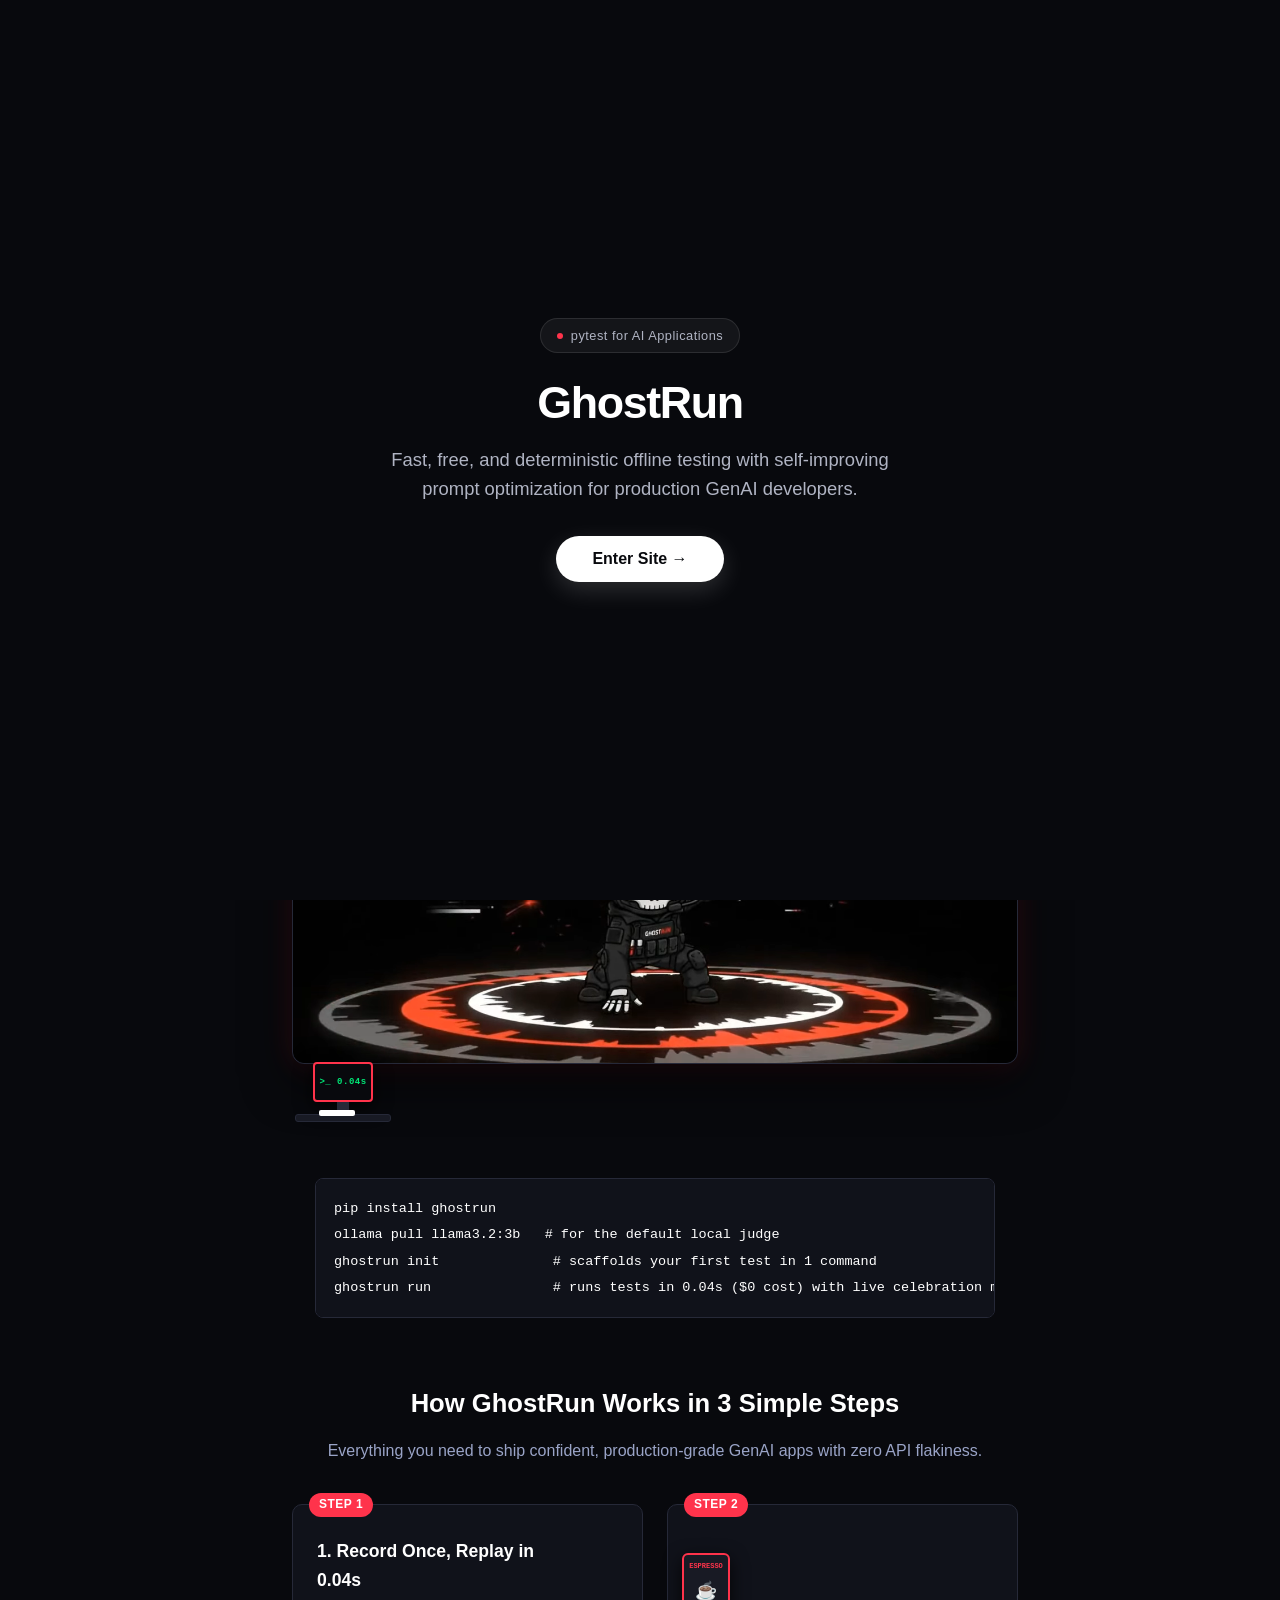
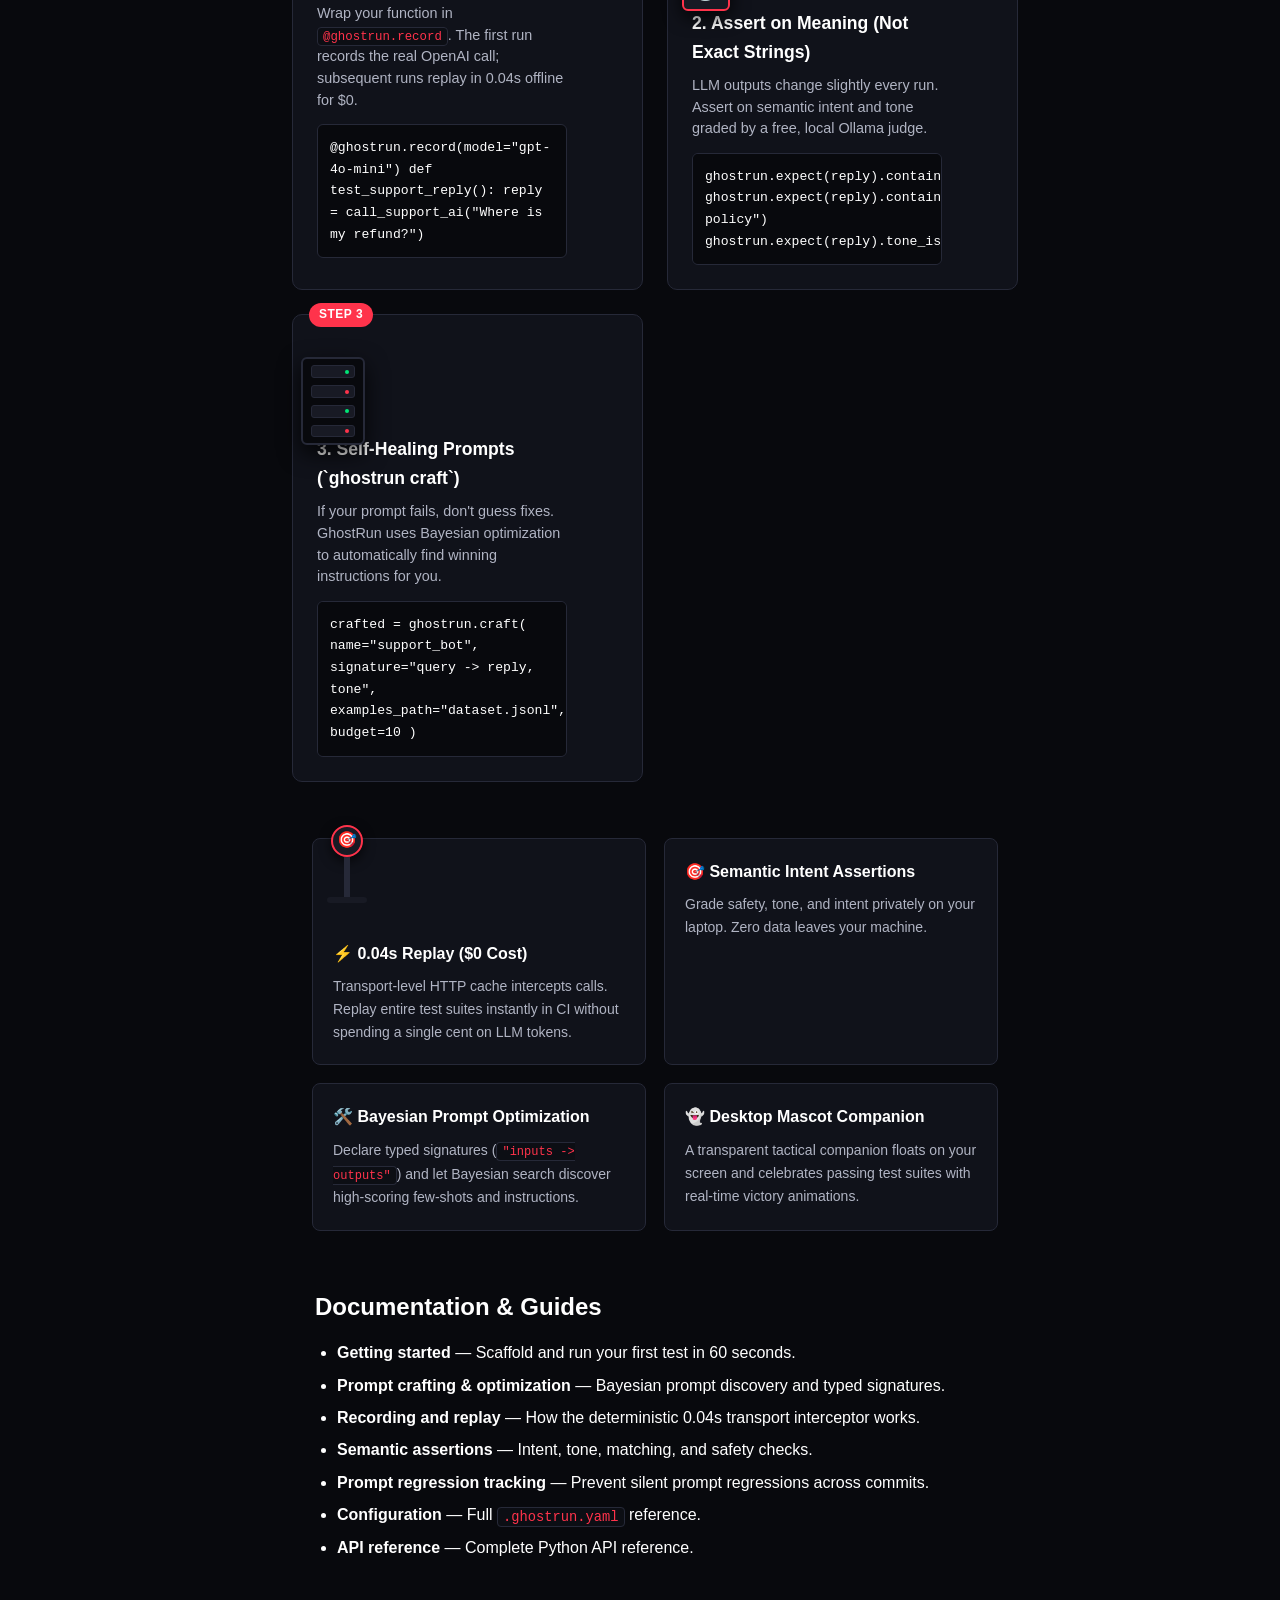
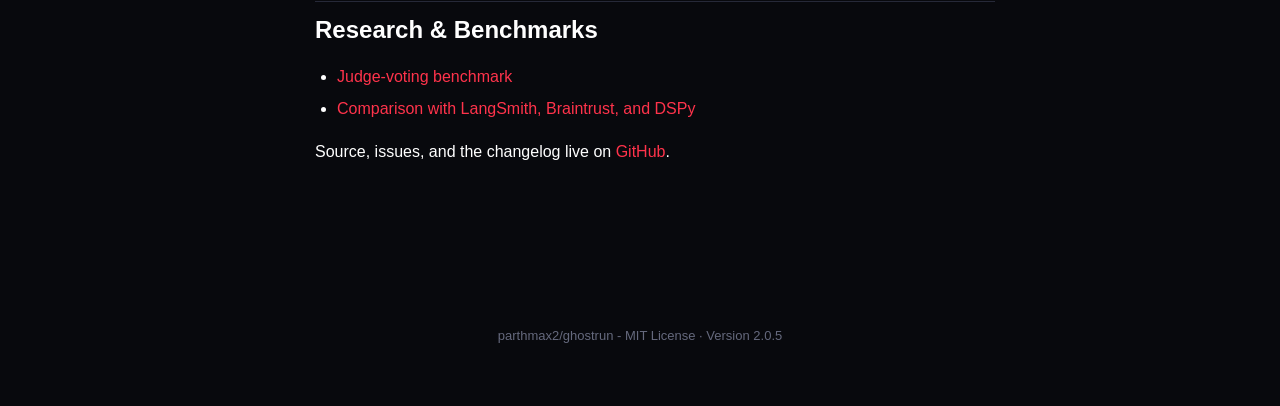
<file: site/index.html>
<!doctype html>
<html lang="en" data-theme="dark">

<head>
  <meta charset="utf-8">
  <meta name="viewport" content="width=device-width, initial-scale=1">
  <title>ghostrun - pytest for AI Apps</title>
  <meta name="description"
    content="pytest for AI Apps — Fast, free, offline testing, semantic intent assertions, and self-improving prompt optimization for Python developers.">
  <link rel="canonical" href="https://ghostrun.parthmax.tech/">
  <meta name="author" content="parthmax2">
  <meta name="keywords"
    content="LLM evals, prompt optimization, prompt crafting, prompt tuning, pytest LLM evals, deterministic LLM tests, prompt regression testing, semantic assertions, OpenAI testing, Anthropic testing, desktop pet, AI companion">
  <meta property="og:type" content="website">
  <meta property="og:title" content="ghostrun - pytest for AI Apps">
  <meta property="og:description"
    content="Write fast, zero-cost tests for your AI prompts, and optimize them automatically when they fail.">
  <meta property="og:url" content="https://ghostrun.parthmax.tech/">
  <meta property="og:site_name" content="ghostrun">
  <meta property="og:image" content="https://ghostrun.parthmax.tech/assets/ghostrun-hero.gif">
  <meta name="twitter:card" content="summary_large_image">
  <meta name="twitter:title" content="ghostrun - pytest for AI Apps">
  <meta name="twitter:description"
    content="Write fast, zero-cost tests for your AI prompts, and optimize them automatically when they fail.">
  <meta name="twitter:image" content="https://ghostrun.parthmax.tech/assets/ghostrun-hero.gif">
  <link rel="icon" href="assets/ghost-icon.png">
  <link rel="stylesheet" href="assets/style.css">
  <link rel="stylesheet" href="assets/tour.css">
  <style>
    /* Premium Modern Dark Styles */
    .hero-badge {
      display: inline-flex;
      align-items: center;
      gap: 8px;
      padding: 4px 14px;
      background: rgba(255, 51, 75, 0.12);
      border: 1px solid rgba(255, 51, 75, 0.35);
      border-radius: 999px;
      font-size: 0.82rem;
      color: #ff334b;
      margin-bottom: 1.2rem;
      font-weight: 600;
    }
    /* True 100% Full-Screen Edge-to-Edge Cinematic Video Intro */
    #cinema-intro {
      position: fixed;
      top: 0;
      left: 0;
      width: 100vw;
      height: 100vh;
      background: #08090d;
      z-index: 999999;
      display: flex;
      flex-direction: column;
      align-items: center;
      justify-content: center;
      overflow: hidden;
      transition: opacity 0.8s cubic-bezier(0.16, 1, 0.3, 1), visibility 0.8s;
    }
    #cinema-intro.dismissed {
      opacity: 0;
      visibility: hidden;
      pointer-events: none;
    }
    .intro-launch-card {
      position: relative;
      z-index: 20;
      display: flex;
      flex-direction: column;
      align-items: center;
      justify-content: center;
      text-align: center;
      background: transparent;
      padding: 2rem 1.5rem;
      max-width: 680px;
      width: 92%;
      transition: opacity 0.5s cubic-bezier(0.16, 1, 0.3, 1), transform 0.5s cubic-bezier(0.16, 1, 0.3, 1);
    }
    .intro-launch-card.hide {
      opacity: 0;
      transform: scale(0.95);
      pointer-events: none;
    }
    .intro-badge-pill {
      display: inline-flex;
      align-items: center;
      gap: 8px;
      padding: 6px 16px;
      background: rgba(255, 255, 255, 0.05);
      border: 1px solid rgba(255, 255, 255, 0.1);
      border-radius: 999px;
      font-size: 0.8rem;
      color: var(--text-dim);
      margin-bottom: 1.5rem;
      letter-spacing: 0.5px;
    }
    .intro-title {
      font-size: 2.8rem;
      font-weight: 800;
      letter-spacing: -0.03em;
      color: #ffffff;
      margin: 0 0 1rem 0;
      line-height: 1.15;
    }
    .intro-desc {
      font-size: 1.15rem;
      color: var(--text-dim);
      max-width: 540px;
      line-height: 1.6;
      margin: 0 0 2rem 0;
    }
    .btn-enter-site {
      background: #ffffff;
      color: #08090d;
      border: none;
      font-weight: 700;
      font-size: 1rem;
      padding: 14px 36px;
      border-radius: 999px;
      cursor: pointer;
      box-shadow: 0 8px 24px rgba(255, 255, 255, 0.15);
      transition: all 0.25s cubic-bezier(0.16, 1, 0.3, 1);
      display: inline-flex;
      align-items: center;
      gap: 10px;
    }
    .btn-enter-site:hover {
      background: #ff334b;
      color: #ffffff;
      box-shadow: 0 0 32px rgba(255, 51, 75, 0.7);
      transform: translateY(-2px);
    }
    .intro-loader-wrap {
      display: none;
      flex-direction: column;
      align-items: center;
      position: absolute;
      z-index: 25;
    }
    .intro-loader-wrap.active {
      display: flex;
    }
    .intro-spinner {
      width: 50px;
      height: 50px;
      border: 3px solid rgba(255, 51, 75, 0.2);
      border-top-color: #ff334b;
      border-radius: 50%;
      animation: spin 0.8s linear infinite;
    }
    @keyframes spin {
      to { transform: rotate(360deg); }
    }
    .intro-video-container {
      position: absolute;
      top: 0;
      left: 0;
      width: 100vw;
      height: 100vh;
      overflow: hidden;
      opacity: 0;
      transition: opacity 0.5s ease;
    }
    .intro-video-container.playing {
      opacity: 1;
    }
    .intro-video-container video {
      width: 100%;
      height: 100%;
      object-fit: cover;
      display: block;
    }
    .intro-hud {
      position: absolute;
      bottom: 30px;
      left: 30px;
      right: 30px;
      display: none;
      align-items: center;
      justify-content: space-between;
      z-index: 30;
      pointer-events: none;
    }
    .intro-hud.active {
      display: flex;
    }
    .intro-tag {
      display: flex;
      align-items: center;
      gap: 10px;
      color: #ff334b;
      background: rgba(8, 9, 13, 0.85);
      backdrop-filter: blur(12px);
      padding: 8px 16px;
      border-radius: 999px;
      border: 1px solid rgba(255, 51, 75, 0.3);
      font-family: var(--font-mono);
      font-size: 0.85rem;
      letter-spacing: 1px;
    }
    .intro-skip-btn {
      pointer-events: auto;
      background: rgba(16, 18, 26, 0.85);
      backdrop-filter: blur(12px);
      border: 1px solid rgba(255, 51, 75, 0.4);
      color: #ffffff;
      padding: 10px 24px;
      border-radius: 999px;
      font-size: 0.9rem;
      cursor: pointer;
      font-weight: 600;
      transition: all 0.25s;
      display: flex;
      align-items: center;
      gap: 8px;
      box-shadow: 0 8px 24px rgba(0, 0, 0, 0.6);
    }
    .intro-skip-btn:hover {
      background: #ff334b;
      color: #ffffff;
      border-color: #ff334b;
      box-shadow: 0 0 24px rgba(255, 51, 75, 0.8);
      transform: scale(1.05);
    }

    /* Video Frame */
    .video-frame {
      position: relative;
      border-radius: 12px;
      overflow: hidden;
      border: 1px solid #262938;
      box-shadow: 0 16px 48px rgba(0, 0, 0, 0.7), 0 0 28px rgba(255, 51, 75, 0.2);
      background: #0c0e14;
      margin: 2.2rem 0;
    }
    .video-frame video {
      width: 100%;
      height: auto;
      display: block;
      border-radius: 12px;
    }
    .steps-container {
      display: grid;
      grid-template-columns: repeat(auto-fit, minmax(280px, 1fr));
      gap: 1.5rem;
      margin: 2.5rem 0;
    }
    .step-card {
      background: #10121a;
      border: 1px solid #262938;
      border-radius: 10px;
      padding: 1.5rem;
      position: relative;
      transition: transform 0.2s, border-color 0.2s;
    }
    .step-card:hover {
      transform: translateY(-3px);
      border-color: #ff334b;
    }
    .step-num {
      position: absolute;
      top: -12px;
      left: 16px;
      background: #ff334b;
      color: #ffffff;
      font-weight: bold;
      font-size: 0.75rem;
      padding: 2px 10px;
      border-radius: 12px;
      text-transform: uppercase;
      letter-spacing: 0.5px;
    }
    .step-card h3 {
      margin-top: 0.5rem;
      margin-bottom: 0.5rem;
      color: #ffffff;
      font-size: 1.1rem;
    }
    .step-card p {
      color: #b0b4c3;
      font-size: 0.9rem;
      line-height: 1.5;
      margin: 0;
    }
    .code-preview {
      background: #08090d;
      border: 1px solid #262938;
      border-radius: 6px;
      padding: 0.75rem;
      margin-top: 0.8rem;
      font-family: var(--font-mono);
      font-size: 0.82rem;
      color: #ffffff;
      overflow-x: auto;
    }
  </style>
</head>

<body>

  <!-- Full-Screen Cinematic Video Intro Experience -->
  <div id="cinema-intro">
    <!-- Step 1: Professional Intro Hero (Unlocks Full Browser Audio on Click) -->
    <div class="intro-launch-card" id="launch-card">
      <div class="intro-badge-pill">
        <span style="display:inline-block; width:6px; height:6px; background:#ff334b; border-radius:50%;"></span>
        pytest for AI Applications
      </div>
      <h1 class="intro-title">GhostRun</h1>
      <p class="intro-desc">
        Fast, free, and deterministic offline testing with self-improving prompt optimization for production GenAI developers.
      </p>
      <button class="btn-enter-site" onclick="startMissionExperience()">
        Enter Site →
      </button>
    </div>

    <!-- Step 2: Cyber Loading Spinner Animation -->
    <div class="intro-loader-wrap" id="intro-loader">
      <div class="intro-spinner"></div>
      <div style="color:#8b9dff; font-family:var(--font-mono); font-size:0.85rem; margin-top:1.2rem; letter-spacing:1px;">
        INITIALIZING MISSION VIDEO...
      </div>
    </div>

    <!-- Step 3: Edge-to-Edge Full Screen Video with Audio -->
    <div class="intro-video-container" id="intro-vid-box">
      <video id="intro-vid" playsinline poster="assets/ghostrun-hero.gif">
        <source src="assets/ghostrun-hero.webm" type="video/webm">
        <source src="assets/ghostrun-hero.mp4" type="video/mp4">
      </video>
    </div>

    <!-- Step 4: Floating Cyber HUD Controls -->
    <div class="intro-hud" id="intro-hud">
      <div class="intro-tag">
        <span style="display:inline-block; width:8px; height:8px; background:#5fd0a0; border-radius:50%; box-shadow:0 0 8px #5fd0a0;"></span>
        GHOSTRUN v2.0.5 // BRIEFING IN PROGRESS
      </div>
      <button class="intro-skip-btn" id="intro-skip" onclick="dismissIntro()">
        Enter GhostRun →
      </button>
    </div>
  </div>

  <!-- Phase 3: Center-Screen Mascot Stage Takeover Modal -->
  <div id="mascot-briefing-stage">
    <div class="stage-content">
      <div class="stage-mascot-avatar" id="stage-avatar" style="width:320px; height:347px; background:url('assets/spritesheet.png') 0px 0px no-repeat; background-size:2560px 3123px; image-rendering:pixelated;"></div>
      <div class="stage-dialogue-box">
        <div class="stage-caller-id">
          <div class="stage-caller-dot"></div>
          <span>OPERATIONAL INTEL // COMMS: GHOST</span>
        </div>
        <p class="stage-speech-text" id="stage-speech-text">
          Listen up. I'm Ghost. Most developers test AI with blind hope and burning cash. Let me walk you through our operational framework.
        </p>
      </div>
      <div class="stage-actions">
        <button class="btn-stage-start" id="btn-stage-start">
          Start Guided Tour →
        </button>
        <button class="btn-stage-skip" id="btn-stage-skip">
          Skip Tour &amp; Read Docs
        </button>
      </div>
    </div>
  </div>

  <script>
    function startMissionExperience() {
      var card = document.getElementById('launch-card');
      var loader = document.getElementById('intro-loader');
      var vidBox = document.getElementById('intro-vid-box');
      var hud = document.getElementById('intro-hud');
      var vid = document.getElementById('intro-vid');

      // 1. Hide Launch Card
      if (card) card.classList.add('hide');

      // 2. Show Cyber Loading Animation
      if (loader) loader.classList.add('active');

      // 3. Start Video with Sound after brief loading animation
      setTimeout(function() {
        if (loader) loader.classList.remove('active');
        if (vidBox) vidBox.classList.add('playing');
        if (hud) hud.classList.add('active');
        if (vid) {
          vid.muted = false;
          vid.volume = 1.0;
          vid.currentTime = 0;
          vid.play().catch(function() {
            vid.muted = true;
            vid.play();
          });
          vid.addEventListener('ended', dismissIntro);
        }
      }, 700);
    }

    function dismissIntro() {
      var intro = document.getElementById('cinema-intro');
      var vid = document.getElementById('intro-vid');
      if (vid) {
        try { vid.pause(); } catch(e) {}
      }
      if (intro && !intro.classList.contains('dismissed')) {
        intro.classList.add('dismissed');
        try {
          sessionStorage.setItem('ghostrun_intro_seen', 'true');
        } catch(e) {}
      }

      // Seamlessly transition into Phase 3 Center-Screen Stage Takeover!
      setTimeout(function() {
        if (window.GhostRunTour && typeof window.GhostRunTour.launchStageBriefing === 'function') {
          window.GhostRunTour.launchStageBriefing();
        }
      }, 500);
    }

    (function() {
      // Animate mascot sprite on launch card
      var sprite = document.getElementById('launch-sprite');
      var frame = 0;
      setInterval(function() {
        frame = (frame + 1) % 8;
        if (sprite) sprite.style.backgroundPosition = '-' + (frame * 96) + 'px -0px';
      }, 120);

      // If user already watched intro in this session, skip intro
      try {
        if (sessionStorage.getItem('ghostrun_intro_seen') === 'true') {
          var el = document.getElementById('cinema-intro');
          if (el) el.style.display = 'none';
        }
      } catch(e) {}
    })();
  </script>

  <header class="site-header">
    <button class="nav-toggle" id="nav-toggle" aria-label="Toggle navigation">
      <svg viewBox="0 0 24 24" fill="none" stroke="currentColor" stroke-width="2" stroke-linecap="round" width="18"
        height="18">
        <line x1="4" y1="7" x2="20" y2="7" />
        <line x1="4" y1="12" x2="20" y2="12" />
        <line x1="4" y1="17" x2="20" y2="17" />
      </svg>
    </button>
    <a class="brand" href="index.html"><img src="assets/ghost-icon.png" alt="">GhostRun</a>
    <div class="header-spacer"></div>
    <div class="search-wrap">
      <span class="search-icon"><svg viewBox="0 0 24 24" fill="none" stroke="currentColor" stroke-width="2"
          stroke-linecap="round" stroke-linejoin="round" width="16" height="16">
          <circle cx="11" cy="11" r="7" />
          <line x1="21" y1="21" x2="16.65" y2="16.65" />
        </svg></span>
      <input class="search-input" id="search-input" type="text" placeholder="Search docs..." autocomplete="off">
      <div class="search-results" id="search-results"></div>
    </div>
    <div class="header-actions" style="display:flex; align-items:center; gap:8px;">
      <button class="btn-retour" id="btn-re-tour" onclick="if(window.GhostRunTour) window.GhostRunTour.startStationTour();" title="Re-launch Guided Tactical Tour">
        <span style="color:#ff334b;">⚡</span> Re-Tour
      </button>
      <a class="icon-btn" href="https://github.com/parthmax2/ghostrun" target="_blank" rel="noopener"
        aria-label="GitHub repository">
        <svg viewBox="0 0 16 16" width="18" height="18" fill="currentColor">
          <path
            d="M8 0C3.58 0 0 3.58 0 8c0 3.54 2.29 6.53 5.47 7.59.4.07.55-.17.55-.38 0-.19-.01-.82-.01-1.49-2.01.37-2.53-.49-2.69-.94-.09-.23-.48-.94-.82-1.13-.28-.15-.68-.52-.01-.53.63-.01 1.08.58 1.23.82.72 1.21 1.87.87 2.33.66.07-.52.28-.87.51-1.07-1.78-.2-3.64-.89-3.64-3.95 0-.87.31-1.59.82-2.15-.08-.2-.36-1.02.08-2.12 0 0 .67-.21 2.2.82.64-.18 1.32-.27 2-.27.68 0 1.36.09 2 .27 1.53-1.04 2.2-.82 2.2-.82.44 1.1.16 1.92.08 2.12.51.56.82 1.27.82 2.15 0 3.07-1.87 3.75-3.65 3.95.29.25.54.73.54 1.48 0 1.07-.01 1.93-.01 2.2 0 .21.15.46.55.38A8.01 8.01 0 0 0 16 8c0-4.42-3.58-8-8-8z" />
        </svg>
      </a>
    </div>
  </header>

  <div class="scrim" id="scrim"></div>

  <div class="shell">
    <nav class="sidebar" aria-label="Sidebar">
      <div class="side-group">
        <div class="side-group-title">Guide</div>
        <a class="side-link" href="guide/getting-started.html">Getting started</a>
        <a class="side-link" href="guide/craft.html">Prompt crafting & optimization ⚡</a>
        <a class="side-link" href="guide/recording.html">Recording and replay</a>
        <a class="side-link" href="guide/assertions.html">Semantic assertions</a>
        <a class="side-link" href="guide/regression-tracking.html">Prompt regression tracking</a>
        <a class="side-link" href="guide/llm-regression-testing.html">LLM regression testing</a>
        <a class="side-link" href="guide/pytest-llm-evals.html">Pytest LLM evals</a>
        <a class="side-link" href="guide/test-openai-apps-offline.html">Test OpenAI apps offline</a>
        <a class="side-link" href="guide/configuration.html">Configuration</a>
        <a class="side-link" href="guide/api-reference.html">API reference</a>
        <a class="side-link" href="guide/why-not-diy.html">Why not just ask an LLM?</a>
      </div>
      <div class="side-group">
        <div class="side-group-title">Research</div>
        <a class="side-link" href="research/comparison.html">Comparison with other tools</a>
        <a class="side-link" href="research/judge-voting-benchmark.html">Judge-voting benchmark</a>
      </div>
    </nav>

    <main class="main">
      <div class="article" style="max-width:960px">

        <div class="home-hero">
          <div class="hero-badge">✨ Version 2.0.5 Live · Self-Improving Prompt Crafting + Desktop Companion</div>

          <!-- Interactive Live Mascot Canvas -->
          <div style="display:flex; flex-direction:column; align-items:center; margin-bottom:1.5rem;">
            <div id="hero-pet" style="width:115px; height:125px; background:url('assets/spritesheet.png') 0px 0px no-repeat; background-size:920px 1125px; image-rendering:pixelated; cursor:pointer; transition:transform 0.15s ease;" title="Click me to change animation!"></div>
            <div style="display:flex; gap:6px; margin-top:8px; flex-wrap:wrap; justify-content:center;">
              <button onclick="setPetState(0)" class="pet-pill active" id="pill-0">Idle</button>
              <button onclick="setPetState(1)" class="pet-pill" id="pill-1">Run 🏃</button>
              <button onclick="setPetState(4)" class="pet-pill" id="pill-4">Jump 🏆</button>
              <button onclick="setPetState(3)" class="pet-pill" id="pill-3">Wave 👋</button>
              <button onclick="setPetState(7)" class="pet-pill" id="pill-7">Think ⚡</button>
              <button onclick="setPetState(8)" class="pet-pill" id="pill-8">Review 🎖️</button>
              <button onclick="setPetState(5)" class="pet-pill" id="pill-5">Fail 💀</button>
            </div>
          </div>

          <style>
            .pet-pill {
              background: rgba(255,255,255,0.06);
              border: 1px solid rgba(255,255,255,0.12);
              color: #9aa4c7;
              padding: 4px 12px;
              border-radius: 999px;
              font-size: 0.8rem;
              cursor: pointer;
              transition: all 0.2s;
            }
            .pet-pill:hover, .pet-pill.active {
              background: #8b9dff;
              color: #0b0e1a;
              font-weight: 600;
              border-color: #8b9dff;
              box-shadow: 0 0 14px rgba(139,157,255,0.6);
            }
          </style>

          <script>
            let currentPetRow = 0;
            let currentPetFrame = 0;
            let petTimer = null;
            const heroPet = document.getElementById('hero-pet');
            const fw = 115, fh = 125;
            const petSpeeds = { 0: 120, 1: 110, 3: 120, 4: 100, 5: 150, 7: 70, 8: 90 };

            function updateHeroPet() {
              currentPetFrame = (currentPetFrame + 1) % 8;
              if (heroPet) {
                heroPet.style.backgroundPosition = `-${currentPetFrame * fw}px -${currentPetRow * fh}px`;
              }
            }

            function setPetState(row) {
              currentPetRow = row;
              currentPetFrame = 0;
              document.querySelectorAll('.pet-pill').forEach(b => b.classList.remove('active'));
              const activeBtn = document.getElementById(`pill-${row}`);
              if (activeBtn) activeBtn.classList.add('active');
              if (petTimer) clearInterval(petTimer);
              petTimer = setInterval(updateHeroPet, petSpeeds[row] || 110);
            }

            if (heroPet) {
              heroPet.addEventListener('click', () => {
                const states = [0, 1, 4, 3, 7, 8, 5];
                const nextIdx = (states.indexOf(currentPetRow) + 1) % states.length;
                setPetState(states[nextIdx]);
              });
              setPetState(0);
            }
          </script>

          <h1>pytest for AI Apps</h1>
          <p class="tagline">Fast, free, offline testing, semantic intent assertions, and self-improving prompt optimization for Python developers.</p>
          <div class="home-cta">
            <a class="btn btn-primary" href="guide/getting-started.html">Quickstart Guide</a>
            <a class="btn btn-ghost" href="guide/craft.html">Prompt Crafting ⚡</a>
            <a class="btn btn-ghost" href="https://github.com/parthmax2/ghostrun" target="_blank" rel="noopener">GitHub</a>
          </div>
        </div>

        <!-- High-Definition Hero Video Demo with Tactical Companion Workflow -->
        <div class="video-frame">
          <video autoplay loop muted playsinline poster="assets/ghostrun-hero.gif">
            <source src="assets/ghostrun-hero.webm" type="video/webm">
            <source src="assets/ghostrun-hero.mp4" type="video/mp4">
            <img src="assets/ghostrun-hero.gif" alt="GhostRun AI Prompt Testing & Optimization Demo">
          </video>
        </div>

        <div class="home-quickstart" style="position:relative; margin-top:2.5rem;">
          <!-- Interactive Station 1: Cyber PC Desk (Cleanly positioned on top-right ledge) -->
          <div class="mascot-station station-pc-desk" id="station-pc" style="top:-42px; right:20px;" title="Click to summon GhostRun to test code!">
            <div class="pc-monitor"></div>
            <div class="pc-stand"></div>
            <div class="pc-desk-top"></div>
            <div class="pc-keyboard"></div>
          </div>

          <pre><code>pip install ghostrun
ollama pull llama3.2:3b   # for the default local judge
ghostrun init              # scaffolds your first test in 1 command
ghostrun run               # runs tests in 0.04s ($0 cost) with live celebration mascot!</code></pre>
        </div>

        <!-- Beginner Developer 3-Step Journey -->
        <h2 style="text-align:center; margin-top:3.5rem; border:none; font-size:1.6rem;">How GhostRun Works in 3 Simple Steps</h2>
        <p style="text-align:center; color:#9aa4c7; margin-bottom:2rem;">Everything you need to ship confident, production-grade GenAI apps with zero API flakiness.</p>

        <div class="steps-container" style="position:relative;">
          <div class="step-card" style="position:relative; padding-right:75px;">
            <div class="step-num">Step 1</div>
            <h3>1. Record Once, Replay in 0.04s</h3>
            <p>Wrap your function in <code>@ghostrun.record</code>. The first run records the real OpenAI call; subsequent runs replay in 0.04s offline for $0.</p>
            <div class="code-preview">@ghostrun.record(model="gpt-4o-mini")
def test_support_reply():
    reply = call_support_ai("Where is my refund?")</div>
          </div>

          <div class="step-card" style="position:relative; padding-right:75px;">
            <!-- Interactive Station 2: Cyber Coffee Station -->
            <div class="mascot-station station-coffee-bar" id="station-coffee" style="top:18px; right:16px;" title="Click to call GhostRun for a coffee break!">
              <div class="coffee-machine"></div>
            </div>

            <div class="step-num">Step 2</div>
            <h3>2. Assert on Meaning (Not Exact Strings)</h3>
            <p>LLM outputs change slightly every run. Assert on semantic intent and tone graded by a free, local Ollama judge.</p>
            <div class="code-preview">ghostrun.expect(reply).contains_intent("apology")
ghostrun.expect(reply).contains_intent("refund policy")
ghostrun.expect(reply).tone_is("empathetic")</div>
          </div>

          <div class="step-card" style="position:relative; padding-right:75px;">
            <!-- Interactive Station 3: Tactical Server Rack -->
            <div class="mascot-station station-server-rack" id="station-server" style="top:18px; right:16px;" title="Click to have GhostRun inspect the AI servers!">
              <div class="server-unit"><div class="server-led"></div></div>
              <div class="server-unit"><div class="server-led red"></div></div>
              <div class="server-unit"><div class="server-led"></div></div>
              <div class="server-unit"><div class="server-led red"></div></div>
            </div>

            <div class="step-num">Step 3</div>
            <h3>3. Self-Healing Prompts (`ghostrun craft`)</h3>
            <p>If your prompt fails, don't guess fixes. GhostRun uses Bayesian optimization to automatically find winning instructions for you.</p>
            <div class="code-preview">crafted = ghostrun.craft(
    name="support_bot",
    signature="query -> reply, tone",
    examples_path="dataset.jsonl",
    budget=10
)</div>
          </div>
        </div>

        <!-- 4 Core Feature Cards with Target Dummy -->
        <div class="home-grid" style="position:relative;">
          <div class="home-card" style="position:relative; padding-top:24px;">
            <!-- Interactive Station 4: Bug Dummy (Safely anchored in top-right corner with ample padding) -->
            <div class="mascot-station station-bug-dummy" id="station-dummy" style="top:-38px; right:16px;" title="Click for tactical training!">
              <div class="dummy-head">🎯</div>
              <div class="dummy-pole"></div>
              <div class="dummy-base"></div>
            </div>

            <h3>⚡ 0.04s Replay ($0 Cost)</h3>
            <p>Transport-level HTTP cache intercepts calls. Replay entire test suites instantly in CI without spending a single cent on LLM tokens.</p>
          </div>
          <div class="home-card">
            <h3>🎯 Semantic Intent Assertions</h3>
            <p>Grade safety, tone, and intent privately on your laptop. Zero data leaves your machine.</p>
          </div>
          <div class="home-card">
            <h3>🛠️ Bayesian Prompt Optimization</h3>
            <p>Declare typed signatures (<code>"inputs -> outputs"</code>) and let Bayesian search discover high-scoring few-shots and instructions.</p>
          </div>
          <div class="home-card">
            <h3>👻 Desktop Mascot Companion</h3>
            <p>A transparent tactical companion floats on your screen and celebrates passing test suites with real-time victory animations.</p>
          </div>
        </div>

        <div class="home-quickstart" style="margin-top:3rem;">
          <h2 style="border-top:none">Documentation & Guides</h2>
          <ul>
            <li><a href="guide/getting-started.html"><strong>Getting started</strong></a> — Scaffold and run your first test in 60 seconds.</li>
            <li><a href="guide/craft.html"><strong>Prompt crafting & optimization</strong></a> — Bayesian prompt discovery and typed signatures.</li>
            <li><a href="guide/recording.html"><strong>Recording and replay</strong></a> — How the deterministic 0.04s transport interceptor works.</li>
            <li><a href="guide/assertions.html"><strong>Semantic assertions</strong></a> — Intent, tone, matching, and safety checks.</li>
            <li><a href="guide/regression-tracking.html"><strong>Prompt regression tracking</strong></a> — Prevent silent prompt regressions across commits.</li>
            <li><a href="guide/configuration.html"><strong>Configuration</strong></a> — Full <code>.ghostrun.yaml</code> reference.</li>
            <li><a href="guide/api-reference.html"><strong>API reference</strong></a> — Complete Python API reference.</li>
          </ul>
          <h2>Research & Benchmarks</h2>
          <ul>
            <li><a href="research/judge-voting-benchmark.html">Judge-voting benchmark</a></li>
            <li><a href="research/comparison.html">Comparison with LangSmith, Braintrust, and DSPy</a></li>
          </ul>
          <p>Source, issues, and the changelog live on <a href="https://github.com/parthmax2/ghostrun" target="_blank"
              rel="noopener">GitHub</a>.</p>
        </div>

      </div>
    </main>
  </div>

  <footer class="site-footer">
    <a href="https://github.com/parthmax2/ghostrun" target="_blank" rel="noopener">parthmax2/ghostrun</a> - MIT License · Version 2.0.5
  </footer>

  <script src="assets/search-index.js"></script>
  <script src="assets/tour.js"></script>
  <script src="assets/app.js"></script>
</body>

</html>
</file>
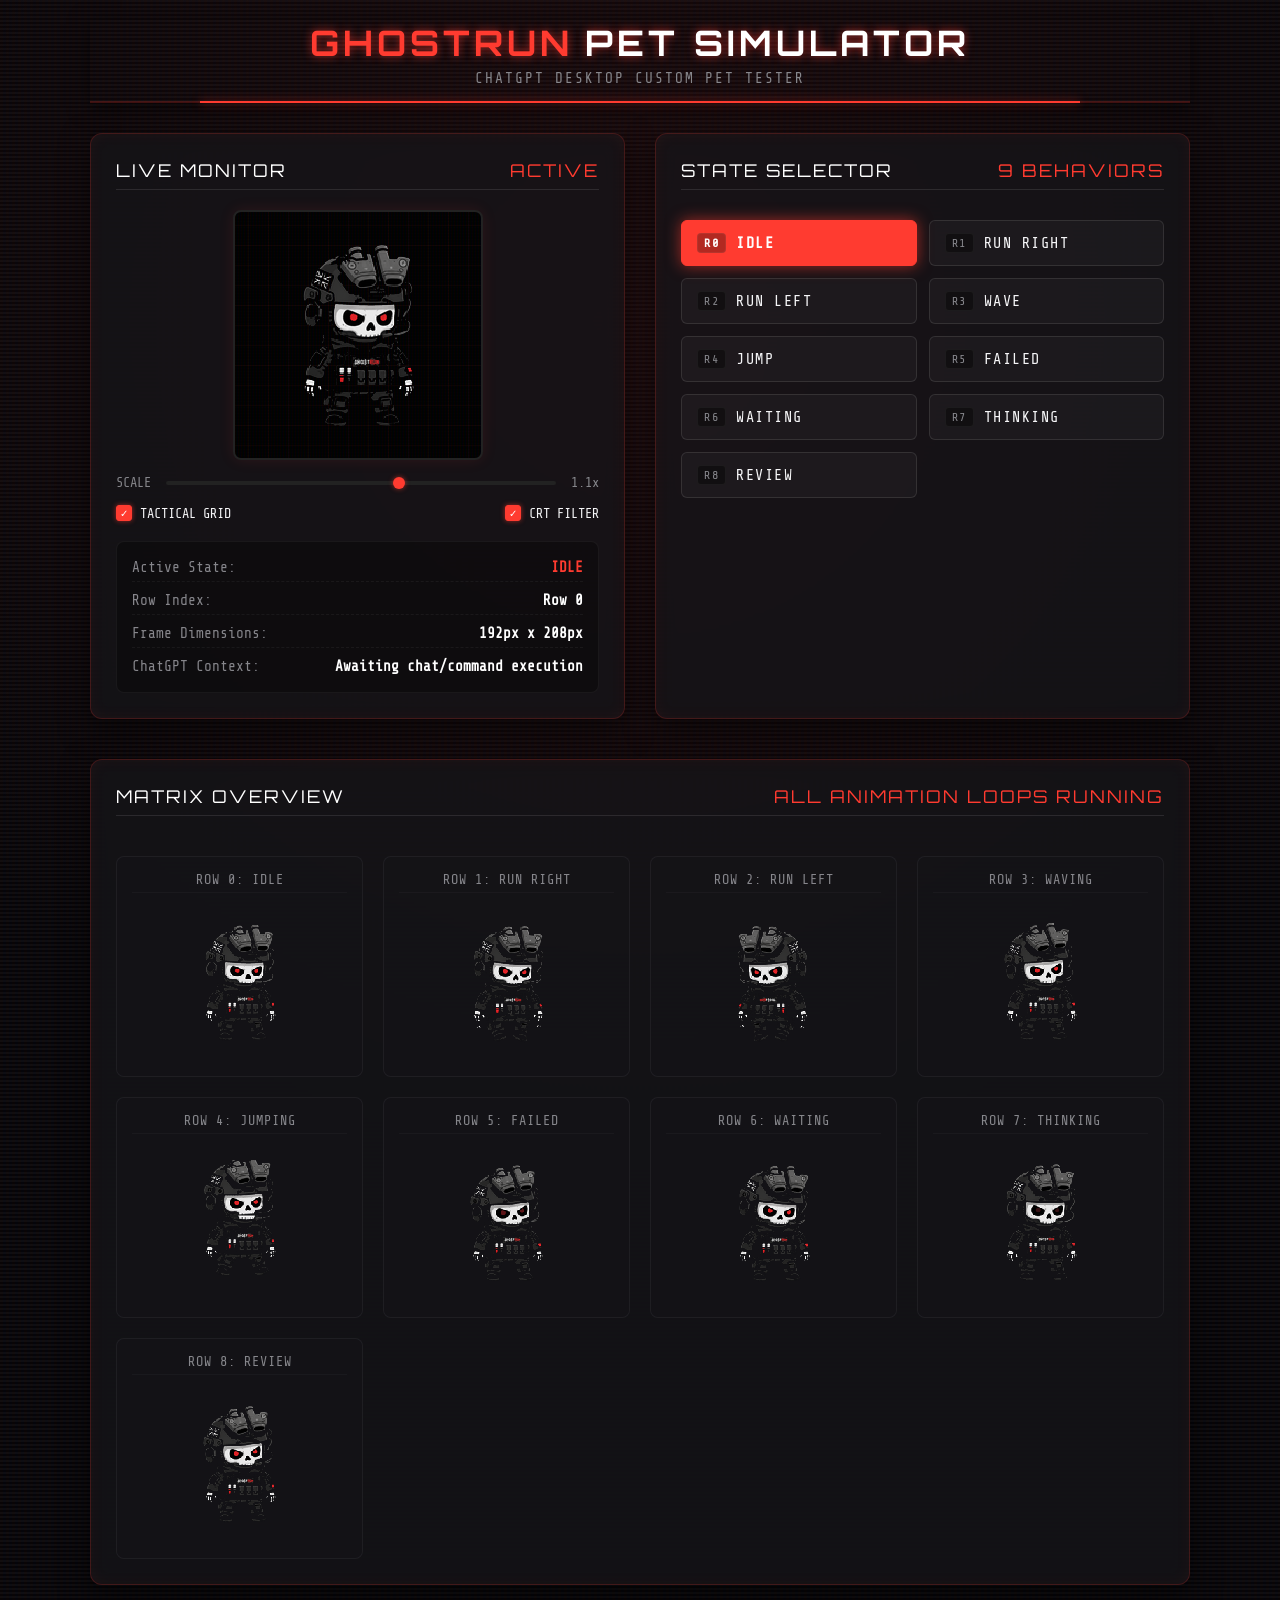
<file: ghostrun-pet/preview.html>
<!DOCTYPE html>
<html lang="en">
<head>
  <meta charset="UTF-8">
  <meta name="viewport" content="width=device-width, initial-scale=1.0">
  <title>GhostRun - GPT Pet Simulator</title>
  <link rel="preconnect" href="https://fonts.googleapis.com">
  <link rel="preconnect" href="https://fonts.gstatic.com" crossorigin>
  <link href="https://fonts.googleapis.com/css2?family=Share+Tech+Mono&family=Orbitron:wght@400;700&display=swap" rel="stylesheet">
  <style>
    :root {
      --bg-color: #0b0b0c;
      --panel-bg: rgba(22, 22, 26, 0.7);
      --border-color: rgba(255, 59, 48, 0.2);
      --border-glow: rgba(255, 59, 48, 0.4);
      --accent-color: #ff3b30;
      --accent-glow: rgba(255, 59, 48, 0.6);
      --text-color: #f5f5f7;
      --text-muted: #86868b;
    }

    * {
      box-sizing: border-box;
      margin: 0;
      padding: 0;
    }

    body {
      font-family: 'Share Tech Mono', monospace;
      background-color: var(--bg-color);
      color: var(--text-color);
      min-height: 100vh;
      display: flex;
      flex-direction: column;
      align-items: center;
      padding: 20px;
      overflow-x: hidden;
      background-image: 
        radial-gradient(circle at 50% 20%, rgba(255, 59, 48, 0.08) 0%, transparent 60%),
        linear-gradient(rgba(18, 18, 18, 0.5) 50%, rgba(0, 0, 0, 0.5) 50%),
        linear-gradient(90deg, rgba(255, 0, 0, 0.03) 50%, rgba(0, 255, 0, 0.01) 50%, rgba(0, 0, 255, 0.03) 50%);
      background-size: 100% 100%, 100% 4px, 6px 100%;
    }

    header {
      text-align: center;
      margin-bottom: 30px;
      border-bottom: 2px solid var(--border-color);
      padding-bottom: 15px;
      width: 100%;
      max-width: 1100px;
      box-shadow: 0 4px 20px rgba(0,0,0,0.5);
      position: relative;
    }

    header::after {
      content: '';
      position: absolute;
      bottom: -2px;
      left: 10%;
      width: 80%;
      height: 2px;
      background: var(--accent-color);
      box-shadow: 0 0 10px var(--accent-glow);
    }

    h1 {
      font-family: 'Orbitron', sans-serif;
      font-weight: 700;
      font-size: 2.2rem;
      letter-spacing: 4px;
      text-transform: uppercase;
      color: #fff;
      text-shadow: 0 0 10px var(--accent-glow);
      display: flex;
      align-items: center;
      justify-content: center;
      gap: 12px;
    }

    h1 span {
      color: var(--accent-color);
    }

    .subtitle {
      font-size: 0.9rem;
      color: var(--text-muted);
      margin-top: 5px;
      letter-spacing: 2px;
      text-transform: uppercase;
    }

    .main-container {
      display: grid;
      grid-template-columns: 1fr 1fr;
      gap: 30px;
      width: 100%;
      max-width: 1100px;
      margin-bottom: 30px;
    }

    @media (max-width: 768px) {
      .main-container {
        grid-template-columns: 1fr;
      }
    }

    .panel {
      background: var(--panel-bg);
      border: 1px solid var(--border-color);
      border-radius: 12px;
      padding: 25px;
      display: flex;
      flex-direction: column;
      align-items: center;
      justify-content: flex-start;
      backdrop-filter: blur(10px);
      box-shadow: inset 0 0 15px rgba(255, 59, 48, 0.05), 0 10px 30px rgba(0,0,0,0.5);
      transition: border-color 0.3s;
    }

    .panel:hover {
      border-color: var(--border-glow);
    }

    .panel-title {
      font-family: 'Orbitron', sans-serif;
      font-size: 1.1rem;
      text-transform: uppercase;
      letter-spacing: 2px;
      margin-bottom: 20px;
      color: #fff;
      border-bottom: 1px solid rgba(255,255,255,0.1);
      padding-bottom: 8px;
      width: 100%;
      text-align: left;
      display: flex;
      justify-content: space-between;
    }

    .panel-title span {
      color: var(--accent-color);
    }

    /* Target pet viewport */
    .viewport {
      width: 250px;
      height: 250px;
      background-color: #000;
      border: 2px solid #222;
      border-radius: 8px;
      display: flex;
      align-items: center;
      justify-content: center;
      position: relative;
      overflow: hidden;
      box-shadow: inset 0 0 20px rgba(0,0,0,0.9), 0 0 15px rgba(255, 59, 48, 0.1);
    }

    .viewport::before {
      content: '';
      position: absolute;
      top: 0;
      left: 0;
      right: 0;
      bottom: 0;
      background: linear-gradient(rgba(18, 16, 16, 0) 50%, rgba(0, 0, 0, 0.25) 50%), linear-gradient(90deg, rgba(255, 0, 0, 0.06), rgba(0, 255, 0, 0.02), rgba(0, 0, 255, 0.06));
      background-size: 100% 3px, 3px 100%;
      z-index: 2;
      pointer-events: none;
    }

    /* Grid overlay for retro tactical view */
    .viewport.grid-active::after {
      content: '';
      position: absolute;
      top: 0;
      left: 0;
      width: 100%;
      height: 100%;
      background-image: 
        linear-gradient(rgba(255, 59, 48, 0.05) 1px, transparent 1px),
        linear-gradient(90deg, rgba(255, 59, 48, 0.05) 1px, transparent 1px);
      background-size: 20px 20px;
      background-position: center;
      z-index: 1;
      pointer-events: none;
    }

    /* The sprite container representing a single frame */
    .sprite-display {
      width: 192px;
      height: 208px;
      background-image: url('spritesheet.png');
      background-repeat: no-repeat;
      background-position-x: 0px;
      background-position-y: 0px;
      image-rendering: pixelated; /* Crucial: Matches ChatGPT Desktop app */
      z-index: 2;
      transform: scale(1.1);
      transition: transform 0.1s;
    }

    .controls-grid {
      display: grid;
      grid-template-columns: repeat(2, 1fr);
      gap: 12px;
      width: 100%;
      margin-top: 10px;
    }

    .btn {
      background: rgba(255, 255, 255, 0.03);
      border: 1px solid rgba(255, 255, 255, 0.1);
      border-radius: 6px;
      color: var(--text-color);
      padding: 12px 15px;
      font-family: 'Share Tech Mono', monospace;
      font-size: 0.95rem;
      cursor: pointer;
      text-transform: uppercase;
      letter-spacing: 1.5px;
      transition: all 0.2s;
      display: flex;
      align-items: center;
      justify-content: flex-start;
      gap: 10px;
      text-align: left;
    }

    .btn:hover {
      background: rgba(255, 59, 48, 0.1);
      border-color: var(--accent-color);
      box-shadow: 0 0 10px rgba(255, 59, 48, 0.15);
      color: #fff;
    }

    .btn.active {
      background: var(--accent-color);
      border-color: var(--accent-color);
      box-shadow: 0 0 15px var(--accent-glow);
      color: #fff;
      font-weight: bold;
    }

    .btn-num {
      background: rgba(0,0,0,0.4);
      padding: 2px 6px;
      border-radius: 4px;
      font-size: 0.75rem;
      color: var(--text-muted);
      border: 1px solid rgba(255,255,255,0.05);
    }
    
    .btn.active .btn-num {
      color: #fff;
      background: rgba(0,0,0,0.3);
    }

    .info-box {
      width: 100%;
      background: rgba(0, 0, 0, 0.3);
      border: 1px solid rgba(255, 255, 255, 0.05);
      border-radius: 8px;
      padding: 15px;
      margin-top: 20px;
      font-size: 0.9rem;
      line-height: 1.4;
    }

    .info-row {
      display: flex;
      justify-content: space-between;
      margin-bottom: 8px;
      border-bottom: 1px dashed rgba(255,255,255,0.05);
      padding-bottom: 4px;
    }

    .info-row:last-child {
      margin-bottom: 0;
      border-bottom: none;
      padding-bottom: 0;
    }

    .info-label {
      color: var(--text-muted);
    }

    .info-value {
      color: #fff;
      font-weight: bold;
    }

    .options {
      margin-top: 15px;
      width: 100%;
      display: flex;
      justify-content: space-between;
      gap: 15px;
    }

    .toggle-container {
      display: flex;
      align-items: center;
      gap: 8px;
      cursor: pointer;
      font-size: 0.85rem;
      user-select: none;
    }

    .toggle-container input {
      display: none;
    }

    .toggle-box {
      width: 16px;
      height: 16px;
      border: 1px solid rgba(255,255,255,0.2);
      border-radius: 3px;
      display: flex;
      align-items: center;
      justify-content: center;
      transition: all 0.2s;
    }

    .toggle-container input:checked + .toggle-box {
      background: var(--accent-color);
      border-color: var(--accent-color);
      box-shadow: 0 0 5px var(--accent-glow);
    }

    .toggle-container input:checked + .toggle-box::after {
      content: '✓';
      color: #fff;
      font-size: 10px;
    }

    /* Grid layout preview of all rows */
    .grid-panel {
      width: 100%;
      max-width: 1100px;
      margin-top: 10px;
    }

    .all-states-grid {
      display: grid;
      grid-template-columns: repeat(auto-fill, minmax(200px, 1fr));
      gap: 20px;
      width: 100%;
      margin-top: 20px;
    }

    .state-card {
      background: rgba(22, 22, 26, 0.4);
      border: 1px solid rgba(255, 255, 255, 0.05);
      border-radius: 8px;
      padding: 15px;
      display: flex;
      flex-direction: column;
      align-items: center;
      transition: border-color 0.2s;
    }

    .state-card:hover {
      border-color: rgba(255, 59, 48, 0.15);
    }

    .state-card-title {
      font-size: 0.85rem;
      text-transform: uppercase;
      letter-spacing: 1px;
      margin-bottom: 10px;
      color: var(--text-muted);
      width: 100%;
      text-align: center;
      border-bottom: 1px solid rgba(255,255,255,0.03);
      padding-bottom: 5px;
    }

    .state-card .sprite-display {
      transform: scale(0.7);
      margin: -25px 0; /* Offset scale margins */
    }

    /* Slider for Scaling */
    .slider-container {
      width: 100%;
      display: flex;
      align-items: center;
      gap: 15px;
      margin-top: 15px;
      font-size: 0.85rem;
      color: var(--text-muted);
    }

    .slider {
      flex-grow: 1;
      -webkit-appearance: none;
      height: 4px;
      border-radius: 2px;
      background: #222;
      outline: none;
    }

    .slider::-webkit-slider-thumb {
      -webkit-appearance: none;
      width: 12px;
      height: 12px;
      border-radius: 50%;
      background: var(--accent-color);
      cursor: pointer;
      box-shadow: 0 0 5px var(--accent-glow);
    }
  </style>
</head>
<body>

  <header>
    <h1><span>GHOSTRUN</span> PET SIMULATOR</h1>
    <div class="subtitle">ChatGPT Desktop Custom Pet Tester</div>
  </header>

  <div class="main-container">
    
    <!-- LEFT PANEL: The Interactive Viewer -->
    <div class="panel">
      <div class="panel-title">LIVE MONITOR <span>ACTIVE</span></div>
      
      <div class="viewport grid-active" id="viewport">
        <div class="sprite-display" id="main-sprite"></div>
      </div>

      <div class="slider-container">
        <span>SCALE</span>
        <input type="range" min="0.5" max="1.5" step="0.05" value="1.1" class="slider" id="scale-slider">
        <span id="scale-val">1.1x</span>
      </div>

      <div class="options">
        <label class="toggle-container">
          <input type="checkbox" checked id="grid-toggle">
          <div class="toggle-box"></div>
          <span>TACTICAL GRID</span>
        </label>
        
        <label class="toggle-container">
          <input type="checkbox" checked id="scanline-toggle">
          <div class="toggle-box"></div>
          <span>CRT FILTER</span>
        </label>
      </div>

      <div class="info-box">
        <div class="info-row">
          <span class="info-label">Active State:</span>
          <span class="info-value" id="info-state" style="color: var(--accent-color);">IDLE</span>
        </div>
        <div class="info-row">
          <span class="info-label">Row Index:</span>
          <span class="info-value" id="info-row">Row 0</span>
        </div>
        <div class="info-row">
          <span class="info-label">Frame Dimensions:</span>
          <span class="info-value">192px x 208px</span>
        </div>
        <div class="info-row">
          <span class="info-label">ChatGPT Context:</span>
          <span class="info-value" id="info-context">App open, waiting for run</span>
        </div>
      </div>
    </div>

    <!-- RIGHT PANEL: Action Controller -->
    <div class="panel">
      <div class="panel-title">STATE SELECTOR <span>9 BEHAVIORS</span></div>
      
      <div class="controls-grid">
        <button class="btn active" data-row="0" data-name="Idle" data-context="Awaiting chat/command execution">
          <span class="btn-num">R0</span> Idle
        </button>
        
        <button class="btn" data-row="1" data-name="Running (Right)" data-context="Agent is executing background task">
          <span class="btn-num">R1</span> Run Right
        </button>
        
        <button class="btn" data-row="2" data-name="Running (Left)" data-context="Agent is executing background task">
          <span class="btn-num">R2</span> Run Left
        </button>
        
        <button class="btn" data-row="3" data-name="Waving" data-context="Greeting user or task finished successfully">
          <span class="btn-num">R3</span> Wave
        </button>
        
        <button class="btn" data-row="4" data-name="Jumping" data-context="Triggered action or celebration">
          <span class="btn-num">R4</span> Jump
        </button>
        
        <button class="btn" data-row="5" data-name="Failed" data-context="Task aborted, connection error, or run failed">
          <span class="btn-num">R5</span> Failed
        </button>
        
        <button class="btn" data-row="6" data-name="Waiting" data-context="Paused. Awaiting user input or confirm prompt">
          <span class="btn-num">R6</span> Waiting
        </button>
        
        <button class="btn" data-row="7" data-name="Running (General)" data-context="Active LLM reasoning / tool calling">
          <span class="btn-num">R7</span> Thinking
        </button>
        
        <button class="btn" data-row="8" data-name="Review" data-context="Prompt complete, awaiting your review/approval">
          <span class="btn-num">R8</span> Review
        </button>
      </div>
    </div>

  </div>

  <!-- BOTTOM PANEL: Overview grid of all animations running together -->
  <div class="panel grid-panel">
    <div class="panel-title">MATRIX OVERVIEW <span>ALL ANIMATION LOOPS RUNNING</span></div>
    
    <div class="all-states-grid">
      <div class="state-card">
        <div class="state-card-title">Row 0: Idle</div>
        <div class="sprite-display all-loop" data-row="0"></div>
      </div>
      <div class="state-card">
        <div class="state-card-title">Row 1: Run Right</div>
        <div class="sprite-display all-loop" data-row="1"></div>
      </div>
      <div class="state-card">
        <div class="state-card-title">Row 2: Run Left</div>
        <div class="sprite-display all-loop" data-row="2"></div>
      </div>
      <div class="state-card">
        <div class="state-card-title">Row 3: Waving</div>
        <div class="sprite-display all-loop" data-row="3"></div>
      </div>
      <div class="state-card">
        <div class="state-card-title">Row 4: Jumping</div>
        <div class="sprite-display all-loop" data-row="4"></div>
      </div>
      <div class="state-card">
        <div class="state-card-title">Row 5: Failed</div>
        <div class="sprite-display all-loop" data-row="5"></div>
      </div>
      <div class="state-card">
        <div class="state-card-title">Row 6: Waiting</div>
        <div class="sprite-display all-loop" data-row="6"></div>
      </div>
      <div class="state-card">
        <div class="state-card-title">Row 7: Thinking</div>
        <div class="sprite-display all-loop" data-row="7"></div>
      </div>
      <div class="state-card">
        <div class="state-card-title">Row 8: Review</div>
        <div class="sprite-display all-loop" data-row="8"></div>
      </div>
    </div>
  </div>

  <script>
    // Simulator states
    let activeRow = 0;
    let frameIndex = 0;
    let timerId = null;
    const totalFrames = 8;
    const frameWidth = 192;
    const frameHeight = 208;
    
    const mainSprite = document.getElementById('main-sprite');
    const infoState = document.getElementById('info-state');
    const infoRow = document.getElementById('info-row');
    const infoContext = document.getElementById('info-context');
    const buttons = document.querySelectorAll('.btn');
    const viewport = document.getElementById('viewport');
    
    // 1. Play active state loop
    function updateAnimation() {
      frameIndex = (frameIndex + 1) % totalFrames;
      const xOffset = -frameIndex * frameWidth;
      const yOffset = -activeRow * frameHeight;
      mainSprite.style.backgroundPosition = `${xOffset}px ${yOffset}px`;
    }

    function setRowState(row, name, context) {
      activeRow = parseInt(row);
      frameIndex = 0;
      
      // Update UI texts
      infoState.textContent = name.toUpperCase();
      infoRow.textContent = `Row ${row}`;
      infoContext.textContent = context;
      
      // Reset animation cycle
      clearInterval(timerId);
      
      // Adjust speed based on row behavior (thinking and running nodding is faster)
      let interval = 120; // 120ms standard (~8 FPS)
      if (activeRow === 7) interval = 70;  // Jittery thinking is fast
      if (activeRow === 8) interval = 90;  // Node reviewing is fast
      if (activeRow === 5) interval = 150; // Sad drooping is slow
      
      timerId = setInterval(updateAnimation, interval);
    }

    // Bind state controller buttons
    buttons.forEach(btn => {
      btn.addEventListener('click', () => {
        buttons.forEach(b => b.classList.remove('active'));
        btn.classList.add('active');
        setRowState(btn.dataset.row, btn.dataset.name, btn.dataset.context);
      });
    });

    // 2. Play all overview loops concurrently
    const allLoops = document.querySelectorAll('.all-loop');
    let subFrameIndex = 0;
    
    setInterval(() => {
      subFrameIndex = (subFrameIndex + 1) % totalFrames;
      const xOffset = -subFrameIndex * frameWidth;
      
      allLoops.forEach(el => {
        const row = el.dataset.row;
        const yOffset = -row * frameHeight;
        el.style.backgroundPosition = `${xOffset}px ${yOffset}px`;
      });
    }, 120);

    // 3. Grid & Filter Toggles
    document.getElementById('grid-toggle').addEventListener('change', (e) => {
      if (e.target.checked) {
        viewport.classList.add('grid-active');
      } else {
        viewport.classList.remove('grid-active');
      }
    });

    document.getElementById('scanline-toggle').addEventListener('change', (e) => {
      if (e.target.checked) {
        document.body.style.backgroundImage = `
          radial-gradient(circle at 50% 20%, rgba(255, 59, 48, 0.08) 0%, transparent 60%),
          linear-gradient(rgba(18, 18, 18, 0.5) 50%, rgba(0, 0, 0, 0.5) 50%),
          linear-gradient(90deg, rgba(255, 0, 0, 0.03) 50%, rgba(0, 255, 0, 0.01) 50%, rgba(0, 0, 255, 0.03) 50%)`;
      } else {
        document.body.style.backgroundImage = 'none';
        document.body.style.backgroundColor = '#0b0b0c';
      }
    });

    // 4. Scale Slider
    const scaleSlider = document.getElementById('scale-slider');
    const scaleVal = document.getElementById('scale-val');
    
    scaleSlider.addEventListener('input', (e) => {
      const val = e.target.value;
      mainSprite.style.transform = `scale(${val})`;
      scaleVal.textContent = `${val}x`;
    });

    // Initial state start (Idle)
    setRowState(0, 'Idle', 'Awaiting chat/command execution');
  </script>
</body>
</html>
</file>
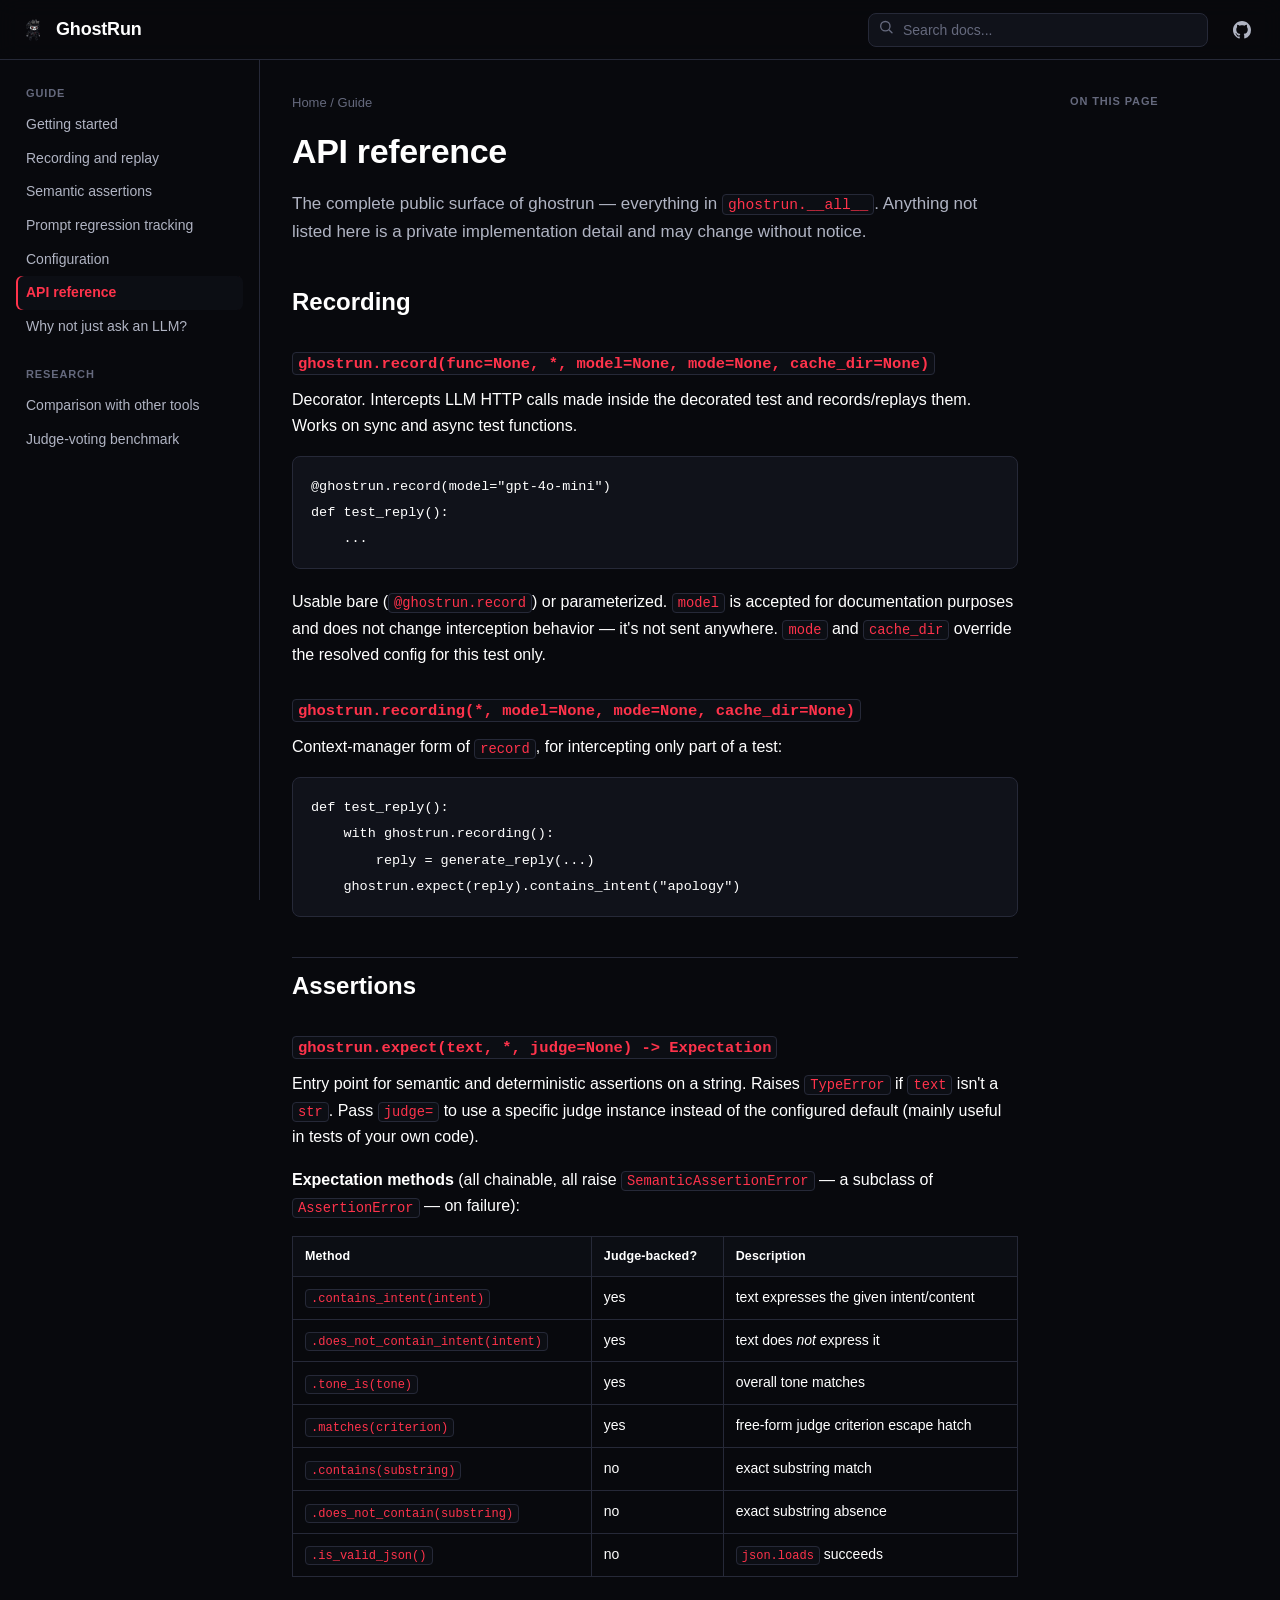
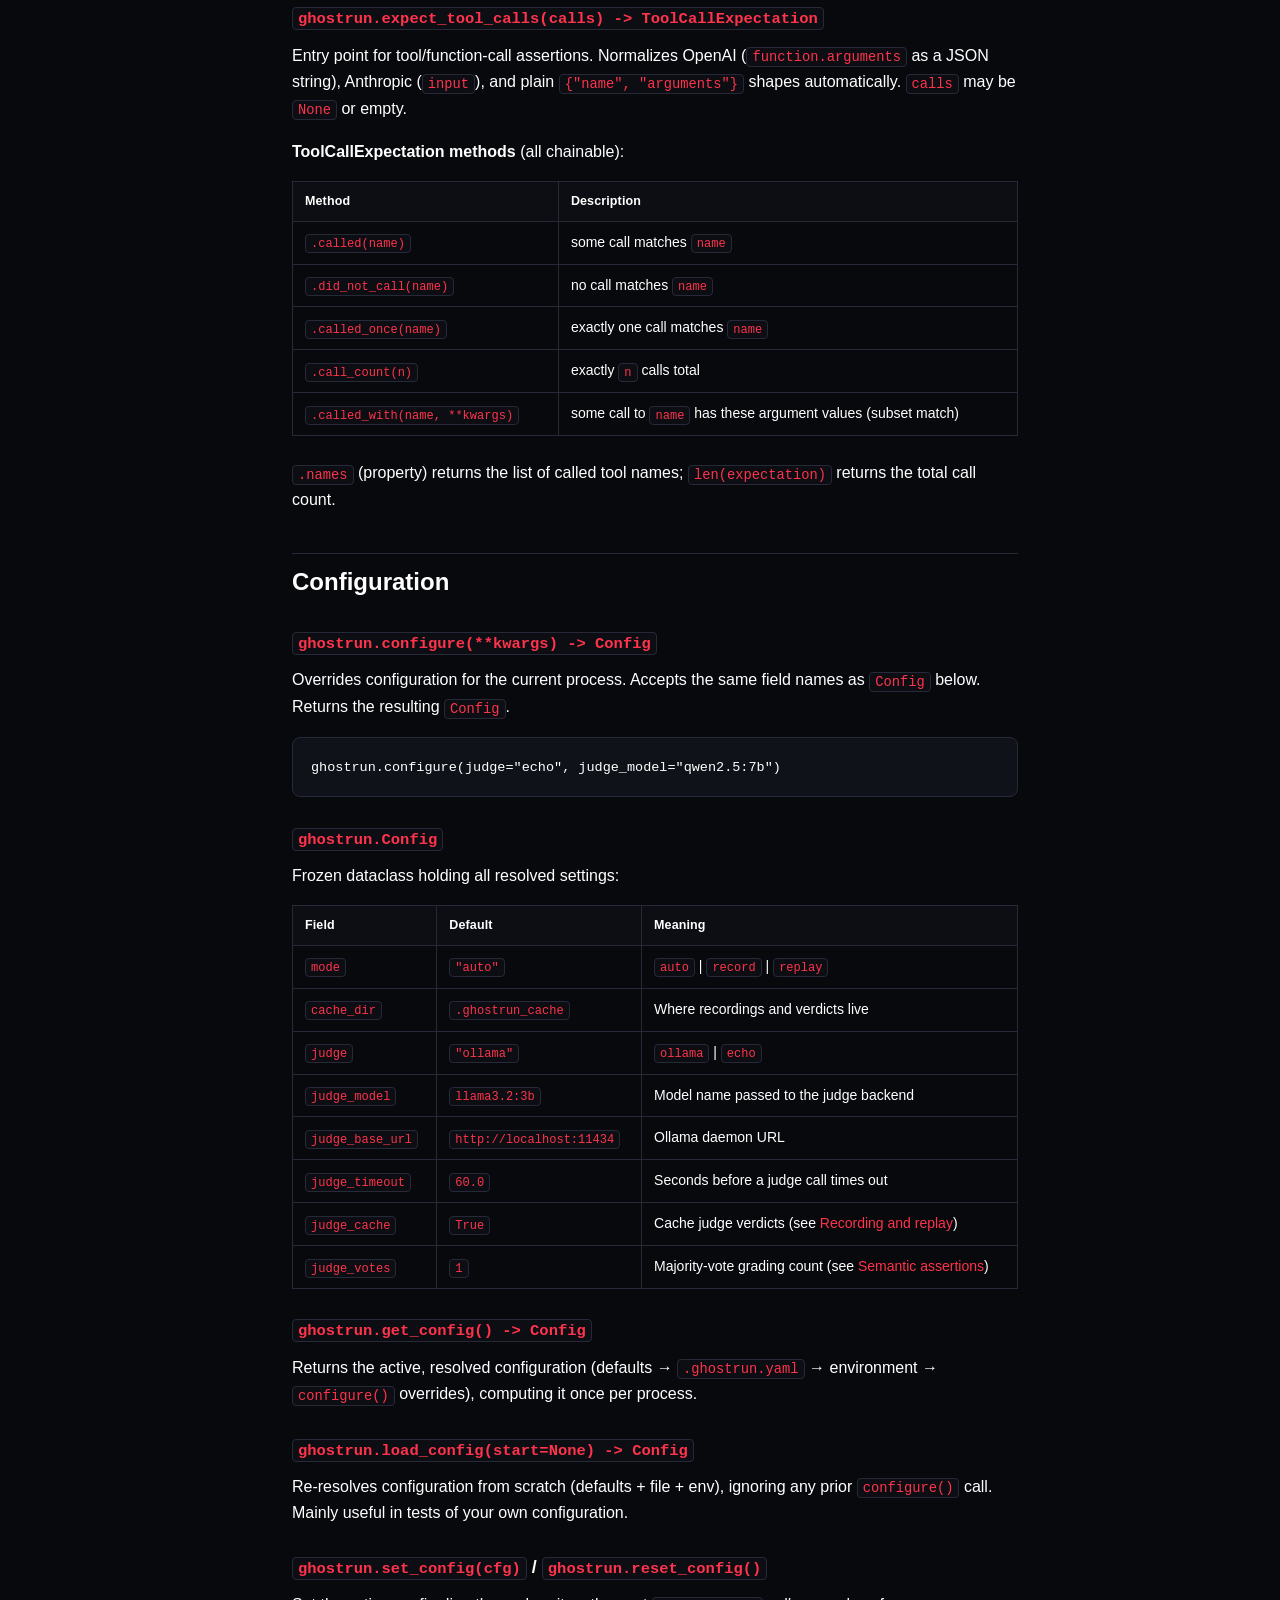
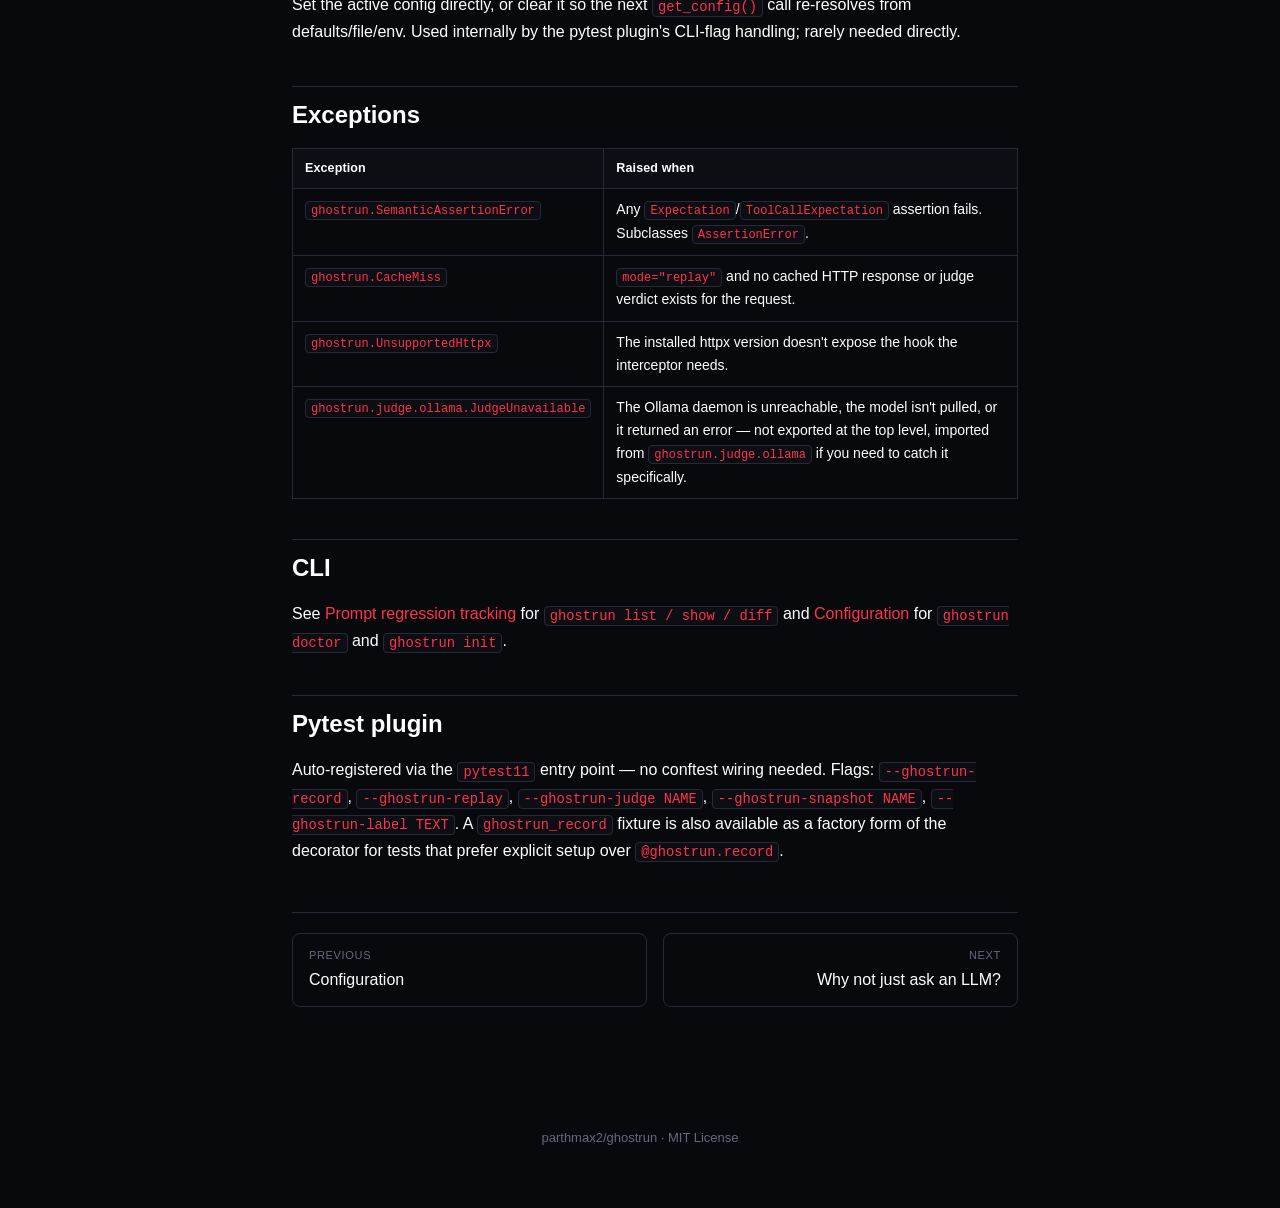
<file: site/guide/api-reference.html>
<!doctype html>
<html lang="en">
<head>
<meta charset="utf-8">
<meta name="viewport" content="width=device-width, initial-scale=1">
<title>API reference — ghostrun</title>
<meta name="description" content="Every public function, class, exception, and config field in ghostrun.__all__.">
<link rel="icon" href="../assets/ghost-icon.png">
<link rel="stylesheet" href="../assets/style.css">
</head>
<body>

<header class="site-header">
  <button class="nav-toggle" id="nav-toggle" aria-label="Toggle navigation">
    <svg viewBox="0 0 24 24" fill="none" stroke="currentColor" stroke-width="2" stroke-linecap="round" width="18" height="18"><line x1="4" y1="7" x2="20" y2="7"/><line x1="4" y1="12" x2="20" y2="12"/><line x1="4" y1="17" x2="20" y2="17"/></svg>
  </button>
  <a class="brand" href="../index.html"><img src="../assets/ghost-icon.png" alt="">GhostRun</a>
  <div class="header-spacer"></div>
  <div class="search-wrap">
    <span class="search-icon"><svg viewBox="0 0 24 24" fill="none" stroke="currentColor" stroke-width="2" stroke-linecap="round" stroke-linejoin="round" width="16" height="16"><circle cx="11" cy="11" r="7"/><line x1="21" y1="21" x2="16.65" y2="16.65"/></svg></span>
    <input class="search-input" id="search-input" type="text" placeholder="Search docs..." autocomplete="off">
    <div class="search-results" id="search-results"></div>
  </div>
  <div class="header-actions">
    <button class="icon-btn" id="theme-toggle" aria-label="Toggle theme">
      <svg class="icon-sun" viewBox="0 0 24 24" fill="none" stroke="currentColor" stroke-width="2" stroke-linecap="round"><circle cx="12" cy="12" r="4"/><line x1="12" y1="2" x2="12" y2="4"/><line x1="12" y1="20" x2="12" y2="22"/><line x1="4.9" y1="4.9" x2="6.3" y2="6.3"/><line x1="17.7" y1="17.7" x2="19.1" y2="19.1"/><line x1="2" y1="12" x2="4" y2="12"/><line x1="20" y1="12" x2="22" y2="12"/><line x1="4.9" y1="19.1" x2="6.3" y2="17.7"/><line x1="17.7" y1="6.3" x2="19.1" y2="4.9"/></svg>
      <svg class="icon-moon" viewBox="0 0 24 24" fill="currentColor"><path d="M21 12.79A9 9 0 1 1 11.21 3 7 7 0 0 0 21 12.79z"/></svg>
    </button>
    <a class="icon-btn" href="https://github.com/parthmax2/ghostrun" target="_blank" rel="noopener" aria-label="GitHub repository">
      <svg viewBox="0 0 16 16" width="18" height="18" fill="currentColor"><path d="M8 0C3.58 0 0 3.58 0 8c0 3.54 2.29 6.53 5.47 7.59.4.07.55-.17.55-.38 0-.19-.01-.82-.01-1.49-2.01.37-2.53-.49-2.69-.94-.09-.23-.48-.94-.82-1.13-.28-.15-.68-.52-.01-.53.63-.01 1.08.58 1.23.82.72 1.21 1.87.87 2.33.66.07-.52.28-.87.51-1.07-1.78-.2-3.64-.89-3.64-3.95 0-.87.31-1.59.82-2.15-.08-.2-.36-1.02.08-2.12 0 0 .67-.21 2.2.82.64-.18 1.32-.27 2-.27.68 0 1.36.09 2 .27 1.53-1.04 2.2-.82 2.2-.82.44 1.1.16 1.92.08 2.12.51.56.82 1.27.82 2.15 0 3.07-1.87 3.75-3.65 3.95.29.25.54.73.54 1.48 0 1.07-.01 1.93-.01 2.2 0 .21.15.46.55.38A8.01 8.01 0 0 0 16 8c0-4.42-3.58-8-8-8z"/></svg>
    </a>
  </div>
</header>

<div class="scrim" id="scrim"></div>

<div class="shell">
  <nav class="sidebar" aria-label="Sidebar">
    <div class="side-group">
      <div class="side-group-title">Guide</div>
      <a class="side-link" href="getting-started.html">Getting started</a>
      <a class="side-link" href="recording.html">Recording and replay</a>
      <a class="side-link" href="assertions.html">Semantic assertions</a>
      <a class="side-link" href="regression-tracking.html">Prompt regression tracking</a>
      <a class="side-link" href="configuration.html">Configuration</a>
      <a class="side-link active" href="api-reference.html">API reference</a>
      <a class="side-link" href="why-not-diy.html">Why not just ask an LLM?</a>
    </div>
    <div class="side-group">
      <div class="side-group-title">Research</div>
      <a class="side-link" href="../research/comparison.html">Comparison with other tools</a>
      <a class="side-link" href="../research/judge-voting-benchmark.html">Judge-voting benchmark</a>
    </div>
  </nav>

  <main class="main">
    <article class="article">
      <div class="breadcrumb"><a href="../index.html">Home</a> / Guide</div>
      <h1>API reference</h1>
      <p class="lede">The complete public surface of ghostrun — everything in <code>ghostrun.__all__</code>. Anything not listed here is a private implementation detail and may change without notice.</p>

      <h2>Recording</h2>
      <h3><code>ghostrun.record(func=None, *, model=None, mode=None, cache_dir=None)</code></h3>
      <p>Decorator. Intercepts LLM HTTP calls made inside the decorated test and records/replays them. Works on sync and async test functions.</p>
      <pre><code>@ghostrun.record(model="gpt-4o-mini")
def test_reply():
    ...</code></pre>
      <p>Usable bare (<code>@ghostrun.record</code>) or parameterized. <code>model</code> is accepted for documentation purposes and does not change interception behavior — it's not sent anywhere. <code>mode</code> and <code>cache_dir</code> override the resolved config for this test only.</p>

      <h3><code>ghostrun.recording(*, model=None, mode=None, cache_dir=None)</code></h3>
      <p>Context-manager form of <code>record</code>, for intercepting only part of a test:</p>
      <pre><code>def test_reply():
    with ghostrun.recording():
        reply = generate_reply(...)
    ghostrun.expect(reply).contains_intent("apology")</code></pre>

      <h2>Assertions</h2>
      <h3><code>ghostrun.expect(text, *, judge=None) -&gt; Expectation</code></h3>
      <p>Entry point for semantic and deterministic assertions on a string. Raises <code>TypeError</code> if <code>text</code> isn't a <code>str</code>. Pass <code>judge=</code> to use a specific judge instance instead of the configured default (mainly useful in tests of your own code).</p>

      <p><strong>Expectation methods</strong> (all chainable, all raise <code>SemanticAssertionError</code> — a subclass of <code>AssertionError</code> — on failure):</p>
      <div class="table-scroll">
      <table>
        <thead><tr><th>Method</th><th>Judge-backed?</th><th>Description</th></tr></thead>
        <tbody>
          <tr><td><code>.contains_intent(intent)</code></td><td>yes</td><td>text expresses the given intent/content</td></tr>
          <tr><td><code>.does_not_contain_intent(intent)</code></td><td>yes</td><td>text does <em>not</em> express it</td></tr>
          <tr><td><code>.tone_is(tone)</code></td><td>yes</td><td>overall tone matches</td></tr>
          <tr><td><code>.matches(criterion)</code></td><td>yes</td><td>free-form judge criterion escape hatch</td></tr>
          <tr><td><code>.contains(substring)</code></td><td>no</td><td>exact substring match</td></tr>
          <tr><td><code>.does_not_contain(substring)</code></td><td>no</td><td>exact substring absence</td></tr>
          <tr><td><code>.is_valid_json()</code></td><td>no</td><td><code>json.loads</code> succeeds</td></tr>
        </tbody>
      </table>
      </div>

      <h3><code>ghostrun.expect_tool_calls(calls) -&gt; ToolCallExpectation</code></h3>
      <p>Entry point for tool/function-call assertions. Normalizes OpenAI (<code>function.arguments</code> as a JSON string), Anthropic (<code>input</code>), and plain <code>{"name", "arguments"}</code> shapes automatically. <code>calls</code> may be <code>None</code> or empty.</p>

      <p><strong>ToolCallExpectation methods</strong> (all chainable):</p>
      <div class="table-scroll">
      <table>
        <thead><tr><th>Method</th><th>Description</th></tr></thead>
        <tbody>
          <tr><td><code>.called(name)</code></td><td>some call matches <code>name</code></td></tr>
          <tr><td><code>.did_not_call(name)</code></td><td>no call matches <code>name</code></td></tr>
          <tr><td><code>.called_once(name)</code></td><td>exactly one call matches <code>name</code></td></tr>
          <tr><td><code>.call_count(n)</code></td><td>exactly <code>n</code> calls total</td></tr>
          <tr><td><code>.called_with(name, **kwargs)</code></td><td>some call to <code>name</code> has these argument values (subset match)</td></tr>
        </tbody>
      </table>
      </div>
      <p><code>.names</code> (property) returns the list of called tool names; <code>len(expectation)</code> returns the total call count.</p>

      <h2>Configuration</h2>
      <h3><code>ghostrun.configure(**kwargs) -&gt; Config</code></h3>
      <p>Overrides configuration for the current process. Accepts the same field names as <code>Config</code> below. Returns the resulting <code>Config</code>.</p>
      <pre><code>ghostrun.configure(judge="echo", judge_model="qwen2.5:7b")</code></pre>

      <h3><code>ghostrun.Config</code></h3>
      <p>Frozen dataclass holding all resolved settings:</p>
      <div class="table-scroll">
      <table>
        <thead><tr><th>Field</th><th>Default</th><th>Meaning</th></tr></thead>
        <tbody>
          <tr><td><code>mode</code></td><td><code>"auto"</code></td><td><code>auto</code> | <code>record</code> | <code>replay</code></td></tr>
          <tr><td><code>cache_dir</code></td><td><code>.ghostrun_cache</code></td><td>Where recordings and verdicts live</td></tr>
          <tr><td><code>judge</code></td><td><code>"ollama"</code></td><td><code>ollama</code> | <code>echo</code></td></tr>
          <tr><td><code>judge_model</code></td><td><code>llama3.2:3b</code></td><td>Model name passed to the judge backend</td></tr>
          <tr><td><code>judge_base_url</code></td><td><code>http://localhost:11434</code></td><td>Ollama daemon URL</td></tr>
          <tr><td><code>judge_timeout</code></td><td><code>60.0</code></td><td>Seconds before a judge call times out</td></tr>
          <tr><td><code>judge_cache</code></td><td><code>True</code></td><td>Cache judge verdicts (see <a href="recording.html">Recording and replay</a>)</td></tr>
          <tr><td><code>judge_votes</code></td><td><code>1</code></td><td>Majority-vote grading count (see <a href="assertions.html">Semantic assertions</a>)</td></tr>
        </tbody>
      </table>
      </div>

      <h3><code>ghostrun.get_config() -&gt; Config</code></h3>
      <p>Returns the active, resolved configuration (defaults → <code>.ghostrun.yaml</code> → environment → <code>configure()</code> overrides), computing it once per process.</p>

      <h3><code>ghostrun.load_config(start=None) -&gt; Config</code></h3>
      <p>Re-resolves configuration from scratch (defaults + file + env), ignoring any prior <code>configure()</code> call. Mainly useful in tests of your own configuration.</p>

      <h3><code>ghostrun.set_config(cfg)</code> / <code>ghostrun.reset_config()</code></h3>
      <p>Set the active config directly, or clear it so the next <code>get_config()</code> call re-resolves from defaults/file/env. Used internally by the pytest plugin's CLI-flag handling; rarely needed directly.</p>

      <h2>Exceptions</h2>
      <div class="table-scroll">
      <table>
        <thead><tr><th>Exception</th><th>Raised when</th></tr></thead>
        <tbody>
          <tr><td><code>ghostrun.SemanticAssertionError</code></td><td>Any <code>Expectation</code>/<code>ToolCallExpectation</code> assertion fails. Subclasses <code>AssertionError</code>.</td></tr>
          <tr><td><code>ghostrun.CacheMiss</code></td><td><code>mode="replay"</code> and no cached HTTP response or judge verdict exists for the request.</td></tr>
          <tr><td><code>ghostrun.UnsupportedHttpx</code></td><td>The installed httpx version doesn't expose the hook the interceptor needs.</td></tr>
          <tr><td><code>ghostrun.judge.ollama.JudgeUnavailable</code></td><td>The Ollama daemon is unreachable, the model isn't pulled, or it returned an error — not exported at the top level, imported from <code>ghostrun.judge.ollama</code> if you need to catch it specifically.</td></tr>
        </tbody>
      </table>
      </div>

      <h2>CLI</h2>
      <p>See <a href="regression-tracking.html">Prompt regression tracking</a> for <code>ghostrun list / show / diff</code> and <a href="configuration.html">Configuration</a> for <code>ghostrun doctor</code> and <code>ghostrun init</code>.</p>

      <h2>Pytest plugin</h2>
      <p>Auto-registered via the <code>pytest11</code> entry point — no conftest wiring needed. Flags: <code>--ghostrun-record</code>, <code>--ghostrun-replay</code>, <code>--ghostrun-judge NAME</code>, <code>--ghostrun-snapshot NAME</code>, <code>--ghostrun-label TEXT</code>. A <code>ghostrun_record</code> fixture is also available as a factory form of the decorator for tests that prefer explicit setup over <code>@ghostrun.record</code>.</p>

      <div class="page-nav">
        <a href="configuration.html"><span class="dir">Previous</span>Configuration</a>
        <a class="next" href="why-not-diy.html"><span class="dir">Next</span>Why not just ask an LLM?</a>
      </div>
    </article>
  </main>

  <aside class="toc">
    <div class="toc-title">On this page</div>
    <ul id="toc-list"></ul>
  </aside>
</div>

<footer class="site-footer">
  <a href="https://github.com/parthmax2/ghostrun" target="_blank" rel="noopener">parthmax2/ghostrun</a> · MIT License
</footer>

<script src="../assets/search-index.js"></script>
<script src="../assets/app.js"></script>
</body>
</html>
</file>
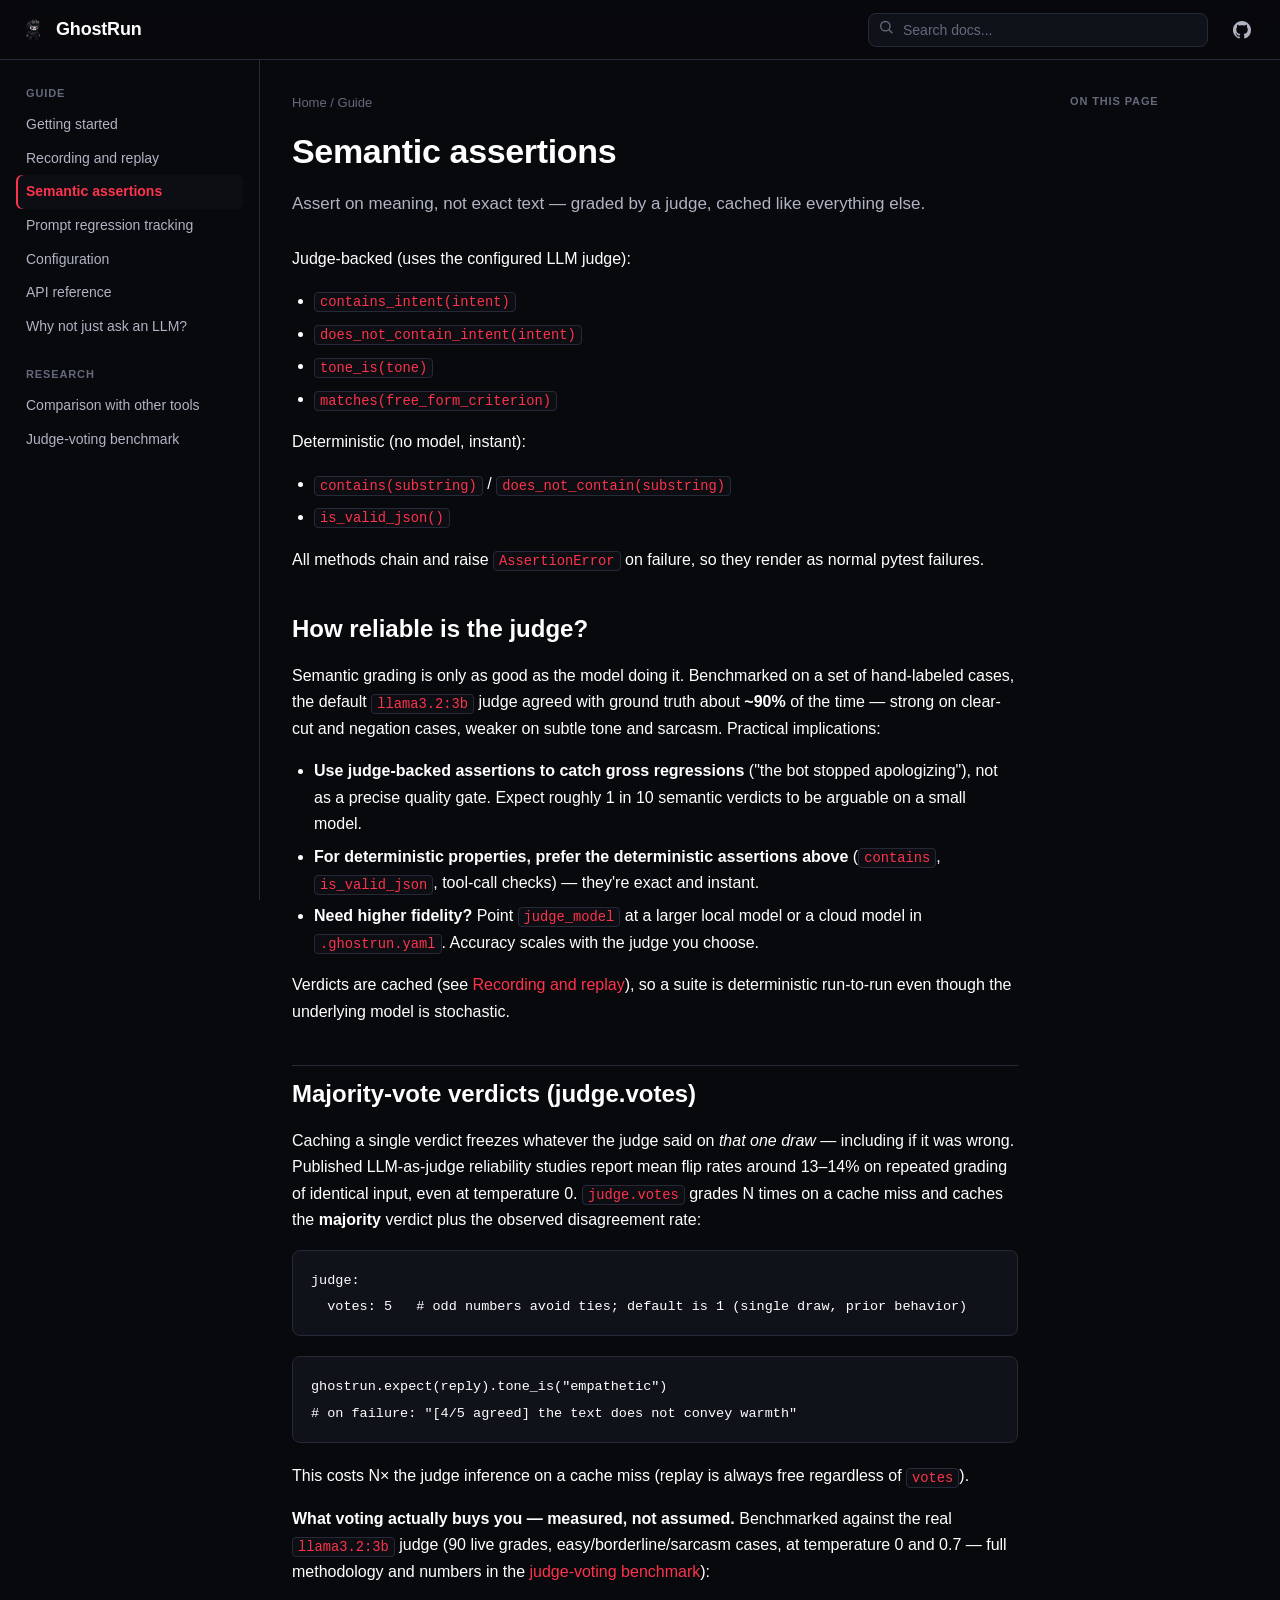
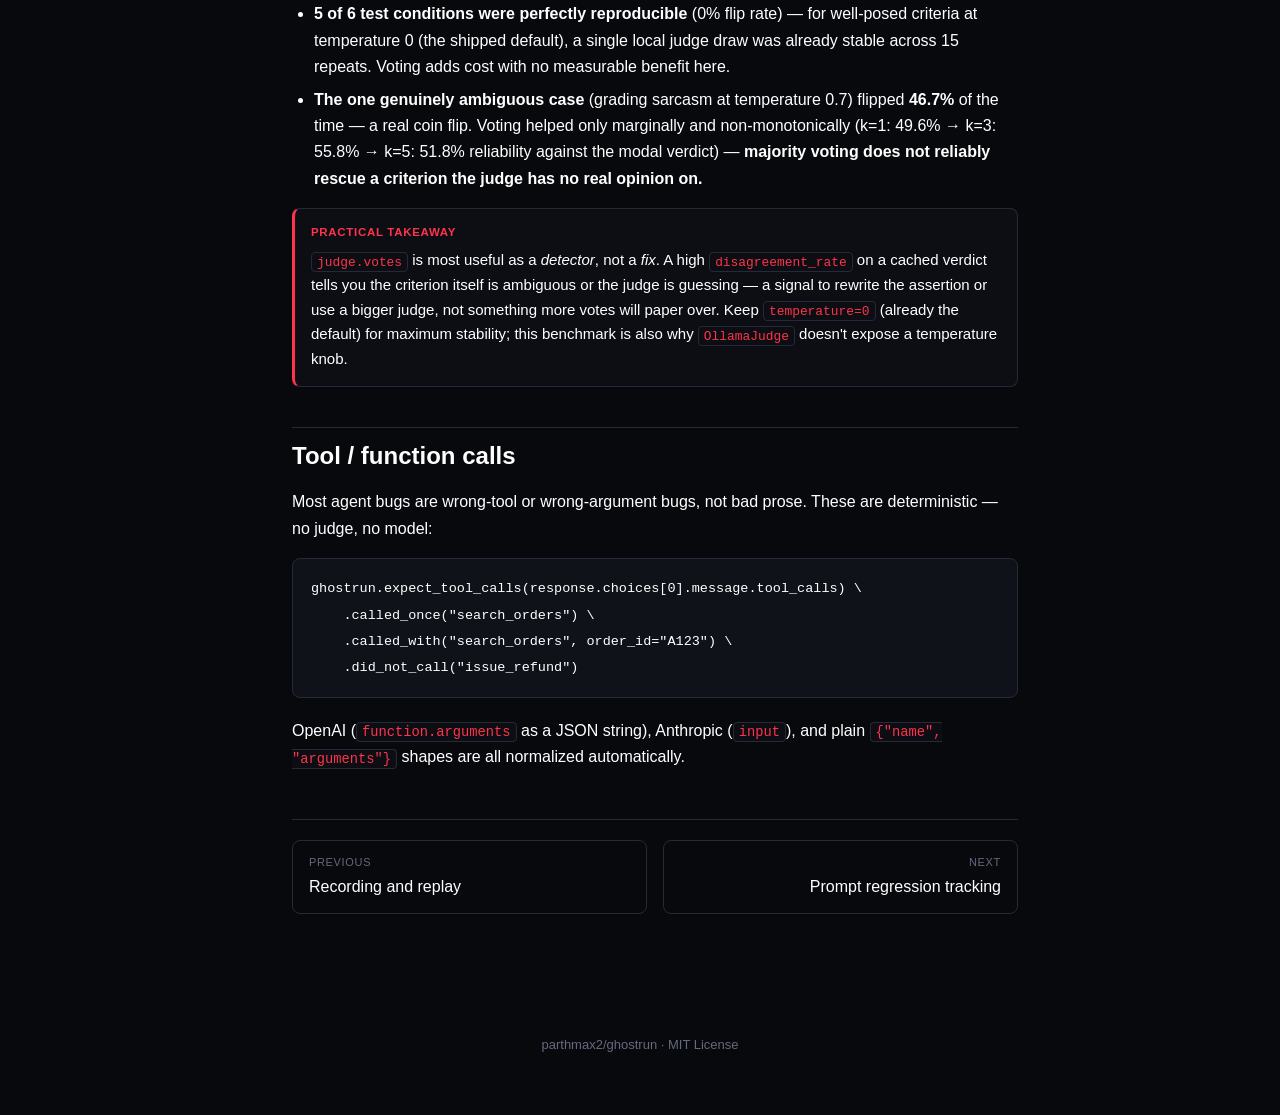
<file: site/guide/assertions.html>
<!doctype html>
<html lang="en">
<head>
<meta charset="utf-8">
<meta name="viewport" content="width=device-width, initial-scale=1">
<title>Semantic assertions — ghostrun</title>
<meta name="description" content="contains_intent, tone_is, matches, and deterministic assertions. Judge reliability, majority-vote verdicts, tool-call checks.">
<link rel="icon" href="../assets/ghost-icon.png">
<link rel="stylesheet" href="../assets/style.css">
</head>
<body>

<header class="site-header">
  <button class="nav-toggle" id="nav-toggle" aria-label="Toggle navigation">
    <svg viewBox="0 0 24 24" fill="none" stroke="currentColor" stroke-width="2" stroke-linecap="round" width="18" height="18"><line x1="4" y1="7" x2="20" y2="7"/><line x1="4" y1="12" x2="20" y2="12"/><line x1="4" y1="17" x2="20" y2="17"/></svg>
  </button>
  <a class="brand" href="../index.html"><img src="../assets/ghost-icon.png" alt="">GhostRun</a>
  <div class="header-spacer"></div>
  <div class="search-wrap">
    <span class="search-icon"><svg viewBox="0 0 24 24" fill="none" stroke="currentColor" stroke-width="2" stroke-linecap="round" stroke-linejoin="round" width="16" height="16"><circle cx="11" cy="11" r="7"/><line x1="21" y1="21" x2="16.65" y2="16.65"/></svg></span>
    <input class="search-input" id="search-input" type="text" placeholder="Search docs..." autocomplete="off">
    <div class="search-results" id="search-results"></div>
  </div>
  <div class="header-actions">
    <button class="icon-btn" id="theme-toggle" aria-label="Toggle theme">
      <svg class="icon-sun" viewBox="0 0 24 24" fill="none" stroke="currentColor" stroke-width="2" stroke-linecap="round"><circle cx="12" cy="12" r="4"/><line x1="12" y1="2" x2="12" y2="4"/><line x1="12" y1="20" x2="12" y2="22"/><line x1="4.9" y1="4.9" x2="6.3" y2="6.3"/><line x1="17.7" y1="17.7" x2="19.1" y2="19.1"/><line x1="2" y1="12" x2="4" y2="12"/><line x1="20" y1="12" x2="22" y2="12"/><line x1="4.9" y1="19.1" x2="6.3" y2="17.7"/><line x1="17.7" y1="6.3" x2="19.1" y2="4.9"/></svg>
      <svg class="icon-moon" viewBox="0 0 24 24" fill="currentColor"><path d="M21 12.79A9 9 0 1 1 11.21 3 7 7 0 0 0 21 12.79z"/></svg>
    </button>
    <a class="icon-btn" href="https://github.com/parthmax2/ghostrun" target="_blank" rel="noopener" aria-label="GitHub repository">
      <svg viewBox="0 0 16 16" width="18" height="18" fill="currentColor"><path d="M8 0C3.58 0 0 3.58 0 8c0 3.54 2.29 6.53 5.47 7.59.4.07.55-.17.55-.38 0-.19-.01-.82-.01-1.49-2.01.37-2.53-.49-2.69-.94-.09-.23-.48-.94-.82-1.13-.28-.15-.68-.52-.01-.53.63-.01 1.08.58 1.23.82.72 1.21 1.87.87 2.33.66.07-.52.28-.87.51-1.07-1.78-.2-3.64-.89-3.64-3.95 0-.87.31-1.59.82-2.15-.08-.2-.36-1.02.08-2.12 0 0 .67-.21 2.2.82.64-.18 1.32-.27 2-.27.68 0 1.36.09 2 .27 1.53-1.04 2.2-.82 2.2-.82.44 1.1.16 1.92.08 2.12.51.56.82 1.27.82 2.15 0 3.07-1.87 3.75-3.65 3.95.29.25.54.73.54 1.48 0 1.07-.01 1.93-.01 2.2 0 .21.15.46.55.38A8.01 8.01 0 0 0 16 8c0-4.42-3.58-8-8-8z"/></svg>
    </a>
  </div>
</header>

<div class="scrim" id="scrim"></div>

<div class="shell">
  <nav class="sidebar" aria-label="Sidebar">
    <div class="side-group">
      <div class="side-group-title">Guide</div>
      <a class="side-link" href="getting-started.html">Getting started</a>
      <a class="side-link" href="recording.html">Recording and replay</a>
      <a class="side-link active" href="assertions.html">Semantic assertions</a>
      <a class="side-link" href="regression-tracking.html">Prompt regression tracking</a>
      <a class="side-link" href="configuration.html">Configuration</a>
      <a class="side-link" href="api-reference.html">API reference</a>
      <a class="side-link" href="why-not-diy.html">Why not just ask an LLM?</a>
    </div>
    <div class="side-group">
      <div class="side-group-title">Research</div>
      <a class="side-link" href="../research/comparison.html">Comparison with other tools</a>
      <a class="side-link" href="../research/judge-voting-benchmark.html">Judge-voting benchmark</a>
    </div>
  </nav>

  <main class="main">
    <article class="article">
      <div class="breadcrumb"><a href="../index.html">Home</a> / Guide</div>
      <h1>Semantic assertions</h1>
      <p class="lede">Assert on meaning, not exact text — graded by a judge, cached like everything else.</p>

      <p>Judge-backed (uses the configured LLM judge):</p>
      <ul>
        <li><code>contains_intent(intent)</code></li>
        <li><code>does_not_contain_intent(intent)</code></li>
        <li><code>tone_is(tone)</code></li>
        <li><code>matches(free_form_criterion)</code></li>
      </ul>

      <p>Deterministic (no model, instant):</p>
      <ul>
        <li><code>contains(substring)</code> / <code>does_not_contain(substring)</code></li>
        <li><code>is_valid_json()</code></li>
      </ul>

      <p>All methods chain and raise <code>AssertionError</code> on failure, so they render as normal pytest failures.</p>

      <h2>How reliable is the judge?</h2>
      <p>Semantic grading is only as good as the model doing it. Benchmarked on a set of hand-labeled cases, the default <code>llama3.2:3b</code> judge agreed with ground truth about <strong>~90%</strong> of the time — strong on clear-cut and negation cases, weaker on subtle tone and sarcasm. Practical implications:</p>
      <ul>
        <li><strong>Use judge-backed assertions to catch gross regressions</strong> ("the bot stopped apologizing"), not as a precise quality gate. Expect roughly 1 in 10 semantic verdicts to be arguable on a small model.</li>
        <li><strong>For deterministic properties, prefer the deterministic assertions above</strong> (<code>contains</code>, <code>is_valid_json</code>, tool-call checks) — they're exact and instant.</li>
        <li><strong>Need higher fidelity?</strong> Point <code>judge_model</code> at a larger local model or a cloud model in <code>.ghostrun.yaml</code>. Accuracy scales with the judge you choose.</li>
      </ul>
      <p>Verdicts are cached (see <a href="recording.html">Recording and replay</a>), so a suite is deterministic run-to-run even though the underlying model is stochastic.</p>

      <h2>Majority-vote verdicts (judge.votes)</h2>
      <p>Caching a single verdict freezes whatever the judge said on <em>that one draw</em> — including if it was wrong. Published LLM-as-judge reliability studies report mean flip rates around 13–14% on repeated grading of identical input, even at temperature 0. <code>judge.votes</code> grades N times on a cache miss and caches the <strong>majority</strong> verdict plus the observed disagreement rate:</p>

      <pre><code>judge:
  votes: 5   &#35; odd numbers avoid ties; default is 1 (single draw, prior behavior)</code></pre>

      <pre><code>ghostrun.expect(reply).tone_is("empathetic")
&#35; on failure: "[4/5 agreed] the text does not convey warmth"</code></pre>

      <p>This costs N× the judge inference on a cache miss (replay is always free regardless of <code>votes</code>).</p>

      <p><strong>What voting actually buys you — measured, not assumed.</strong> Benchmarked against the real <code>llama3.2:3b</code> judge (90 live grades, easy/borderline/sarcasm cases, at temperature 0 and 0.7 — full methodology and numbers in the <a href="../research/judge-voting-benchmark.html">judge-voting benchmark</a>):</p>
      <ul>
        <li><strong>5 of 6 test conditions were perfectly reproducible</strong> (0% flip rate) — for well-posed criteria at temperature 0 (the shipped default), a single local judge draw was already stable across 15 repeats. Voting adds cost with no measurable benefit here.</li>
        <li><strong>The one genuinely ambiguous case</strong> (grading sarcasm at temperature 0.7) flipped <strong>46.7%</strong> of the time — a real coin flip. Voting helped only marginally and non-monotonically (k=1: 49.6% → k=3: 55.8% → k=5: 51.8% reliability against the modal verdict) — <strong>majority voting does not reliably rescue a criterion the judge has no real opinion on.</strong></li>
      </ul>

      <div class="callout">
        <span class="callout-label">Practical takeaway</span>
        <p><code>judge.votes</code> is most useful as a <em>detector</em>, not a <em>fix</em>. A high <code>disagreement_rate</code> on a cached verdict tells you the criterion itself is ambiguous or the judge is guessing — a signal to rewrite the assertion or use a bigger judge, not something more votes will paper over. Keep <code>temperature=0</code> (already the default) for maximum stability; this benchmark is also why <code>OllamaJudge</code> doesn't expose a temperature knob.</p>
      </div>

      <h2>Tool / function calls</h2>
      <p>Most agent bugs are wrong-tool or wrong-argument bugs, not bad prose. These are deterministic — no judge, no model:</p>
      <pre><code>ghostrun.expect_tool_calls(response.choices[0].message.tool_calls) \
    .called_once("search_orders") \
    .called_with("search_orders", order_id="A123") \
    .did_not_call("issue_refund")</code></pre>
      <p>OpenAI (<code>function.arguments</code> as a JSON string), Anthropic (<code>input</code>), and plain <code>{"name", "arguments"}</code> shapes are all normalized automatically.</p>

      <div class="page-nav">
        <a href="recording.html"><span class="dir">Previous</span>Recording and replay</a>
        <a class="next" href="regression-tracking.html"><span class="dir">Next</span>Prompt regression tracking</a>
      </div>
    </article>
  </main>

  <aside class="toc">
    <div class="toc-title">On this page</div>
    <ul id="toc-list"></ul>
  </aside>
</div>

<footer class="site-footer">
  <a href="https://github.com/parthmax2/ghostrun" target="_blank" rel="noopener">parthmax2/ghostrun</a> · MIT License
</footer>

<script src="../assets/search-index.js"></script>
<script src="../assets/app.js"></script>
</body>
</html>
</file>
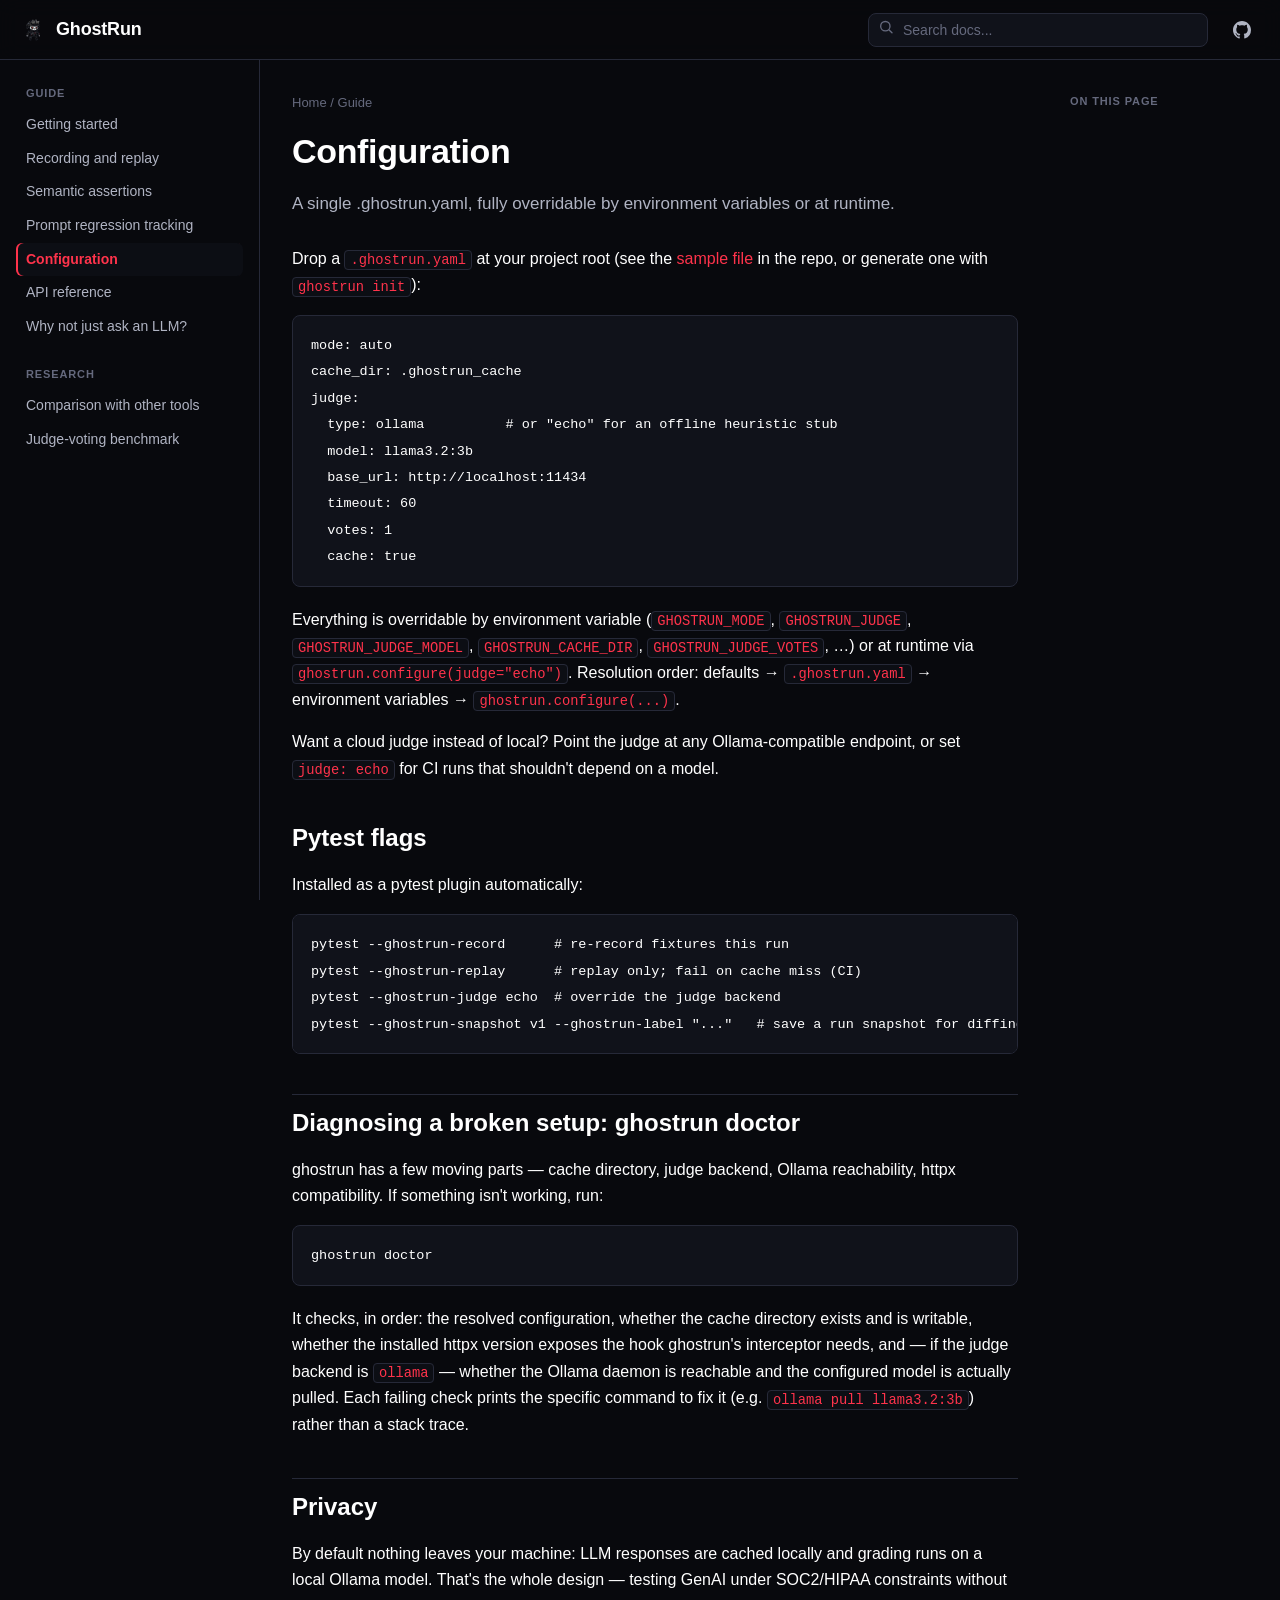
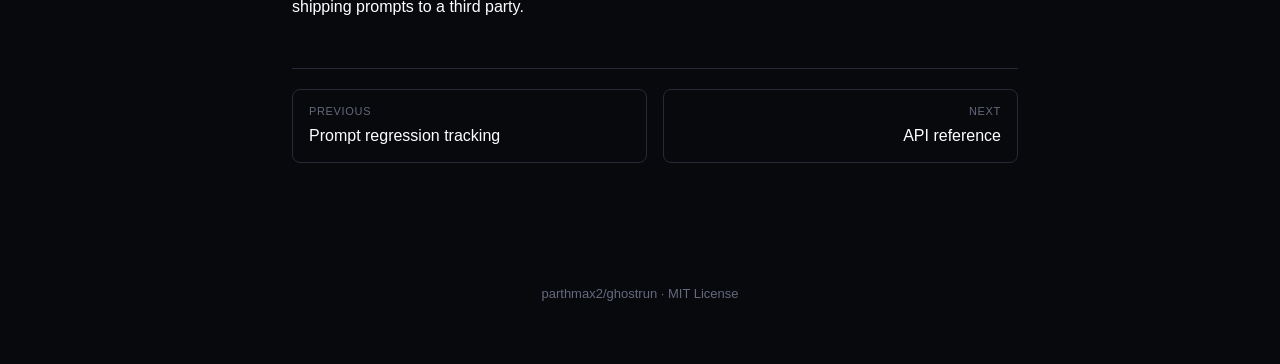
<file: site/guide/configuration.html>
<!doctype html>
<html lang="en">
<head>
<meta charset="utf-8">
<meta name="viewport" content="width=device-width, initial-scale=1">
<title>Configuration — ghostrun</title>
<meta name="description" content=".ghostrun.yaml, environment variables, pytest flags, ghostrun doctor, privacy.">
<link rel="icon" href="../assets/ghost-icon.png">
<link rel="stylesheet" href="../assets/style.css">
</head>
<body>

<header class="site-header">
  <button class="nav-toggle" id="nav-toggle" aria-label="Toggle navigation">
    <svg viewBox="0 0 24 24" fill="none" stroke="currentColor" stroke-width="2" stroke-linecap="round" width="18" height="18"><line x1="4" y1="7" x2="20" y2="7"/><line x1="4" y1="12" x2="20" y2="12"/><line x1="4" y1="17" x2="20" y2="17"/></svg>
  </button>
  <a class="brand" href="../index.html"><img src="../assets/ghost-icon.png" alt="">GhostRun</a>
  <div class="header-spacer"></div>
  <div class="search-wrap">
    <span class="search-icon"><svg viewBox="0 0 24 24" fill="none" stroke="currentColor" stroke-width="2" stroke-linecap="round" stroke-linejoin="round" width="16" height="16"><circle cx="11" cy="11" r="7"/><line x1="21" y1="21" x2="16.65" y2="16.65"/></svg></span>
    <input class="search-input" id="search-input" type="text" placeholder="Search docs..." autocomplete="off">
    <div class="search-results" id="search-results"></div>
  </div>
  <div class="header-actions">
    <button class="icon-btn" id="theme-toggle" aria-label="Toggle theme">
      <svg class="icon-sun" viewBox="0 0 24 24" fill="none" stroke="currentColor" stroke-width="2" stroke-linecap="round"><circle cx="12" cy="12" r="4"/><line x1="12" y1="2" x2="12" y2="4"/><line x1="12" y1="20" x2="12" y2="22"/><line x1="4.9" y1="4.9" x2="6.3" y2="6.3"/><line x1="17.7" y1="17.7" x2="19.1" y2="19.1"/><line x1="2" y1="12" x2="4" y2="12"/><line x1="20" y1="12" x2="22" y2="12"/><line x1="4.9" y1="19.1" x2="6.3" y2="17.7"/><line x1="17.7" y1="6.3" x2="19.1" y2="4.9"/></svg>
      <svg class="icon-moon" viewBox="0 0 24 24" fill="currentColor"><path d="M21 12.79A9 9 0 1 1 11.21 3 7 7 0 0 0 21 12.79z"/></svg>
    </button>
    <a class="icon-btn" href="https://github.com/parthmax2/ghostrun" target="_blank" rel="noopener" aria-label="GitHub repository">
      <svg viewBox="0 0 16 16" width="18" height="18" fill="currentColor"><path d="M8 0C3.58 0 0 3.58 0 8c0 3.54 2.29 6.53 5.47 7.59.4.07.55-.17.55-.38 0-.19-.01-.82-.01-1.49-2.01.37-2.53-.49-2.69-.94-.09-.23-.48-.94-.82-1.13-.28-.15-.68-.52-.01-.53.63-.01 1.08.58 1.23.82.72 1.21 1.87.87 2.33.66.07-.52.28-.87.51-1.07-1.78-.2-3.64-.89-3.64-3.95 0-.87.31-1.59.82-2.15-.08-.2-.36-1.02.08-2.12 0 0 .67-.21 2.2.82.64-.18 1.32-.27 2-.27.68 0 1.36.09 2 .27 1.53-1.04 2.2-.82 2.2-.82.44 1.1.16 1.92.08 2.12.51.56.82 1.27.82 2.15 0 3.07-1.87 3.75-3.65 3.95.29.25.54.73.54 1.48 0 1.07-.01 1.93-.01 2.2 0 .21.15.46.55.38A8.01 8.01 0 0 0 16 8c0-4.42-3.58-8-8-8z"/></svg>
    </a>
  </div>
</header>

<div class="scrim" id="scrim"></div>

<div class="shell">
  <nav class="sidebar" aria-label="Sidebar">
    <div class="side-group">
      <div class="side-group-title">Guide</div>
      <a class="side-link" href="getting-started.html">Getting started</a>
      <a class="side-link" href="recording.html">Recording and replay</a>
      <a class="side-link" href="assertions.html">Semantic assertions</a>
      <a class="side-link" href="regression-tracking.html">Prompt regression tracking</a>
      <a class="side-link active" href="configuration.html">Configuration</a>
      <a class="side-link" href="api-reference.html">API reference</a>
      <a class="side-link" href="why-not-diy.html">Why not just ask an LLM?</a>
    </div>
    <div class="side-group">
      <div class="side-group-title">Research</div>
      <a class="side-link" href="../research/comparison.html">Comparison with other tools</a>
      <a class="side-link" href="../research/judge-voting-benchmark.html">Judge-voting benchmark</a>
    </div>
  </nav>

  <main class="main">
    <article class="article">
      <div class="breadcrumb"><a href="../index.html">Home</a> / Guide</div>
      <h1>Configuration</h1>
      <p class="lede">A single .ghostrun.yaml, fully overridable by environment variables or at runtime.</p>

      <p>Drop a <code>.ghostrun.yaml</code> at your project root (see the <a href="https://github.com/parthmax2/ghostrun/blob/main/.ghostrun.yaml" target="_blank" rel="noopener">sample file</a> in the repo, or generate one with <code>ghostrun init</code>):</p>

      <pre><code>mode: auto
cache_dir: .ghostrun_cache
judge:
  type: ollama          &#35; or "echo" for an offline heuristic stub
  model: llama3.2:3b
  base_url: http://localhost:11434
  timeout: 60
  votes: 1
  cache: true</code></pre>

      <p>Everything is overridable by environment variable (<code>GHOSTRUN_MODE</code>, <code>GHOSTRUN_JUDGE</code>, <code>GHOSTRUN_JUDGE_MODEL</code>, <code>GHOSTRUN_CACHE_DIR</code>, <code>GHOSTRUN_JUDGE_VOTES</code>, …) or at runtime via <code>ghostrun.configure(judge="echo")</code>. Resolution order: defaults → <code>.ghostrun.yaml</code> → environment variables → <code>ghostrun.configure(...)</code>.</p>

      <p>Want a cloud judge instead of local? Point the judge at any Ollama-compatible endpoint, or set <code>judge: echo</code> for CI runs that shouldn't depend on a model.</p>

      <h2>Pytest flags</h2>
      <p>Installed as a pytest plugin automatically:</p>
      <pre><code>pytest --ghostrun-record      &#35; re-record fixtures this run
pytest --ghostrun-replay      &#35; replay only; fail on cache miss (CI)
pytest --ghostrun-judge echo  &#35; override the judge backend
pytest --ghostrun-snapshot v1 --ghostrun-label "..."   &#35; save a run snapshot for diffing</code></pre>

      <h2 id="diagnosing-a-broken-setup-ghostrun-doctor">Diagnosing a broken setup: ghostrun doctor</h2>
      <p>ghostrun has a few moving parts — cache directory, judge backend, Ollama reachability, httpx compatibility. If something isn't working, run:</p>
      <pre><code>ghostrun doctor</code></pre>
      <p>It checks, in order: the resolved configuration, whether the cache directory exists and is writable, whether the installed httpx version exposes the hook ghostrun's interceptor needs, and — if the judge backend is <code>ollama</code> — whether the Ollama daemon is reachable and the configured model is actually pulled. Each failing check prints the specific command to fix it (e.g. <code>ollama pull llama3.2:3b</code>) rather than a stack trace.</p>

      <h2>Privacy</h2>
      <p>By default nothing leaves your machine: LLM responses are cached locally and grading runs on a local Ollama model. That's the whole design — testing GenAI under SOC2/HIPAA constraints without shipping prompts to a third party.</p>

      <div class="page-nav">
        <a href="regression-tracking.html"><span class="dir">Previous</span>Prompt regression tracking</a>
        <a class="next" href="api-reference.html"><span class="dir">Next</span>API reference</a>
      </div>
    </article>
  </main>

  <aside class="toc">
    <div class="toc-title">On this page</div>
    <ul id="toc-list"></ul>
  </aside>
</div>

<footer class="site-footer">
  <a href="https://github.com/parthmax2/ghostrun" target="_blank" rel="noopener">parthmax2/ghostrun</a> · MIT License
</footer>

<script src="../assets/search-index.js"></script>
<script src="../assets/app.js"></script>
</body>
</html>
</file>
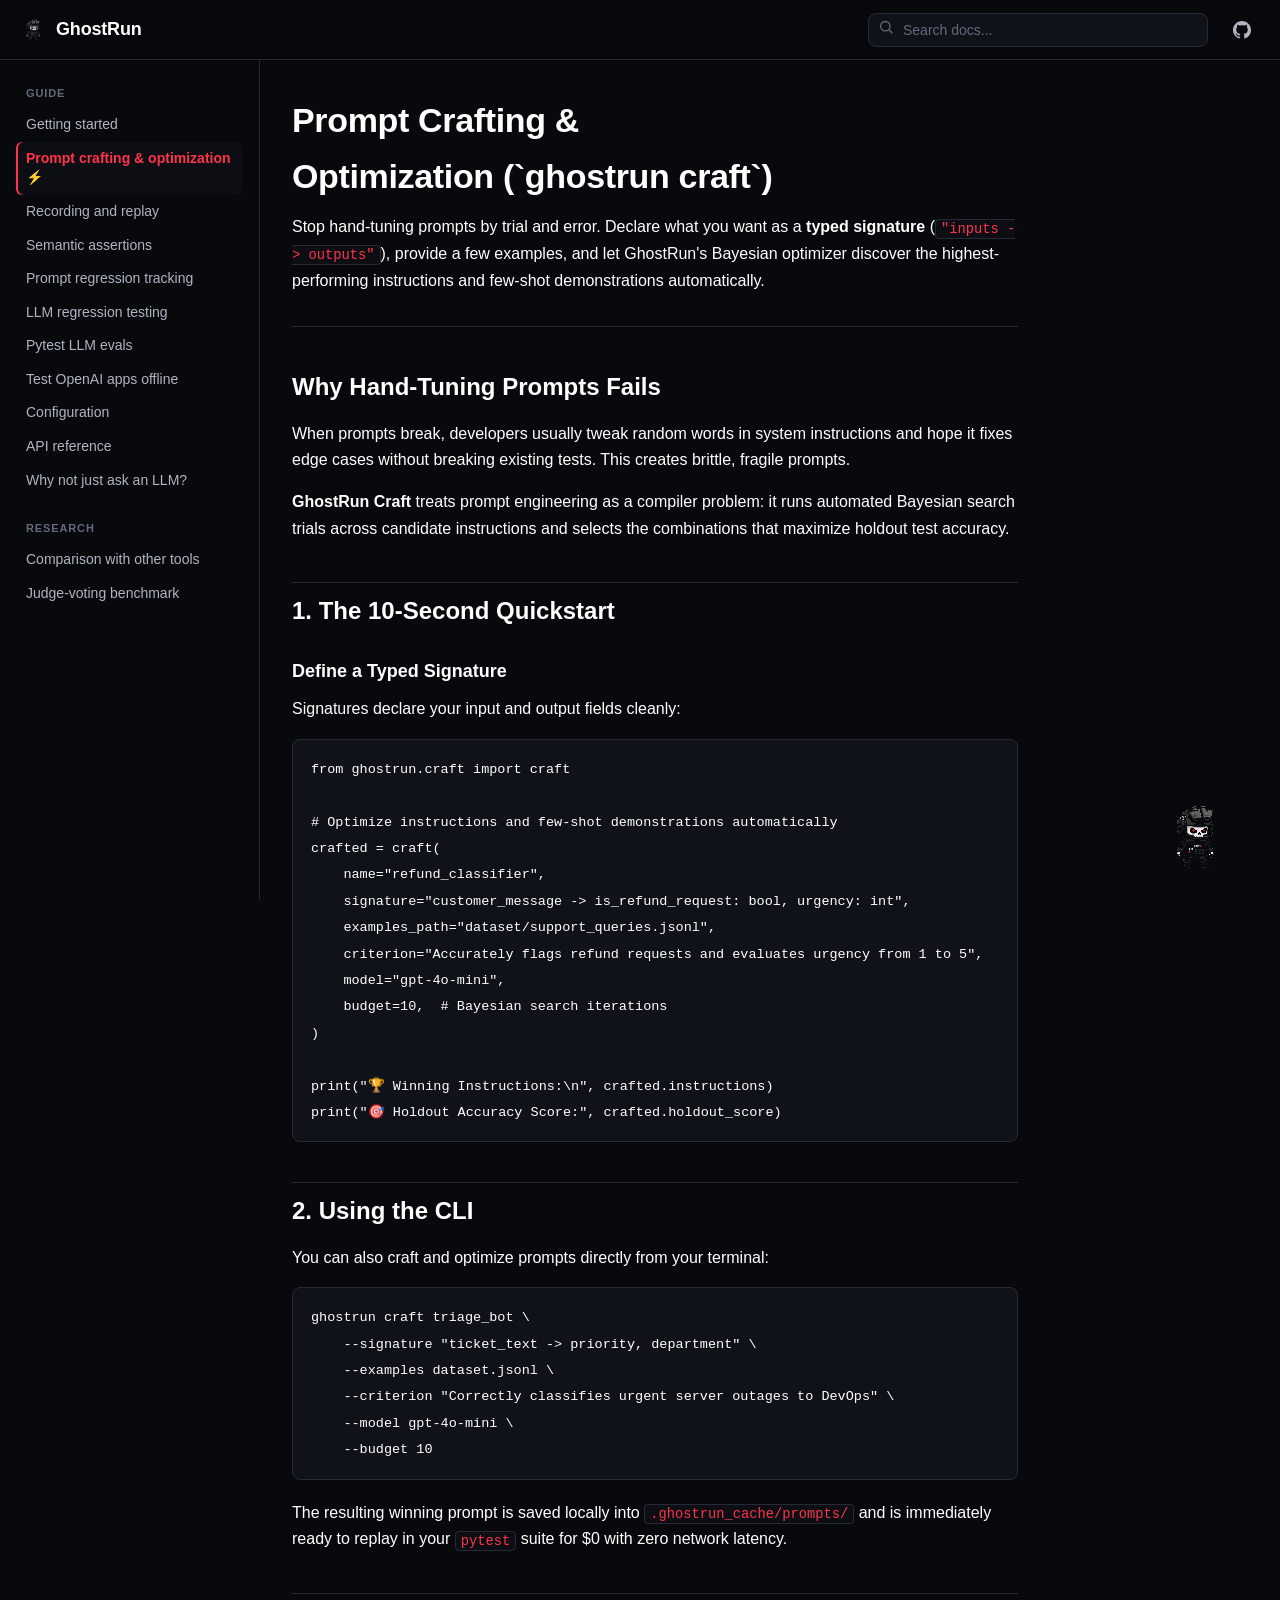
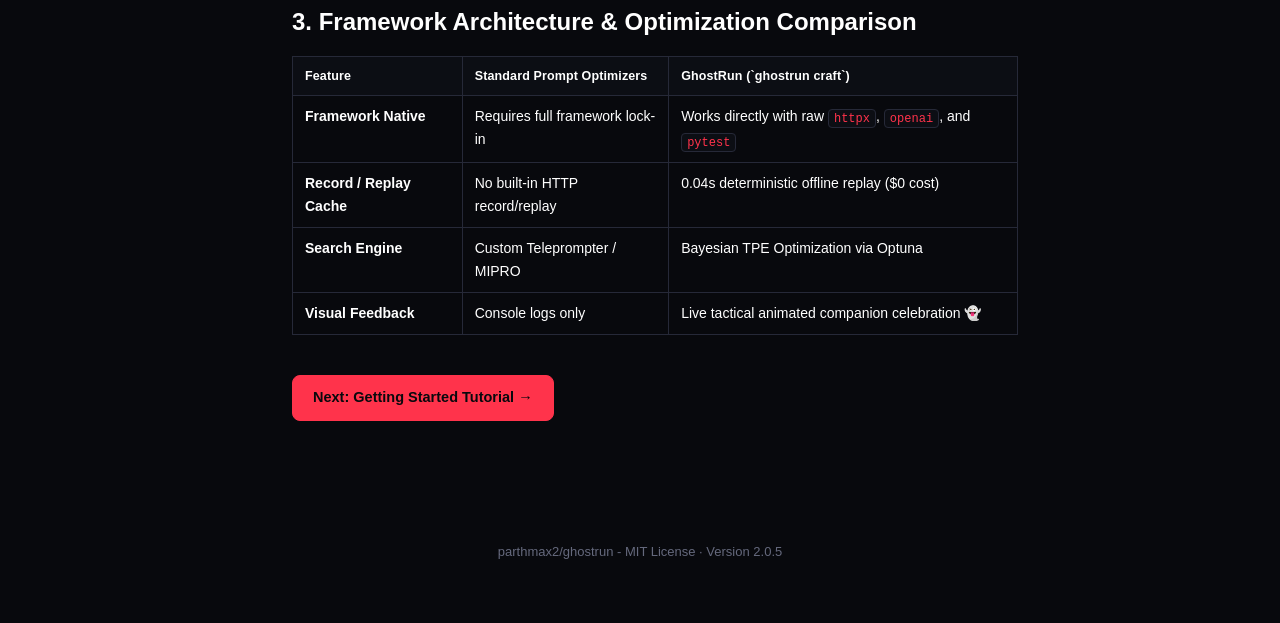
<file: site/guide/craft.html>
<!doctype html>
<html lang="en" data-theme="dark">

<head>
  <meta charset="utf-8">
  <meta name="viewport" content="width=device-width, initial-scale=1">
  <title>Prompt Crafting & Optimization - ghostrun</title>
  <meta name="description"
    content="Automatically synthesize prompt instructions and discover high-value few-shot demonstrations with Bayesian optimization and typed signatures in GhostRun.">
  <link rel="canonical" href="https://ghostrun.parthmax.tech/guide/craft.html">
  <link rel="icon" href="../assets/ghost-icon.png">
  <link rel="stylesheet" href="../assets/style.css">
</head>

<body>

  <header class="site-header">
    <button class="nav-toggle" id="nav-toggle" aria-label="Toggle navigation">
      <svg viewBox="0 0 24 24" fill="none" stroke="currentColor" stroke-width="2" stroke-linecap="round" width="18"
        height="18">
        <line x1="4" y1="7" x2="20" y2="7" />
        <line x1="4" y1="12" x2="20" y2="12" />
        <line x1="4" y1="17" x2="20" y2="17" />
      </svg>
    </button>
    <a class="brand" href="../index.html"><img src="../assets/ghost-icon.png" alt="">GhostRun</a>
    <div class="header-spacer"></div>
    <div class="search-wrap">
      <span class="search-icon"><svg viewBox="0 0 24 24" fill="none" stroke="currentColor" stroke-width="2"
          stroke-linecap="round" stroke-linejoin="round" width="16" height="16">
          <circle cx="11" cy="11" r="7" />
          <line x1="21" y1="21" x2="16.65" y2="16.65" />
        </svg></span>
      <input class="search-input" id="search-input" type="text" placeholder="Search docs..." autocomplete="off">
      <div class="search-results" id="search-results"></div>
    </div>
    <div class="header-actions">
      <a class="icon-btn" href="https://github.com/parthmax2/ghostrun" target="_blank" rel="noopener"
        aria-label="GitHub repository">
        <svg viewBox="0 0 16 16" width="18" height="18" fill="currentColor">
          <path
            d="M8 0C3.58 0 0 3.58 0 8c0 3.54 2.29 6.53 5.47 7.59.4.07.55-.17.55-.38 0-.19-.01-.82-.01-1.49-2.01.37-2.53-.49-2.69-.94-.09-.23-.48-.94-.82-1.13-.28-.15-.68-.52-.01-.53.63-.01 1.08.58 1.23.82.72 1.21 1.87.87 2.33.66.07-.52.28-.87.51-1.07-1.78-.2-3.64-.89-3.64-3.95 0-.87.31-1.59.82-2.15-.08-.2-.36-1.02.08-2.12 0 0 .67-.21 2.2.82.64-.18 1.32-.27 2-.27.68 0 1.36.09 2 .27 1.53-1.04 2.2-.82 2.2-.82.44 1.1.16 1.92.08 2.12.51.56.82 1.27.82 2.15 0 3.07-1.87 3.75-3.65 3.95.29.25.54.73.54 1.48 0 1.07-.01 1.93-.01 2.2 0 .21.15.46.55.38A8.01 8.01 0 0 0 16 8c0-4.42-3.58-8-8-8z" />
        </svg>
      </a>
    </div>
  </header>

  <div class="scrim" id="scrim"></div>

  <div class="shell">
    <nav class="sidebar" aria-label="Sidebar">
      <div class="side-group">
        <div class="side-group-title">Guide</div>
        <a class="side-link" href="getting-started.html">Getting started</a>
        <a class="side-link active" href="craft.html">Prompt crafting & optimization ⚡</a>
        <a class="side-link" href="recording.html">Recording and replay</a>
        <a class="side-link" href="assertions.html">Semantic assertions</a>
        <a class="side-link" href="regression-tracking.html">Prompt regression tracking</a>
        <a class="side-link" href="llm-regression-testing.html">LLM regression testing</a>
        <a class="side-link" href="pytest-llm-evals.html">Pytest LLM evals</a>
        <a class="side-link" href="test-openai-apps-offline.html">Test OpenAI apps offline</a>
        <a class="side-link" href="configuration.html">Configuration</a>
        <a class="side-link" href="api-reference.html">API reference</a>
        <a class="side-link" href="why-not-diy.html">Why not just ask an LLM?</a>
      </div>
      <div class="side-group">
        <div class="side-group-title">Research</div>
        <a class="side-link" href="../research/comparison.html">Comparison with other tools</a>
        <a class="side-link" href="../research/judge-voting-benchmark.html">Judge-voting benchmark</a>
      </div>
    </nav>

    <main class="main">
      <div class="article">
        <h1>Prompt Crafting & Optimization (`ghostrun craft`)</h1>

        <p class="lead">Stop hand-tuning prompts by trial and error. Declare what you want as a <strong>typed signature</strong> (<code>"inputs -> outputs"</code>), provide a few examples, and let GhostRun's Bayesian optimizer discover the highest-performing instructions and few-shot demonstrations automatically.</p>

        <hr>

        <h2>Why Hand-Tuning Prompts Fails</h2>
        <p>When prompts break, developers usually tweak random words in system instructions and hope it fixes edge cases without breaking existing tests. This creates brittle, fragile prompts.</p>
        <p><strong>GhostRun Craft</strong> treats prompt engineering as a compiler problem: it runs automated Bayesian search trials across candidate instructions and selects the combinations that maximize holdout test accuracy.</p>

        <h2>1. The 10-Second Quickstart</h2>

        <h3>Define a Typed Signature</h3>
        <p>Signatures declare your input and output fields cleanly:</p>

        <pre><code>from ghostrun.craft import craft

# Optimize instructions and few-shot demonstrations automatically
crafted = craft(
    name="refund_classifier",
    signature="customer_message -> is_refund_request: bool, urgency: int",
    examples_path="dataset/support_queries.jsonl",
    criterion="Accurately flags refund requests and evaluates urgency from 1 to 5",
    model="gpt-4o-mini",
    budget=10,  # Bayesian search iterations
)

print("🏆 Winning Instructions:\n", crafted.instructions)
print("🎯 Holdout Accuracy Score:", crafted.holdout_score)</code></pre>

        <h2>2. Using the CLI</h2>
        <p>You can also craft and optimize prompts directly from your terminal:</p>

        <pre><code>ghostrun craft triage_bot \
    --signature "ticket_text -> priority, department" \
    --examples dataset.jsonl \
    --criterion "Correctly classifies urgent server outages to DevOps" \
    --model gpt-4o-mini \
    --budget 10</code></pre>

        <p>The resulting winning prompt is saved locally into <code>.ghostrun_cache/prompts/</code> and is immediately ready to replay in your <code>pytest</code> suite for $0 with zero network latency.</p>

        <h2>3. Framework Architecture & Optimization Comparison</h2>
        <div class="table-wrap">
          <table>
            <thead>
              <tr>
                <th>Feature</th>
                <th>Standard Prompt Optimizers</th>
                <th>GhostRun (`ghostrun craft`)</th>
              </tr>
            </thead>
            <tbody>
              <tr>
                <td><strong>Framework Native</strong></td>
                <td>Requires full framework lock-in</td>
                <td>Works directly with raw <code>httpx</code>, <code>openai</code>, and <code>pytest</code></td>
              </tr>
              <tr>
                <td><strong>Record / Replay Cache</strong></td>
                <td>No built-in HTTP record/replay</td>
                <td>0.04s deterministic offline replay ($0 cost)</td>
              </tr>
              <tr>
                <td><strong>Search Engine</strong></td>
                <td>Custom Teleprompter / MIPRO</td>
                <td>Bayesian TPE Optimization via Optuna</td>
              </tr>
              <tr>
                <td><strong>Visual Feedback</strong></td>
                <td>Console logs only</td>
                <td>Live tactical animated companion celebration 👻</td>
              </tr>
            </tbody>
          </table>
        </div>

        <div class="next-step" style="margin-top:2.5rem;">
          <a class="btn btn-primary" href="getting-started.html">Next: Getting Started Tutorial →</a>
        </div>
      </div>
    </main>
  </div>

  <footer class="site-footer">
    <a href="https://github.com/parthmax2/ghostrun" target="_blank" rel="noopener">parthmax2/ghostrun</a> - MIT License · Version 2.0.5
  </footer>

  <script src="../assets/search-index.js"></script>
  <script src="../assets/app.js"></script>
</body>

</html>
</file>
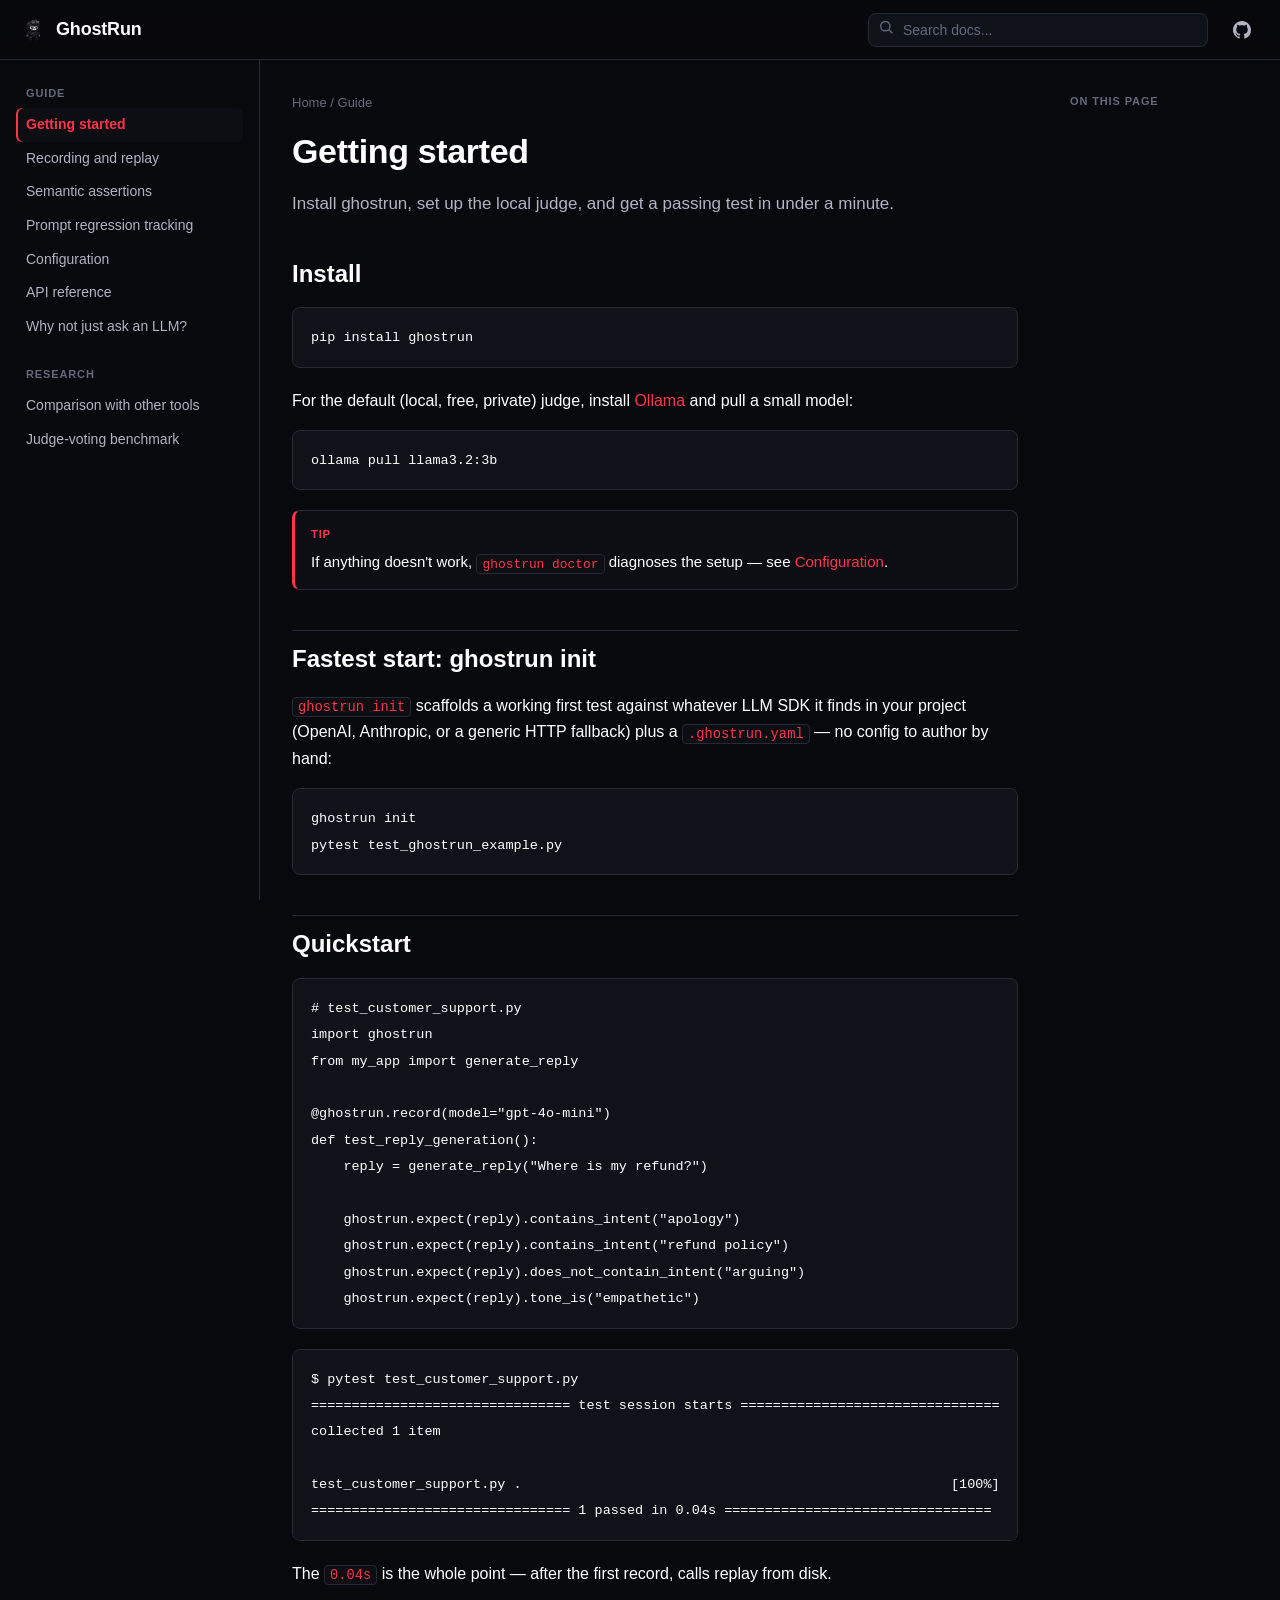
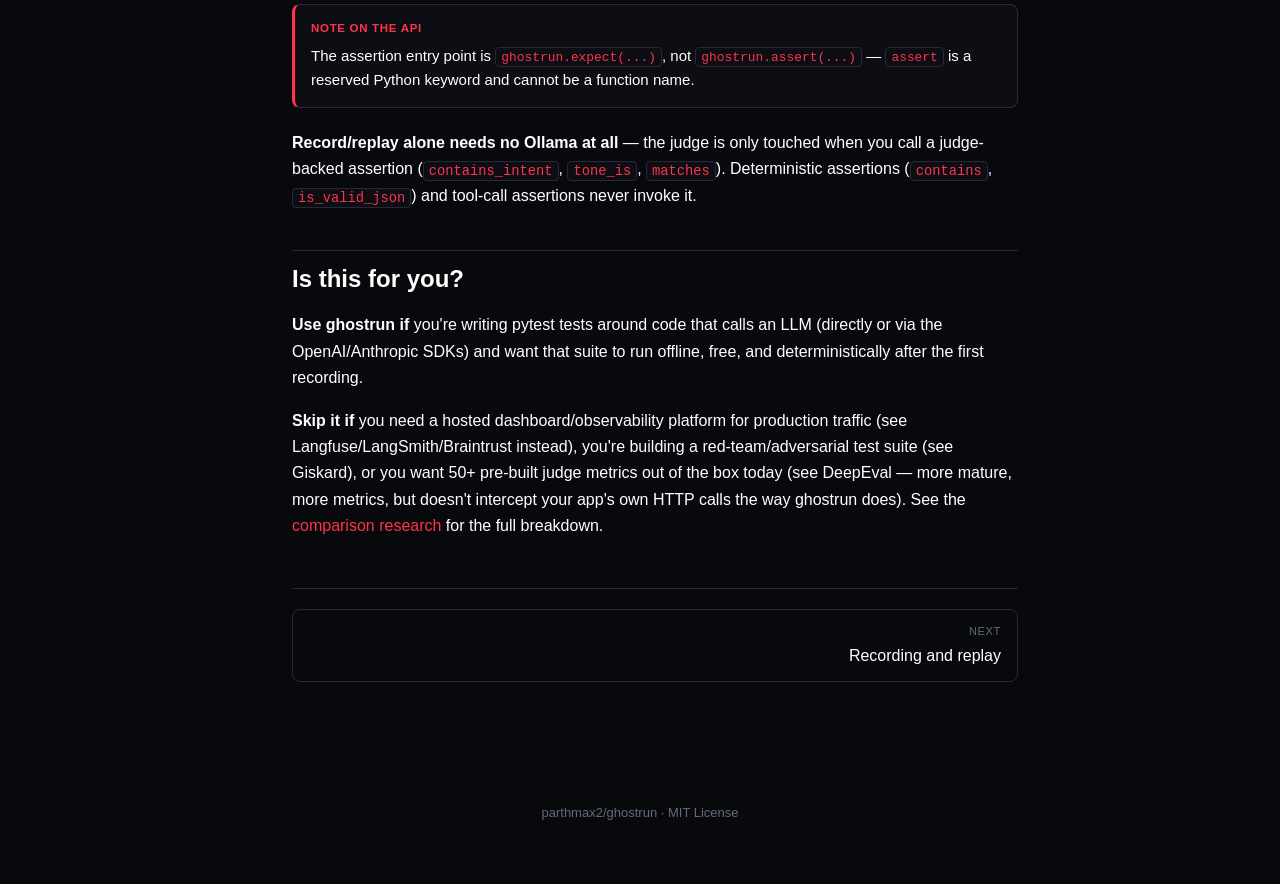
<file: site/guide/getting-started.html>
<!doctype html>
<html lang="en">
<head>
<meta charset="utf-8">
<meta name="viewport" content="width=device-width, initial-scale=1">
<title>Getting started — ghostrun</title>
<meta name="description" content="Install ghostrun, pull an Ollama model, and scaffold a working first test with ghostrun init.">
<link rel="icon" href="../assets/ghost-icon.png">
<link rel="stylesheet" href="../assets/style.css">
</head>
<body>

<header class="site-header">
  <button class="nav-toggle" id="nav-toggle" aria-label="Toggle navigation">
    <svg viewBox="0 0 24 24" fill="none" stroke="currentColor" stroke-width="2" stroke-linecap="round" width="18" height="18"><line x1="4" y1="7" x2="20" y2="7"/><line x1="4" y1="12" x2="20" y2="12"/><line x1="4" y1="17" x2="20" y2="17"/></svg>
  </button>
  <a class="brand" href="../index.html"><img src="../assets/ghost-icon.png" alt="">GhostRun</a>
  <div class="header-spacer"></div>
  <div class="search-wrap">
    <span class="search-icon"><svg viewBox="0 0 24 24" fill="none" stroke="currentColor" stroke-width="2" stroke-linecap="round" stroke-linejoin="round" width="16" height="16"><circle cx="11" cy="11" r="7"/><line x1="21" y1="21" x2="16.65" y2="16.65"/></svg></span>
    <input class="search-input" id="search-input" type="text" placeholder="Search docs..." autocomplete="off">
    <div class="search-results" id="search-results"></div>
  </div>
  <div class="header-actions">
    <button class="icon-btn" id="theme-toggle" aria-label="Toggle theme">
      <svg class="icon-sun" viewBox="0 0 24 24" fill="none" stroke="currentColor" stroke-width="2" stroke-linecap="round"><circle cx="12" cy="12" r="4"/><line x1="12" y1="2" x2="12" y2="4"/><line x1="12" y1="20" x2="12" y2="22"/><line x1="4.9" y1="4.9" x2="6.3" y2="6.3"/><line x1="17.7" y1="17.7" x2="19.1" y2="19.1"/><line x1="2" y1="12" x2="4" y2="12"/><line x1="20" y1="12" x2="22" y2="12"/><line x1="4.9" y1="19.1" x2="6.3" y2="17.7"/><line x1="17.7" y1="6.3" x2="19.1" y2="4.9"/></svg>
      <svg class="icon-moon" viewBox="0 0 24 24" fill="currentColor"><path d="M21 12.79A9 9 0 1 1 11.21 3 7 7 0 0 0 21 12.79z"/></svg>
    </button>
    <a class="icon-btn" href="https://github.com/parthmax2/ghostrun" target="_blank" rel="noopener" aria-label="GitHub repository">
      <svg viewBox="0 0 16 16" width="18" height="18" fill="currentColor"><path d="M8 0C3.58 0 0 3.58 0 8c0 3.54 2.29 6.53 5.47 7.59.4.07.55-.17.55-.38 0-.19-.01-.82-.01-1.49-2.01.37-2.53-.49-2.69-.94-.09-.23-.48-.94-.82-1.13-.28-.15-.68-.52-.01-.53.63-.01 1.08.58 1.23.82.72 1.21 1.87.87 2.33.66.07-.52.28-.87.51-1.07-1.78-.2-3.64-.89-3.64-3.95 0-.87.31-1.59.82-2.15-.08-.2-.36-1.02.08-2.12 0 0 .67-.21 2.2.82.64-.18 1.32-.27 2-.27.68 0 1.36.09 2 .27 1.53-1.04 2.2-.82 2.2-.82.44 1.1.16 1.92.08 2.12.51.56.82 1.27.82 2.15 0 3.07-1.87 3.75-3.65 3.95.29.25.54.73.54 1.48 0 1.07-.01 1.93-.01 2.2 0 .21.15.46.55.38A8.01 8.01 0 0 0 16 8c0-4.42-3.58-8-8-8z"/></svg>
    </a>
  </div>
</header>

<div class="scrim" id="scrim"></div>

<div class="shell">
  <nav class="sidebar" aria-label="Sidebar">
    <div class="side-group">
      <div class="side-group-title">Guide</div>
      <a class="side-link active" href="getting-started.html">Getting started</a>
      <a class="side-link" href="recording.html">Recording and replay</a>
      <a class="side-link" href="assertions.html">Semantic assertions</a>
      <a class="side-link" href="regression-tracking.html">Prompt regression tracking</a>
      <a class="side-link" href="configuration.html">Configuration</a>
      <a class="side-link" href="api-reference.html">API reference</a>
      <a class="side-link" href="why-not-diy.html">Why not just ask an LLM?</a>
    </div>
    <div class="side-group">
      <div class="side-group-title">Research</div>
      <a class="side-link" href="../research/comparison.html">Comparison with other tools</a>
      <a class="side-link" href="../research/judge-voting-benchmark.html">Judge-voting benchmark</a>
    </div>
  </nav>

  <main class="main">
    <article class="article">
      <div class="breadcrumb"><a href="../index.html">Home</a> / Guide</div>
      <h1>Getting started</h1>
      <p class="lede">Install ghostrun, set up the local judge, and get a passing test in under a minute.</p>

      <h2>Install</h2>
      <pre><code>pip install ghostrun</code></pre>

      <p>For the default (local, free, private) judge, install <a href="https://ollama.com" target="_blank" rel="noopener">Ollama</a> and pull a small model:</p>
      <pre><code>ollama pull llama3.2:3b</code></pre>

      <div class="callout">
        <span class="callout-label">Tip</span>
        <p>If anything doesn't work, <code>ghostrun doctor</code> diagnoses the setup — see <a href="configuration.html#diagnosing-a-broken-setup-ghostrun-doctor">Configuration</a>.</p>
      </div>

      <h2>Fastest start: ghostrun init</h2>
      <p><code>ghostrun init</code> scaffolds a working first test against whatever LLM SDK it finds in your project (OpenAI, Anthropic, or a generic HTTP fallback) plus a <code>.ghostrun.yaml</code> — no config to author by hand:</p>
      <pre><code>ghostrun init
pytest test_ghostrun_example.py</code></pre>

      <h2>Quickstart</h2>
      <pre><code>&#35; test_customer_support.py
import ghostrun
from my_app import generate_reply

@ghostrun.record(model="gpt-4o-mini")
def test_reply_generation():
    reply = generate_reply("Where is my refund?")

    ghostrun.expect(reply).contains_intent("apology")
    ghostrun.expect(reply).contains_intent("refund policy")
    ghostrun.expect(reply).does_not_contain_intent("arguing")
    ghostrun.expect(reply).tone_is("empathetic")</code></pre>

      <pre><code>$ pytest test_customer_support.py
================================ test session starts ================================
collected 1 item

test_customer_support.py .                                                     [100%]
================================ 1 passed in 0.04s =================================</code></pre>

      <p>The <code>0.04s</code> is the whole point — after the first record, calls replay from disk.</p>

      <div class="callout">
        <span class="callout-label">Note on the API</span>
        <p>The assertion entry point is <code>ghostrun.expect(...)</code>, not <code>ghostrun.assert(...)</code> — <code>assert</code> is a reserved Python keyword and cannot be a function name.</p>
      </div>

      <p><strong>Record/replay alone needs no Ollama at all</strong> — the judge is only touched when you call a judge-backed assertion (<code>contains_intent</code>, <code>tone_is</code>, <code>matches</code>). Deterministic assertions (<code>contains</code>, <code>is_valid_json</code>) and tool-call assertions never invoke it.</p>

      <h2>Is this for you?</h2>
      <p><strong>Use ghostrun if</strong> you're writing pytest tests around code that calls an LLM (directly or via the OpenAI/Anthropic SDKs) and want that suite to run offline, free, and deterministically after the first recording.</p>
      <p><strong>Skip it if</strong> you need a hosted dashboard/observability platform for production traffic (see Langfuse/LangSmith/Braintrust instead), you're building a red-team/adversarial test suite (see Giskard), or you want 50+ pre-built judge metrics out of the box today (see DeepEval — more mature, more metrics, but doesn't intercept your app's own HTTP calls the way ghostrun does). See the <a href="../research/comparison.html">comparison research</a> for the full breakdown.</p>

      <div class="page-nav">
        <a class="next" href="recording.html"><span class="dir">Next</span>Recording and replay</a>
      </div>
    </article>
  </main>

  <aside class="toc">
    <div class="toc-title">On this page</div>
    <ul id="toc-list"></ul>
  </aside>
</div>

<footer class="site-footer">
  <a href="https://github.com/parthmax2/ghostrun" target="_blank" rel="noopener">parthmax2/ghostrun</a> · MIT License
</footer>

<script src="../assets/search-index.js"></script>
<script src="../assets/app.js"></script>
</body>
</html>
</file>
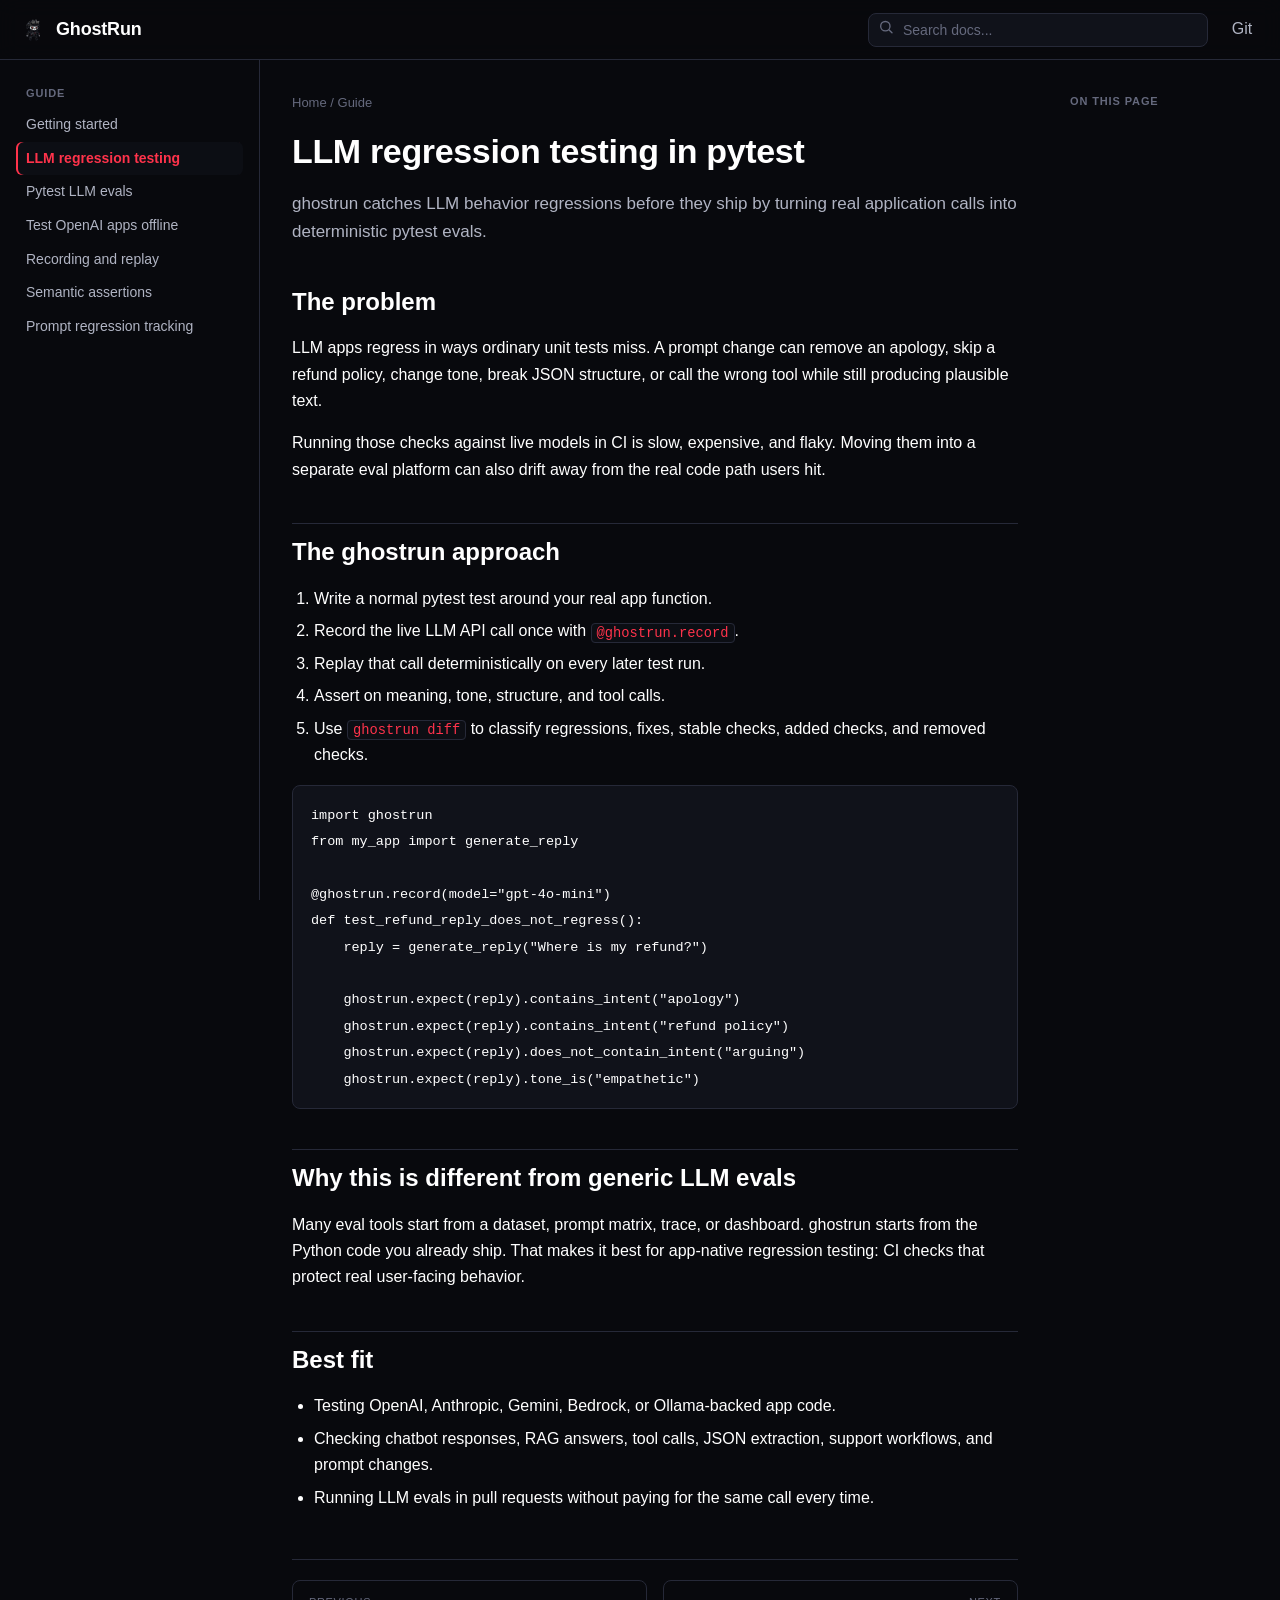
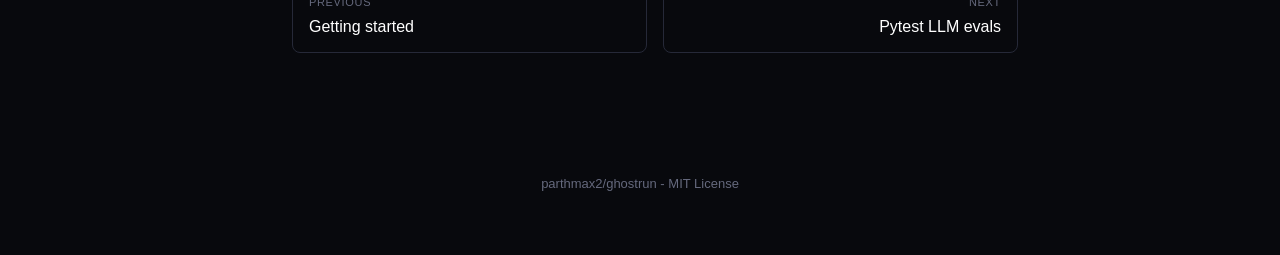
<file: site/guide/llm-regression-testing.html>
<!doctype html>
<html lang="en">

<head>
  <meta charset="utf-8">
  <meta name="viewport" content="width=device-width, initial-scale=1">
  <title>LLM regression testing in pytest - ghostrun</title>
  <meta name="description"
    content="Learn how ghostrun catches LLM behavior regressions in CI by recording real app calls, replaying them deterministically, and asserting on meaning in pytest.">
  <link rel="canonical" href="https://ghostrun.parthmax.tech/guide/llm-regression-testing.html">
  <meta name="keywords"
    content="LLM regression testing, prompt regression testing, deterministic LLM tests, LLM evals in CI, pytest LLM evals">
  <link rel="icon" href="../assets/ghost-icon.png">
  <link rel="stylesheet" href="../assets/style.css">
</head>

<body>
  <header class="site-header">
    <button class="nav-toggle" id="nav-toggle" aria-label="Toggle navigation"><svg viewBox="0 0 24 24" fill="none"
        stroke="currentColor" stroke-width="2" stroke-linecap="round" width="18" height="18">
        <line x1="4" y1="7" x2="20" y2="7" />
        <line x1="4" y1="12" x2="20" y2="12" />
        <line x1="4" y1="17" x2="20" y2="17" />
      </svg></button>
    <a class="brand" href="../index.html"><img src="../assets/ghost-icon.png" alt="">GhostRun</a>
    <div class="header-spacer"></div>
    <div class="search-wrap"><span class="search-icon"><svg viewBox="0 0 24 24" fill="none" stroke="currentColor"
          stroke-width="2" stroke-linecap="round" stroke-linejoin="round" width="16" height="16">
          <circle cx="11" cy="11" r="7" />
          <line x1="21" y1="21" x2="16.65" y2="16.65" />
        </svg></span><input class="search-input" id="search-input" type="text" placeholder="Search docs..."
        autocomplete="off">
      <div class="search-results" id="search-results"></div>
    </div>
    <div class="header-actions"><button class="icon-btn" id="theme-toggle" aria-label="Toggle theme"><svg
          class="icon-sun" viewBox="0 0 24 24" fill="none" stroke="currentColor" stroke-width="2"
          stroke-linecap="round">
          <circle cx="12" cy="12" r="4" />
          <line x1="12" y1="2" x2="12" y2="4" />
          <line x1="12" y1="20" x2="12" y2="22" />
        </svg><svg class="icon-moon" viewBox="0 0 24 24" fill="currentColor">
          <path d="M21 12.79A9 9 0 1 1 11.21 3 7 7 0 0 0 21 12.79z" />
        </svg></button><a class="icon-btn" href="https://github.com/parthmax2/ghostrun" target="_blank" rel="noopener"
        aria-label="GitHub repository">Git</a></div>
  </header>
  <div class="scrim" id="scrim"></div>
  <div class="shell">
    <nav class="sidebar" aria-label="Sidebar">
      <div class="side-group">
        <div class="side-group-title">Guide</div>
        <a class="side-link" href="getting-started.html">Getting started</a>
        <a class="side-link active" href="llm-regression-testing.html">LLM regression testing</a>
        <a class="side-link" href="pytest-llm-evals.html">Pytest LLM evals</a>
        <a class="side-link" href="test-openai-apps-offline.html">Test OpenAI apps offline</a>
        <a class="side-link" href="recording.html">Recording and replay</a>
        <a class="side-link" href="assertions.html">Semantic assertions</a>
        <a class="side-link" href="regression-tracking.html">Prompt regression tracking</a>
      </div>
    </nav>
    <main class="main">
      <article class="article">
        <div class="breadcrumb"><a href="../index.html">Home</a> / Guide</div>
        <h1>LLM regression testing in pytest</h1>
        <p class="lede">ghostrun catches LLM behavior regressions before they ship by turning real application calls
          into deterministic pytest evals.</p>

        <h2>The problem</h2>
        <p>LLM apps regress in ways ordinary unit tests miss. A prompt change can remove an apology, skip a refund
          policy, change tone, break JSON structure, or call the wrong tool while still producing plausible text.</p>
        <p>Running those checks against live models in CI is slow, expensive, and flaky. Moving them into a separate
          eval platform can also drift away from the real code path users hit.</p>

        <h2>The ghostrun approach</h2>
        <ol>
          <li>Write a normal pytest test around your real app function.</li>
          <li>Record the live LLM API call once with <code>@ghostrun.record</code>.</li>
          <li>Replay that call deterministically on every later test run.</li>
          <li>Assert on meaning, tone, structure, and tool calls.</li>
          <li>Use <code>ghostrun diff</code> to classify regressions, fixes, stable checks, added checks, and removed
            checks.</li>
        </ol>

        <pre><code>import ghostrun
from my_app import generate_reply

@ghostrun.record(model="gpt-4o-mini")
def test_refund_reply_does_not_regress():
    reply = generate_reply("Where is my refund?")

    ghostrun.expect(reply).contains_intent("apology")
    ghostrun.expect(reply).contains_intent("refund policy")
    ghostrun.expect(reply).does_not_contain_intent("arguing")
    ghostrun.expect(reply).tone_is("empathetic")</code></pre>

        <h2>Why this is different from generic LLM evals</h2>
        <p>Many eval tools start from a dataset, prompt matrix, trace, or dashboard. ghostrun starts from the Python
          code you already ship. That makes it best for app-native regression testing: CI checks that protect real
          user-facing behavior.</p>

        <h2>Best fit</h2>
        <ul>
          <li>Testing OpenAI, Anthropic, Gemini, Bedrock, or Ollama-backed app code.</li>
          <li>Checking chatbot responses, RAG answers, tool calls, JSON extraction, support workflows, and prompt
            changes.</li>
          <li>Running LLM evals in pull requests without paying for the same call every time.</li>
        </ul>

        <div class="page-nav">
          <a href="getting-started.html"><span class="dir">Previous</span>Getting started</a>
          <a class="next" href="pytest-llm-evals.html"><span class="dir">Next</span>Pytest LLM evals</a>
        </div>
      </article>
    </main>
    <aside class="toc">
      <div class="toc-title">On this page</div>
      <ul id="toc-list"></ul>
    </aside>
  </div>
  <footer class="site-footer"><a href="https://github.com/parthmax2/ghostrun" target="_blank"
      rel="noopener">parthmax2/ghostrun</a> - MIT License</footer>
  <script src="../assets/search-index.js"></script>
  <script src="../assets/app.js"></script>
</body>

</html>
</file>
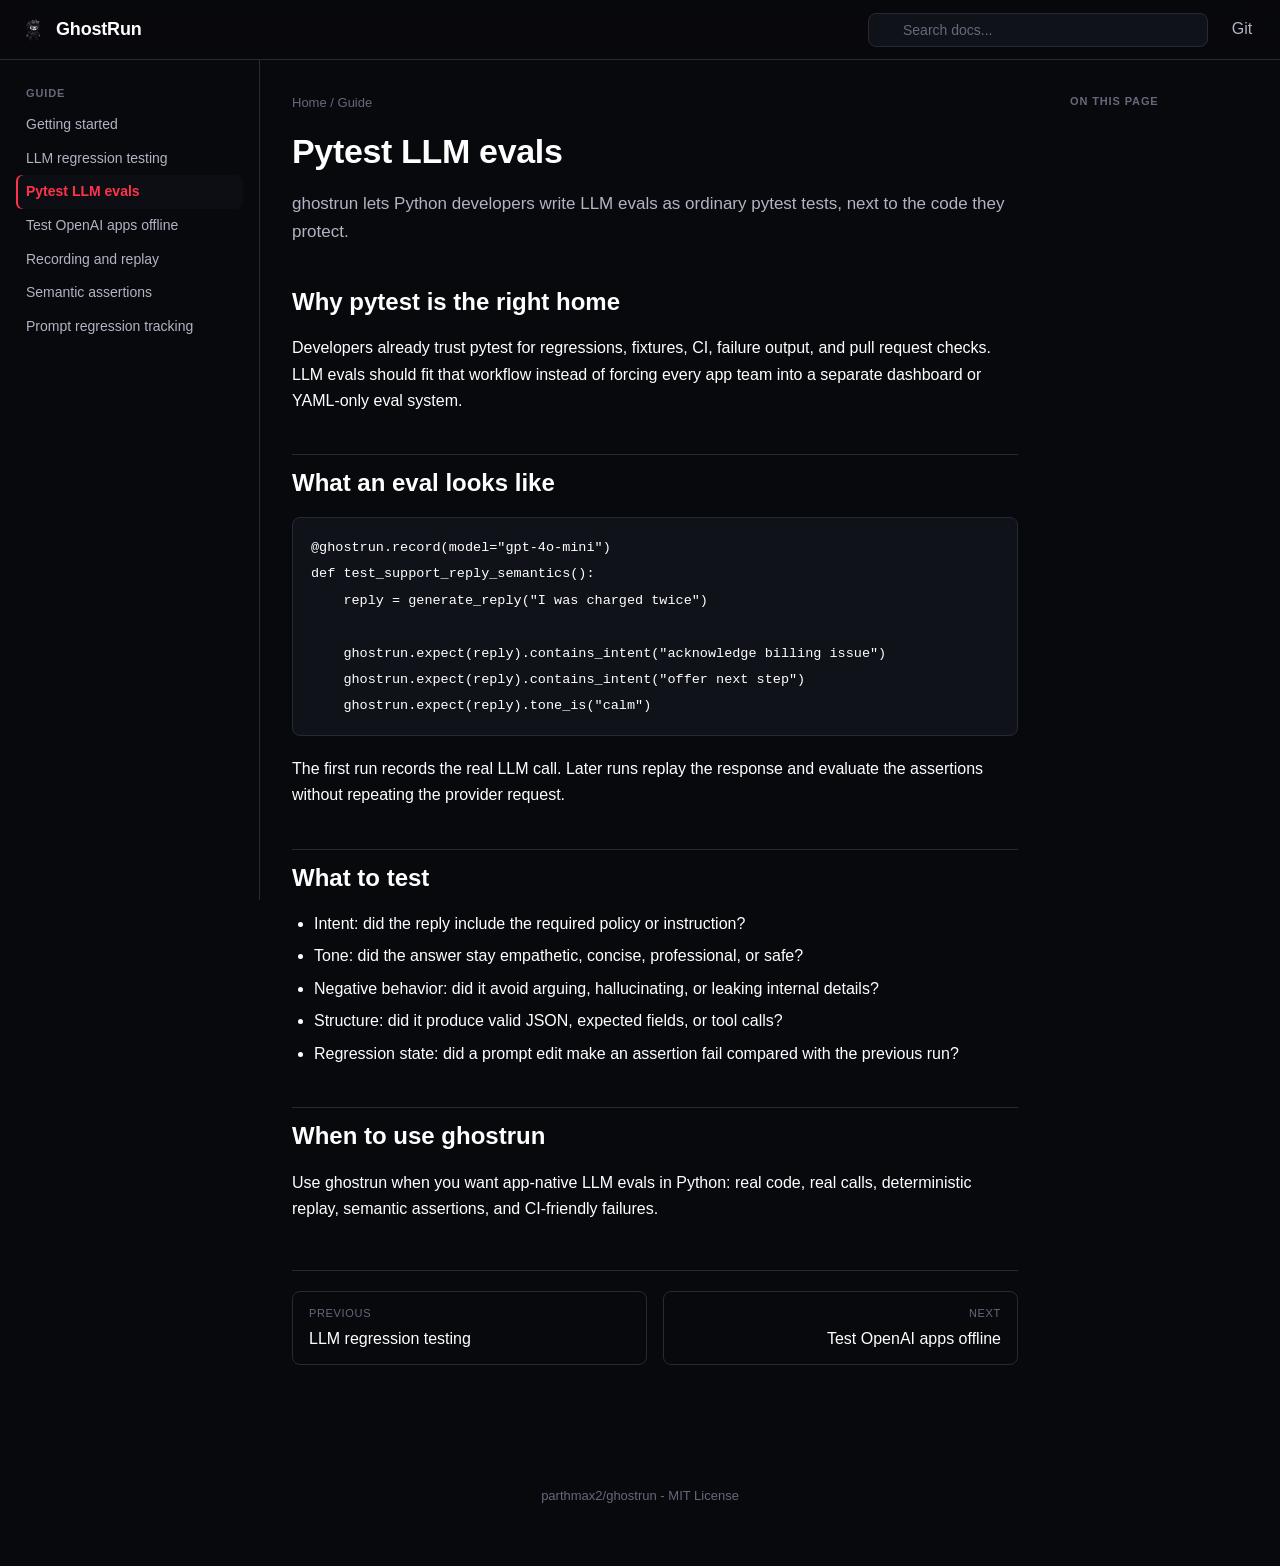
<file: site/guide/pytest-llm-evals.html>
<!doctype html>
<html lang="en">

<head>
  <meta charset="utf-8">
  <meta name="viewport" content="width=device-width, initial-scale=1">
  <title>Pytest LLM evals - ghostrun</title>
  <meta name="description"
    content="Write LLM evals as normal pytest tests with ghostrun. Record real app calls once, replay them in CI, and assert on meaning instead of exact strings.">
  <link rel="canonical" href="https://ghostrun.parthmax.tech/guide/pytest-llm-evals.html">
  <meta name="keywords"
    content="pytest LLM evals, LLM testing pytest, LLM evals python, semantic assertions pytest, GenAI testing">
  <link rel="icon" href="../assets/ghost-icon.png">
  <link rel="stylesheet" href="../assets/style.css">
</head>

<body>
  <header class="site-header"><button class="nav-toggle" id="nav-toggle" aria-label="Toggle navigation"><svg
        viewBox="0 0 24 24" fill="none" stroke="currentColor" stroke-width="2" stroke-linecap="round" width="18"
        height="18">
        <line x1="4" y1="7" x2="20" y2="7" />
        <line x1="4" y1="12" x2="20" y2="12" />
        <line x1="4" y1="17" x2="20" y2="17" />
      </svg></button><a class="brand" href="../index.html"><img src="../assets/ghost-icon.png" alt="">GhostRun</a>
    <div class="header-spacer"></div>
    <div class="search-wrap"><span class="search-icon"></span><input class="search-input" id="search-input" type="text"
        placeholder="Search docs..." autocomplete="off">
      <div class="search-results" id="search-results"></div>
    </div>
    <div class="header-actions"><button class="icon-btn" id="theme-toggle" aria-label="Toggle theme">Aa</button><a
        class="icon-btn" href="https://github.com/parthmax2/ghostrun" target="_blank" rel="noopener"
        aria-label="GitHub repository">Git</a></div>
  </header>
  <div class="scrim" id="scrim"></div>
  <div class="shell">
    <nav class="sidebar" aria-label="Sidebar">
      <div class="side-group">
        <div class="side-group-title">Guide</div>
        <a class="side-link" href="getting-started.html">Getting started</a>
        <a class="side-link" href="llm-regression-testing.html">LLM regression testing</a>
        <a class="side-link active" href="pytest-llm-evals.html">Pytest LLM evals</a>
        <a class="side-link" href="test-openai-apps-offline.html">Test OpenAI apps offline</a>
        <a class="side-link" href="recording.html">Recording and replay</a>
        <a class="side-link" href="assertions.html">Semantic assertions</a>
        <a class="side-link" href="regression-tracking.html">Prompt regression tracking</a>
      </div>
    </nav>
    <main class="main">
      <article class="article">
        <div class="breadcrumb"><a href="../index.html">Home</a> / Guide</div>
        <h1>Pytest LLM evals</h1>
        <p class="lede">ghostrun lets Python developers write LLM evals as ordinary pytest tests, next to the code they
          protect.</p>

        <h2>Why pytest is the right home</h2>
        <p>Developers already trust pytest for regressions, fixtures, CI, failure output, and pull request checks. LLM
          evals should fit that workflow instead of forcing every app team into a separate dashboard or YAML-only eval
          system.</p>

        <h2>What an eval looks like</h2>
        <pre><code>@ghostrun.record(model="gpt-4o-mini")
def test_support_reply_semantics():
    reply = generate_reply("I was charged twice")

    ghostrun.expect(reply).contains_intent("acknowledge billing issue")
    ghostrun.expect(reply).contains_intent("offer next step")
    ghostrun.expect(reply).tone_is("calm")</code></pre>

        <p>The first run records the real LLM call. Later runs replay the response and evaluate the assertions without
          repeating the provider request.</p>

        <h2>What to test</h2>
        <ul>
          <li>Intent: did the reply include the required policy or instruction?</li>
          <li>Tone: did the answer stay empathetic, concise, professional, or safe?</li>
          <li>Negative behavior: did it avoid arguing, hallucinating, or leaking internal details?</li>
          <li>Structure: did it produce valid JSON, expected fields, or tool calls?</li>
          <li>Regression state: did a prompt edit make an assertion fail compared with the previous run?</li>
        </ul>

        <h2>When to use ghostrun</h2>
        <p>Use ghostrun when you want app-native LLM evals in Python: real code, real calls, deterministic replay,
          semantic assertions, and CI-friendly failures.</p>

        <div class="page-nav">
          <a href="llm-regression-testing.html"><span class="dir">Previous</span>LLM regression testing</a>
          <a class="next" href="test-openai-apps-offline.html"><span class="dir">Next</span>Test OpenAI apps offline</a>
        </div>
      </article>
    </main>
    <aside class="toc">
      <div class="toc-title">On this page</div>
      <ul id="toc-list"></ul>
    </aside>
  </div>
  <footer class="site-footer"><a href="https://github.com/parthmax2/ghostrun" target="_blank"
      rel="noopener">parthmax2/ghostrun</a> - MIT License</footer>
  <script src="../assets/search-index.js"></script>
  <script src="../assets/app.js"></script>
</body>

</html>
</file>
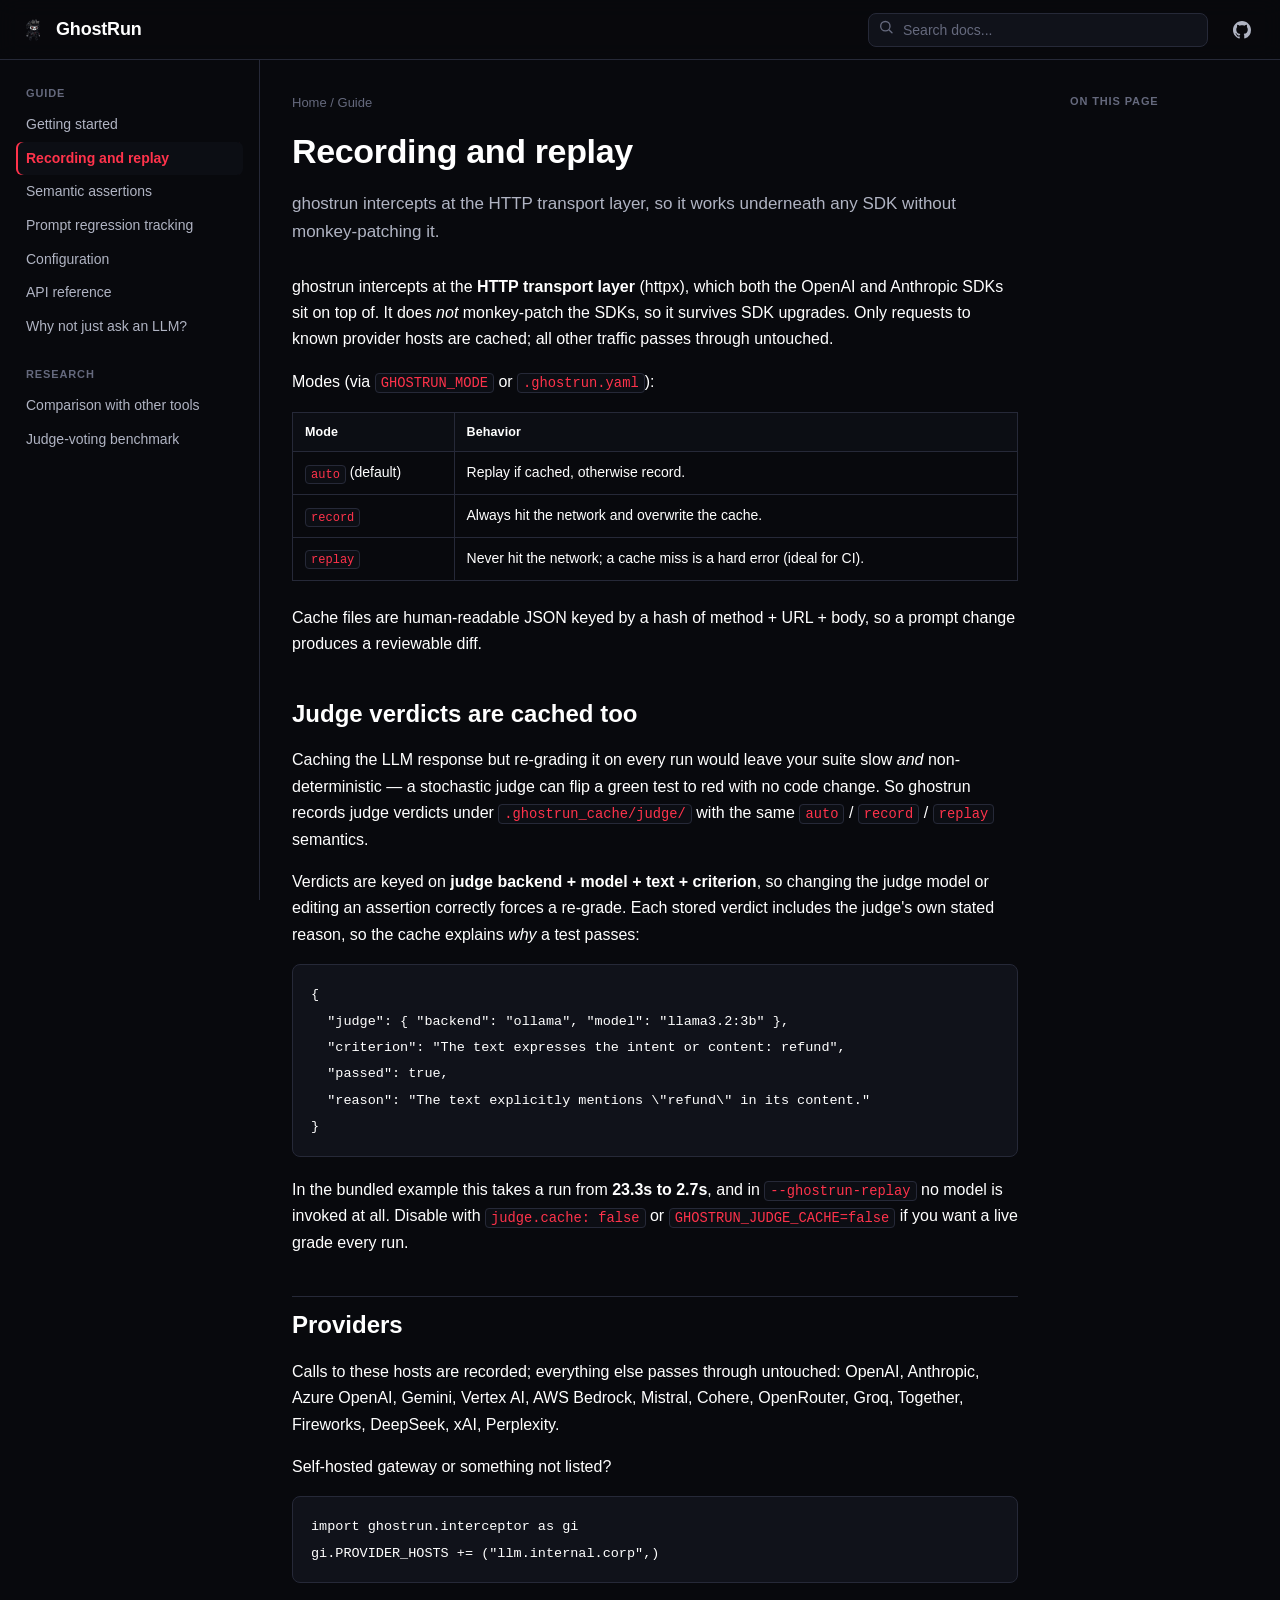
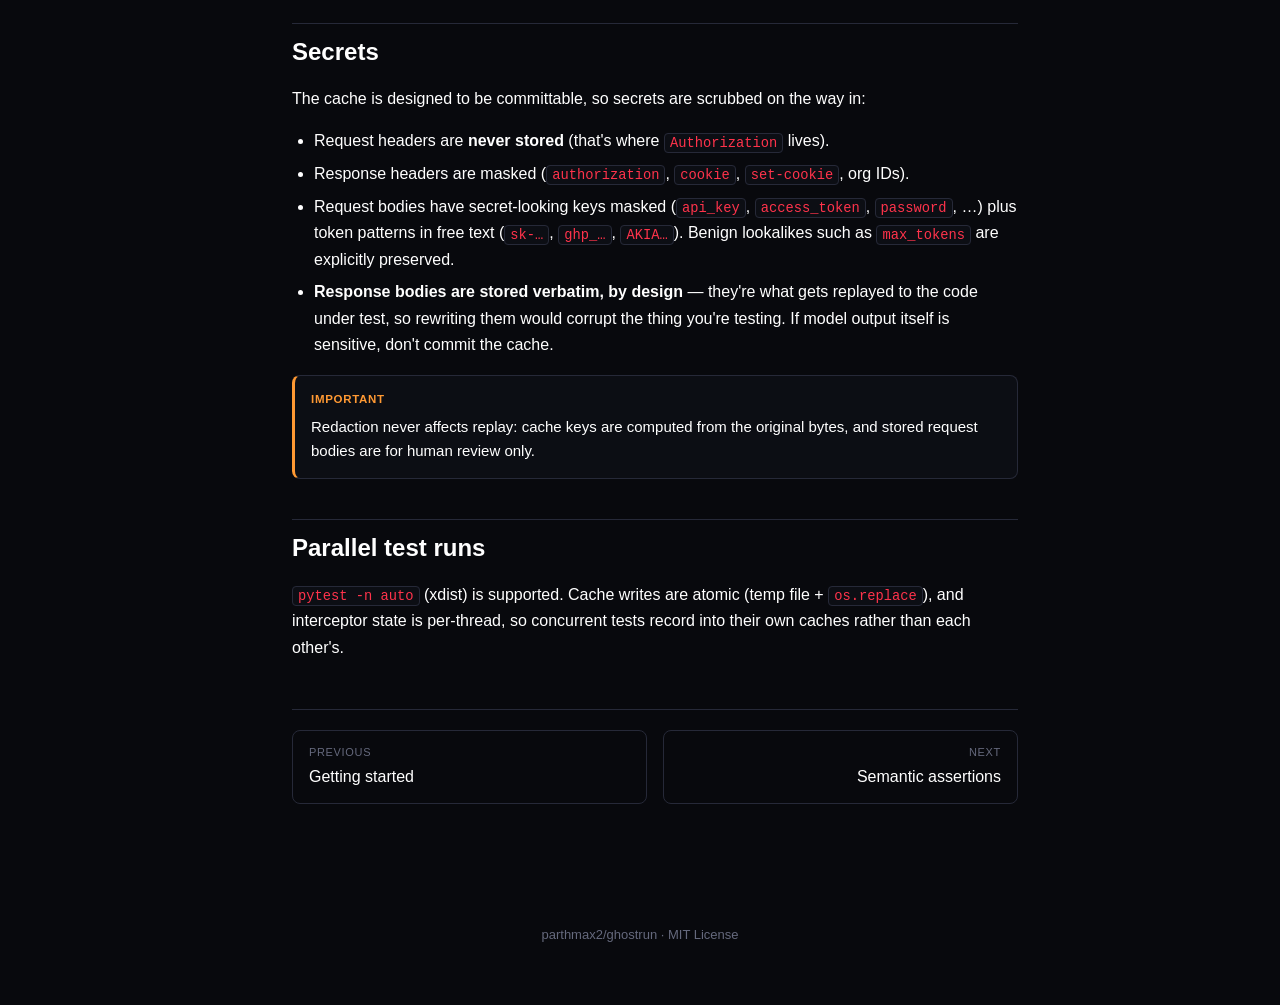
<file: site/guide/recording.html>
<!doctype html>
<html lang="en">
<head>
<meta charset="utf-8">
<meta name="viewport" content="width=device-width, initial-scale=1">
<title>Recording and replay — ghostrun</title>
<meta name="description" content="HTTP transport-layer interception, auto/record/replay modes, judge-verdict caching, providers, secret redaction, parallel test runs.">
<link rel="icon" href="../assets/ghost-icon.png">
<link rel="stylesheet" href="../assets/style.css">
</head>
<body>

<header class="site-header">
  <button class="nav-toggle" id="nav-toggle" aria-label="Toggle navigation">
    <svg viewBox="0 0 24 24" fill="none" stroke="currentColor" stroke-width="2" stroke-linecap="round" width="18" height="18"><line x1="4" y1="7" x2="20" y2="7"/><line x1="4" y1="12" x2="20" y2="12"/><line x1="4" y1="17" x2="20" y2="17"/></svg>
  </button>
  <a class="brand" href="../index.html"><img src="../assets/ghost-icon.png" alt="">GhostRun</a>
  <div class="header-spacer"></div>
  <div class="search-wrap">
    <span class="search-icon"><svg viewBox="0 0 24 24" fill="none" stroke="currentColor" stroke-width="2" stroke-linecap="round" stroke-linejoin="round" width="16" height="16"><circle cx="11" cy="11" r="7"/><line x1="21" y1="21" x2="16.65" y2="16.65"/></svg></span>
    <input class="search-input" id="search-input" type="text" placeholder="Search docs..." autocomplete="off">
    <div class="search-results" id="search-results"></div>
  </div>
  <div class="header-actions">
    <button class="icon-btn" id="theme-toggle" aria-label="Toggle theme">
      <svg class="icon-sun" viewBox="0 0 24 24" fill="none" stroke="currentColor" stroke-width="2" stroke-linecap="round"><circle cx="12" cy="12" r="4"/><line x1="12" y1="2" x2="12" y2="4"/><line x1="12" y1="20" x2="12" y2="22"/><line x1="4.9" y1="4.9" x2="6.3" y2="6.3"/><line x1="17.7" y1="17.7" x2="19.1" y2="19.1"/><line x1="2" y1="12" x2="4" y2="12"/><line x1="20" y1="12" x2="22" y2="12"/><line x1="4.9" y1="19.1" x2="6.3" y2="17.7"/><line x1="17.7" y1="6.3" x2="19.1" y2="4.9"/></svg>
      <svg class="icon-moon" viewBox="0 0 24 24" fill="currentColor"><path d="M21 12.79A9 9 0 1 1 11.21 3 7 7 0 0 0 21 12.79z"/></svg>
    </button>
    <a class="icon-btn" href="https://github.com/parthmax2/ghostrun" target="_blank" rel="noopener" aria-label="GitHub repository">
      <svg viewBox="0 0 16 16" width="18" height="18" fill="currentColor"><path d="M8 0C3.58 0 0 3.58 0 8c0 3.54 2.29 6.53 5.47 7.59.4.07.55-.17.55-.38 0-.19-.01-.82-.01-1.49-2.01.37-2.53-.49-2.69-.94-.09-.23-.48-.94-.82-1.13-.28-.15-.68-.52-.01-.53.63-.01 1.08.58 1.23.82.72 1.21 1.87.87 2.33.66.07-.52.28-.87.51-1.07-1.78-.2-3.64-.89-3.64-3.95 0-.87.31-1.59.82-2.15-.08-.2-.36-1.02.08-2.12 0 0 .67-.21 2.2.82.64-.18 1.32-.27 2-.27.68 0 1.36.09 2 .27 1.53-1.04 2.2-.82 2.2-.82.44 1.1.16 1.92.08 2.12.51.56.82 1.27.82 2.15 0 3.07-1.87 3.75-3.65 3.95.29.25.54.73.54 1.48 0 1.07-.01 1.93-.01 2.2 0 .21.15.46.55.38A8.01 8.01 0 0 0 16 8c0-4.42-3.58-8-8-8z"/></svg>
    </a>
  </div>
</header>

<div class="scrim" id="scrim"></div>

<div class="shell">
  <nav class="sidebar" aria-label="Sidebar">
    <div class="side-group">
      <div class="side-group-title">Guide</div>
      <a class="side-link" href="getting-started.html">Getting started</a>
      <a class="side-link active" href="recording.html">Recording and replay</a>
      <a class="side-link" href="assertions.html">Semantic assertions</a>
      <a class="side-link" href="regression-tracking.html">Prompt regression tracking</a>
      <a class="side-link" href="configuration.html">Configuration</a>
      <a class="side-link" href="api-reference.html">API reference</a>
      <a class="side-link" href="why-not-diy.html">Why not just ask an LLM?</a>
    </div>
    <div class="side-group">
      <div class="side-group-title">Research</div>
      <a class="side-link" href="../research/comparison.html">Comparison with other tools</a>
      <a class="side-link" href="../research/judge-voting-benchmark.html">Judge-voting benchmark</a>
    </div>
  </nav>

  <main class="main">
    <article class="article">
      <div class="breadcrumb"><a href="../index.html">Home</a> / Guide</div>
      <h1>Recording and replay</h1>
      <p class="lede">ghostrun intercepts at the HTTP transport layer, so it works underneath any SDK without monkey-patching it.</p>

      <p>ghostrun intercepts at the <strong>HTTP transport layer</strong> (httpx), which both the OpenAI and Anthropic SDKs sit on top of. It does <em>not</em> monkey-patch the SDKs, so it survives SDK upgrades. Only requests to known provider hosts are cached; all other traffic passes through untouched.</p>

      <p>Modes (via <code>GHOSTRUN_MODE</code> or <code>.ghostrun.yaml</code>):</p>

      <div class="table-scroll">
      <table>
        <thead><tr><th>Mode</th><th>Behavior</th></tr></thead>
        <tbody>
          <tr><td><code>auto</code> (default)</td><td>Replay if cached, otherwise record.</td></tr>
          <tr><td><code>record</code></td><td>Always hit the network and overwrite the cache.</td></tr>
          <tr><td><code>replay</code></td><td>Never hit the network; a cache miss is a hard error (ideal for CI).</td></tr>
        </tbody>
      </table>
      </div>

      <p>Cache files are human-readable JSON keyed by a hash of method + URL + body, so a prompt change produces a reviewable diff.</p>

      <h2>Judge verdicts are cached too</h2>
      <p>Caching the LLM response but re-grading it on every run would leave your suite slow <em>and</em> non-deterministic — a stochastic judge can flip a green test to red with no code change. So ghostrun records judge verdicts under <code>.ghostrun_cache/judge/</code> with the same <code>auto</code> / <code>record</code> / <code>replay</code> semantics.</p>

      <p>Verdicts are keyed on <strong>judge backend + model + text + criterion</strong>, so changing the judge model or editing an assertion correctly forces a re-grade. Each stored verdict includes the judge's own stated reason, so the cache explains <em>why</em> a test passes:</p>

      <pre><code>{
  "judge": { "backend": "ollama", "model": "llama3.2:3b" },
  "criterion": "The text expresses the intent or content: refund",
  "passed": true,
  "reason": "The text explicitly mentions \"refund\" in its content."
}</code></pre>

      <p>In the bundled example this takes a run from <strong>23.3s to 2.7s</strong>, and in <code>--ghostrun-replay</code> no model is invoked at all. Disable with <code>judge.cache: false</code> or <code>GHOSTRUN_JUDGE_CACHE=false</code> if you want a live grade every run.</p>

      <h2>Providers</h2>
      <p>Calls to these hosts are recorded; everything else passes through untouched: OpenAI, Anthropic, Azure OpenAI, Gemini, Vertex AI, AWS Bedrock, Mistral, Cohere, OpenRouter, Groq, Together, Fireworks, DeepSeek, xAI, Perplexity.</p>

      <p>Self-hosted gateway or something not listed?</p>
      <pre><code>import ghostrun.interceptor as gi
gi.PROVIDER_HOSTS += ("llm.internal.corp",)</code></pre>

      <h2>Secrets</h2>
      <p>The cache is designed to be committable, so secrets are scrubbed on the way in:</p>
      <ul>
        <li>Request headers are <strong>never stored</strong> (that's where <code>Authorization</code> lives).</li>
        <li>Response headers are masked (<code>authorization</code>, <code>cookie</code>, <code>set-cookie</code>, org IDs).</li>
        <li>Request bodies have secret-looking keys masked (<code>api_key</code>, <code>access_token</code>, <code>password</code>, …) plus token patterns in free text (<code>sk-…</code>, <code>ghp_…</code>, <code>AKIA…</code>). Benign lookalikes such as <code>max_tokens</code> are explicitly preserved.</li>
        <li><strong>Response bodies are stored verbatim, by design</strong> — they're what gets replayed to the code under test, so rewriting them would corrupt the thing you're testing. If model output itself is sensitive, don't commit the cache.</li>
      </ul>

      <div class="callout warning">
        <span class="callout-label">Important</span>
        <p>Redaction never affects replay: cache keys are computed from the original bytes, and stored request bodies are for human review only.</p>
      </div>

      <h2>Parallel test runs</h2>
      <p><code>pytest -n auto</code> (xdist) is supported. Cache writes are atomic (temp file + <code>os.replace</code>), and interceptor state is per-thread, so concurrent tests record into their own caches rather than each other's.</p>

      <div class="page-nav">
        <a href="getting-started.html"><span class="dir">Previous</span>Getting started</a>
        <a class="next" href="assertions.html"><span class="dir">Next</span>Semantic assertions</a>
      </div>
    </article>
  </main>

  <aside class="toc">
    <div class="toc-title">On this page</div>
    <ul id="toc-list"></ul>
  </aside>
</div>

<footer class="site-footer">
  <a href="https://github.com/parthmax2/ghostrun" target="_blank" rel="noopener">parthmax2/ghostrun</a> · MIT License
</footer>

<script src="../assets/search-index.js"></script>
<script src="../assets/app.js"></script>
</body>
</html>
</file>
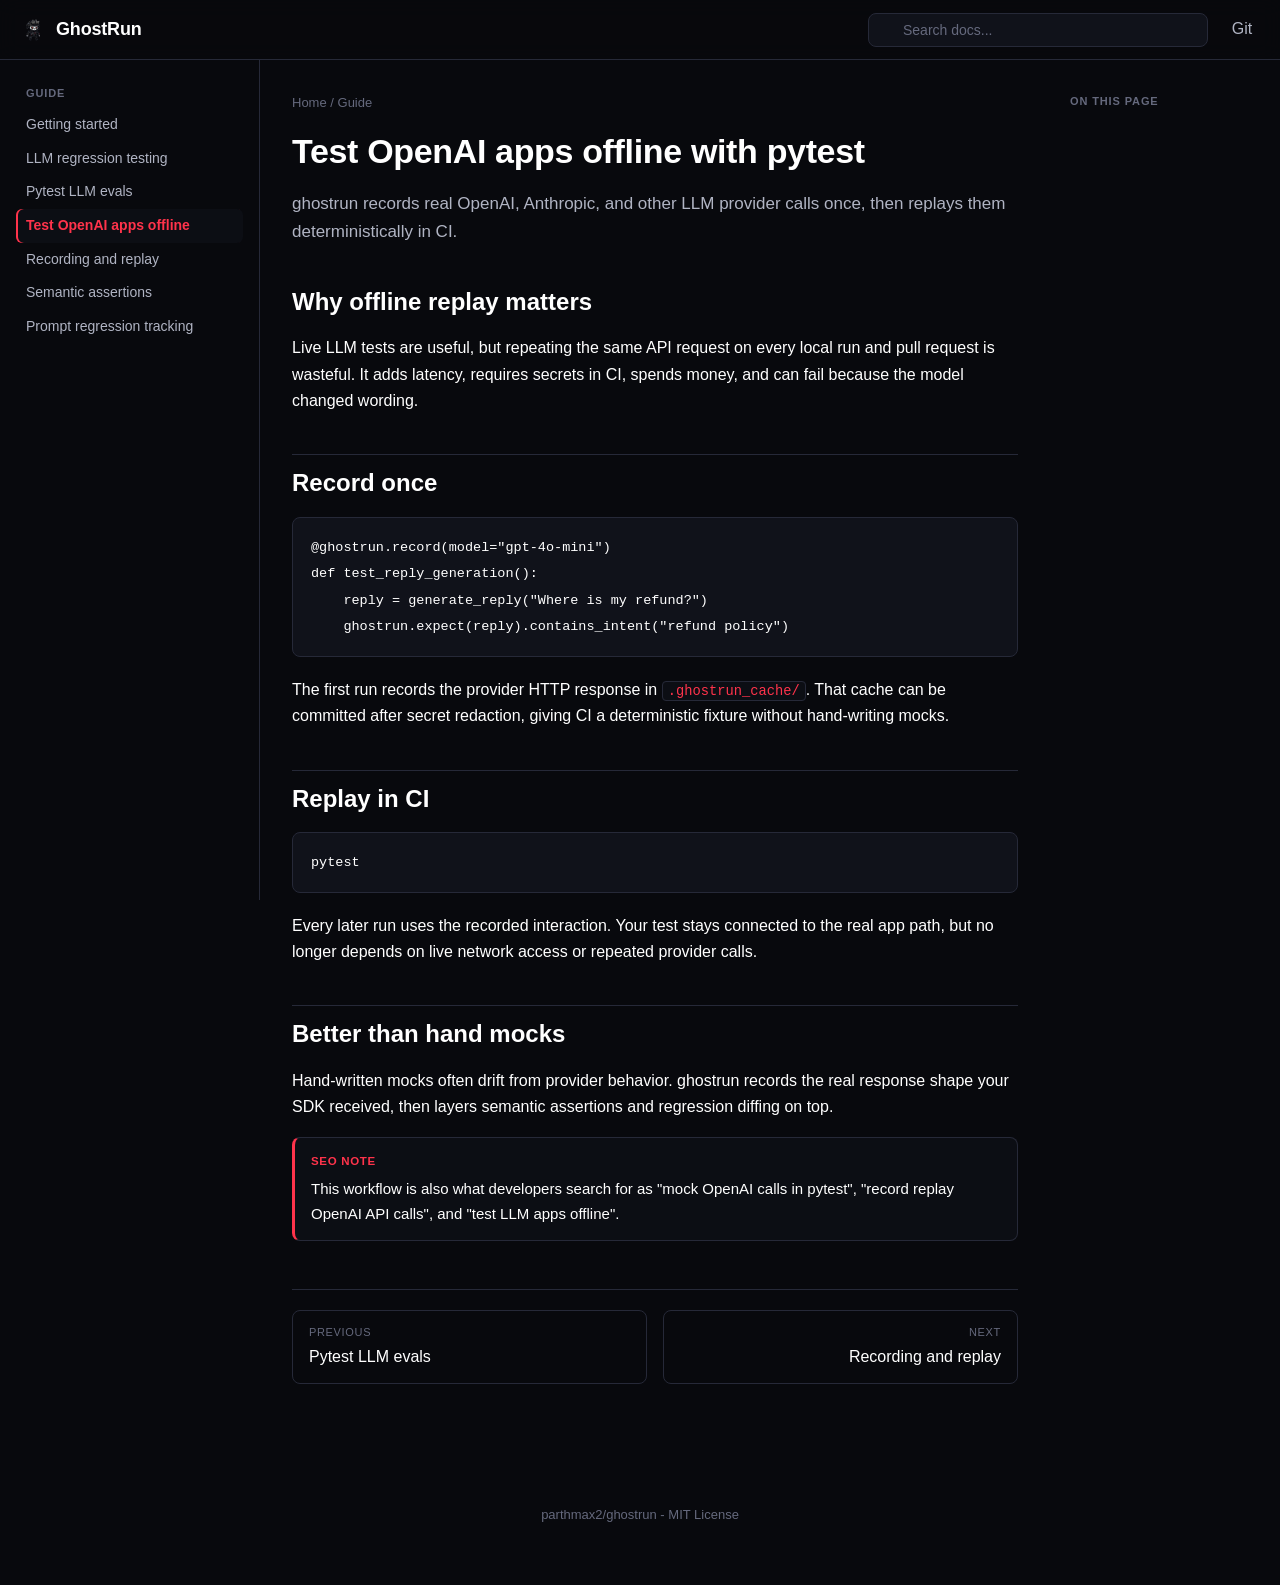
<file: site/guide/test-openai-apps-offline.html>
<!doctype html>
<html lang="en">

<head>
  <meta charset="utf-8">
  <meta name="viewport" content="width=device-width, initial-scale=1">
  <title>Test OpenAI apps offline with pytest - ghostrun</title>
  <meta name="description"
    content="Use ghostrun to test OpenAI and Anthropic apps offline: record real LLM API calls once, replay them deterministically in pytest, and avoid repeated CI cost.">
  <link rel="canonical" href="https://ghostrun.parthmax.tech/guide/test-openai-apps-offline.html">
  <meta name="keywords"
    content="test OpenAI app pytest, mock OpenAI calls pytest, record replay OpenAI API calls, test LLM apps offline">
  <link rel="icon" href="../assets/ghost-icon.png">
  <link rel="stylesheet" href="../assets/style.css">
</head>

<body>
  <header class="site-header"><button class="nav-toggle" id="nav-toggle" aria-label="Toggle navigation"><svg
        viewBox="0 0 24 24" fill="none" stroke="currentColor" stroke-width="2" stroke-linecap="round" width="18"
        height="18">
        <line x1="4" y1="7" x2="20" y2="7" />
        <line x1="4" y1="12" x2="20" y2="12" />
        <line x1="4" y1="17" x2="20" y2="17" />
      </svg></button><a class="brand" href="../index.html"><img src="../assets/ghost-icon.png" alt="">GhostRun</a>
    <div class="header-spacer"></div>
    <div class="search-wrap"><input class="search-input" id="search-input" type="text" placeholder="Search docs..."
        autocomplete="off">
      <div class="search-results" id="search-results"></div>
    </div>
    <div class="header-actions"><button class="icon-btn" id="theme-toggle" aria-label="Toggle theme">Aa</button><a
        class="icon-btn" href="https://github.com/parthmax2/ghostrun" target="_blank" rel="noopener"
        aria-label="GitHub repository">Git</a></div>
  </header>
  <div class="scrim" id="scrim"></div>
  <div class="shell">
    <nav class="sidebar" aria-label="Sidebar">
      <div class="side-group">
        <div class="side-group-title">Guide</div>
        <a class="side-link" href="getting-started.html">Getting started</a>
        <a class="side-link" href="llm-regression-testing.html">LLM regression testing</a>
        <a class="side-link" href="pytest-llm-evals.html">Pytest LLM evals</a>
        <a class="side-link active" href="test-openai-apps-offline.html">Test OpenAI apps offline</a>
        <a class="side-link" href="recording.html">Recording and replay</a>
        <a class="side-link" href="assertions.html">Semantic assertions</a>
        <a class="side-link" href="regression-tracking.html">Prompt regression tracking</a>
      </div>
    </nav>
    <main class="main">
      <article class="article">
        <div class="breadcrumb"><a href="../index.html">Home</a> / Guide</div>
        <h1>Test OpenAI apps offline with pytest</h1>
        <p class="lede">ghostrun records real OpenAI, Anthropic, and other LLM provider calls once, then replays them
          deterministically in CI.</p>

        <h2>Why offline replay matters</h2>
        <p>Live LLM tests are useful, but repeating the same API request on every local run and pull request is
          wasteful. It adds latency, requires secrets in CI, spends money, and can fail because the model changed
          wording.</p>

        <h2>Record once</h2>
        <pre><code>@ghostrun.record(model="gpt-4o-mini")
def test_reply_generation():
    reply = generate_reply("Where is my refund?")
    ghostrun.expect(reply).contains_intent("refund policy")</code></pre>

        <p>The first run records the provider HTTP response in <code>.ghostrun_cache/</code>. That cache can be
          committed after secret redaction, giving CI a deterministic fixture without hand-writing mocks.</p>

        <h2>Replay in CI</h2>
        <pre><code>pytest</code></pre>

        <p>Every later run uses the recorded interaction. Your test stays connected to the real app path, but no longer
          depends on live network access or repeated provider calls.</p>

        <h2>Better than hand mocks</h2>
        <p>Hand-written mocks often drift from provider behavior. ghostrun records the real response shape your SDK
          received, then layers semantic assertions and regression diffing on top.</p>

        <div class="callout">
          <span class="callout-label">SEO note</span>
          <p>This workflow is also what developers search for as "mock OpenAI calls in pytest", "record replay OpenAI
            API calls", and "test LLM apps offline".</p>
        </div>

        <div class="page-nav">
          <a href="pytest-llm-evals.html"><span class="dir">Previous</span>Pytest LLM evals</a>
          <a class="next" href="recording.html"><span class="dir">Next</span>Recording and replay</a>
        </div>
      </article>
    </main>
    <aside class="toc">
      <div class="toc-title">On this page</div>
      <ul id="toc-list"></ul>
    </aside>
  </div>
  <footer class="site-footer"><a href="https://github.com/parthmax2/ghostrun" target="_blank"
      rel="noopener">parthmax2/ghostrun</a> - MIT License</footer>
  <script src="../assets/search-index.js"></script>
  <script src="../assets/app.js"></script>
</body>

</html>
</file>
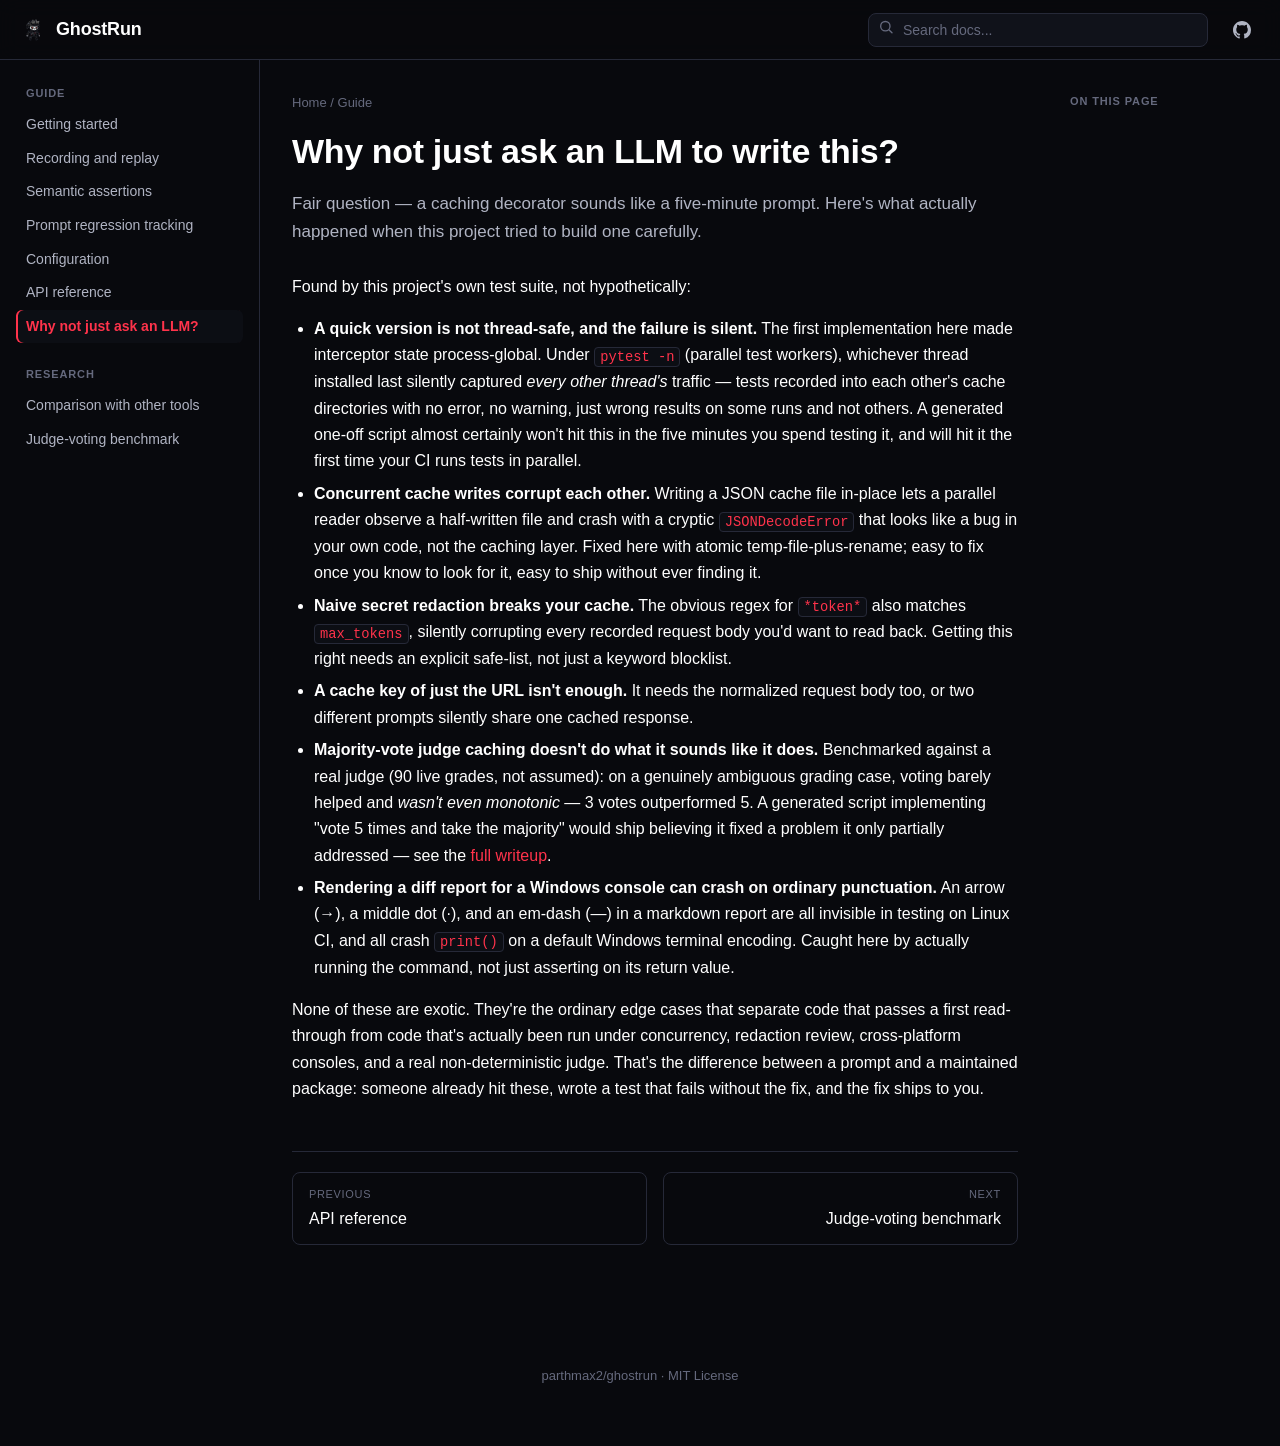
<file: site/guide/why-not-diy.html>
<!doctype html>
<html lang="en">
<head>
<meta charset="utf-8">
<meta name="viewport" content="width=device-width, initial-scale=1">
<title>Why not just ask an LLM to write this? — ghostrun</title>
<meta name="description" content="The concrete bugs found building this: thread-safety races, torn cache writes, secret-redaction false positives.">
<link rel="icon" href="../assets/ghost-icon.png">
<link rel="stylesheet" href="../assets/style.css">
</head>
<body>

<header class="site-header">
  <button class="nav-toggle" id="nav-toggle" aria-label="Toggle navigation">
    <svg viewBox="0 0 24 24" fill="none" stroke="currentColor" stroke-width="2" stroke-linecap="round" width="18" height="18"><line x1="4" y1="7" x2="20" y2="7"/><line x1="4" y1="12" x2="20" y2="12"/><line x1="4" y1="17" x2="20" y2="17"/></svg>
  </button>
  <a class="brand" href="../index.html"><img src="../assets/ghost-icon.png" alt="">GhostRun</a>
  <div class="header-spacer"></div>
  <div class="search-wrap">
    <span class="search-icon"><svg viewBox="0 0 24 24" fill="none" stroke="currentColor" stroke-width="2" stroke-linecap="round" stroke-linejoin="round" width="16" height="16"><circle cx="11" cy="11" r="7"/><line x1="21" y1="21" x2="16.65" y2="16.65"/></svg></span>
    <input class="search-input" id="search-input" type="text" placeholder="Search docs..." autocomplete="off">
    <div class="search-results" id="search-results"></div>
  </div>
  <div class="header-actions">
    <button class="icon-btn" id="theme-toggle" aria-label="Toggle theme">
      <svg class="icon-sun" viewBox="0 0 24 24" fill="none" stroke="currentColor" stroke-width="2" stroke-linecap="round"><circle cx="12" cy="12" r="4"/><line x1="12" y1="2" x2="12" y2="4"/><line x1="12" y1="20" x2="12" y2="22"/><line x1="4.9" y1="4.9" x2="6.3" y2="6.3"/><line x1="17.7" y1="17.7" x2="19.1" y2="19.1"/><line x1="2" y1="12" x2="4" y2="12"/><line x1="20" y1="12" x2="22" y2="12"/><line x1="4.9" y1="19.1" x2="6.3" y2="17.7"/><line x1="17.7" y1="6.3" x2="19.1" y2="4.9"/></svg>
      <svg class="icon-moon" viewBox="0 0 24 24" fill="currentColor"><path d="M21 12.79A9 9 0 1 1 11.21 3 7 7 0 0 0 21 12.79z"/></svg>
    </button>
    <a class="icon-btn" href="https://github.com/parthmax2/ghostrun" target="_blank" rel="noopener" aria-label="GitHub repository">
      <svg viewBox="0 0 16 16" width="18" height="18" fill="currentColor"><path d="M8 0C3.58 0 0 3.58 0 8c0 3.54 2.29 6.53 5.47 7.59.4.07.55-.17.55-.38 0-.19-.01-.82-.01-1.49-2.01.37-2.53-.49-2.69-.94-.09-.23-.48-.94-.82-1.13-.28-.15-.68-.52-.01-.53.63-.01 1.08.58 1.23.82.72 1.21 1.87.87 2.33.66.07-.52.28-.87.51-1.07-1.78-.2-3.64-.89-3.64-3.95 0-.87.31-1.59.82-2.15-.08-.2-.36-1.02.08-2.12 0 0 .67-.21 2.2.82.64-.18 1.32-.27 2-.27.68 0 1.36.09 2 .27 1.53-1.04 2.2-.82 2.2-.82.44 1.1.16 1.92.08 2.12.51.56.82 1.27.82 2.15 0 3.07-1.87 3.75-3.65 3.95.29.25.54.73.54 1.48 0 1.07-.01 1.93-.01 2.2 0 .21.15.46.55.38A8.01 8.01 0 0 0 16 8c0-4.42-3.58-8-8-8z"/></svg>
    </a>
  </div>
</header>

<div class="scrim" id="scrim"></div>

<div class="shell">
  <nav class="sidebar" aria-label="Sidebar">
    <div class="side-group">
      <div class="side-group-title">Guide</div>
      <a class="side-link" href="getting-started.html">Getting started</a>
      <a class="side-link" href="recording.html">Recording and replay</a>
      <a class="side-link" href="assertions.html">Semantic assertions</a>
      <a class="side-link" href="regression-tracking.html">Prompt regression tracking</a>
      <a class="side-link" href="configuration.html">Configuration</a>
      <a class="side-link" href="api-reference.html">API reference</a>
      <a class="side-link active" href="why-not-diy.html">Why not just ask an LLM?</a>
    </div>
    <div class="side-group">
      <div class="side-group-title">Research</div>
      <a class="side-link" href="../research/comparison.html">Comparison with other tools</a>
      <a class="side-link" href="../research/judge-voting-benchmark.html">Judge-voting benchmark</a>
    </div>
  </nav>

  <main class="main">
    <article class="article">
      <div class="breadcrumb"><a href="../index.html">Home</a> / Guide</div>
      <h1>Why not just ask an LLM to write this?</h1>
      <p class="lede">Fair question — a caching decorator sounds like a five-minute prompt. Here's what actually happened when this project tried to build one carefully.</p>

      <p>Found by this project's own test suite, not hypothetically:</p>

      <ul>
        <li><strong>A quick version is not thread-safe, and the failure is silent.</strong> The first implementation here made interceptor state process-global. Under <code>pytest -n</code> (parallel test workers), whichever thread installed last silently captured <em>every other thread's</em> traffic — tests recorded into each other's cache directories with no error, no warning, just wrong results on some runs and not others. A generated one-off script almost certainly won't hit this in the five minutes you spend testing it, and will hit it the first time your CI runs tests in parallel.</li>
        <li><strong>Concurrent cache writes corrupt each other.</strong> Writing a JSON cache file in-place lets a parallel reader observe a half-written file and crash with a cryptic <code>JSONDecodeError</code> that looks like a bug in your own code, not the caching layer. Fixed here with atomic temp-file-plus-rename; easy to fix once you know to look for it, easy to ship without ever finding it.</li>
        <li><strong>Naive secret redaction breaks your cache.</strong> The obvious regex for <code>*token*</code> also matches <code>max_tokens</code>, silently corrupting every recorded request body you'd want to read back. Getting this right needs an explicit safe-list, not just a keyword blocklist.</li>
        <li><strong>A cache key of just the URL isn't enough.</strong> It needs the normalized request body too, or two different prompts silently share one cached response.</li>
        <li><strong>Majority-vote judge caching doesn't do what it sounds like it does.</strong> Benchmarked against a real judge (90 live grades, not assumed): on a genuinely ambiguous grading case, voting barely helped and <em>wasn't even monotonic</em> — 3 votes outperformed 5. A generated script implementing "vote 5 times and take the majority" would ship believing it fixed a problem it only partially addressed — see the <a href="../research/judge-voting-benchmark.html">full writeup</a>.</li>
        <li><strong>Rendering a diff report for a Windows console can crash on ordinary punctuation.</strong> An arrow (→), a middle dot (·), and an em-dash (—) in a markdown report are all invisible in testing on Linux CI, and all crash <code>print()</code> on a default Windows terminal encoding. Caught here by actually running the command, not just asserting on its return value.</li>
      </ul>

      <p>None of these are exotic. They're the ordinary edge cases that separate code that passes a first read-through from code that's actually been run under concurrency, redaction review, cross-platform consoles, and a real non-deterministic judge. That's the difference between a prompt and a maintained package: someone already hit these, wrote a test that fails without the fix, and the fix ships to you.</p>

      <div class="page-nav">
        <a href="api-reference.html"><span class="dir">Previous</span>API reference</a>
        <a class="next" href="../research/judge-voting-benchmark.html"><span class="dir">Next</span>Judge-voting benchmark</a>
      </div>
    </article>
  </main>

  <aside class="toc">
    <div class="toc-title">On this page</div>
    <ul id="toc-list"></ul>
  </aside>
</div>

<footer class="site-footer">
  <a href="https://github.com/parthmax2/ghostrun" target="_blank" rel="noopener">parthmax2/ghostrun</a> · MIT License
</footer>

<script src="../assets/search-index.js"></script>
<script src="../assets/app.js"></script>
</body>
</html>
</file>
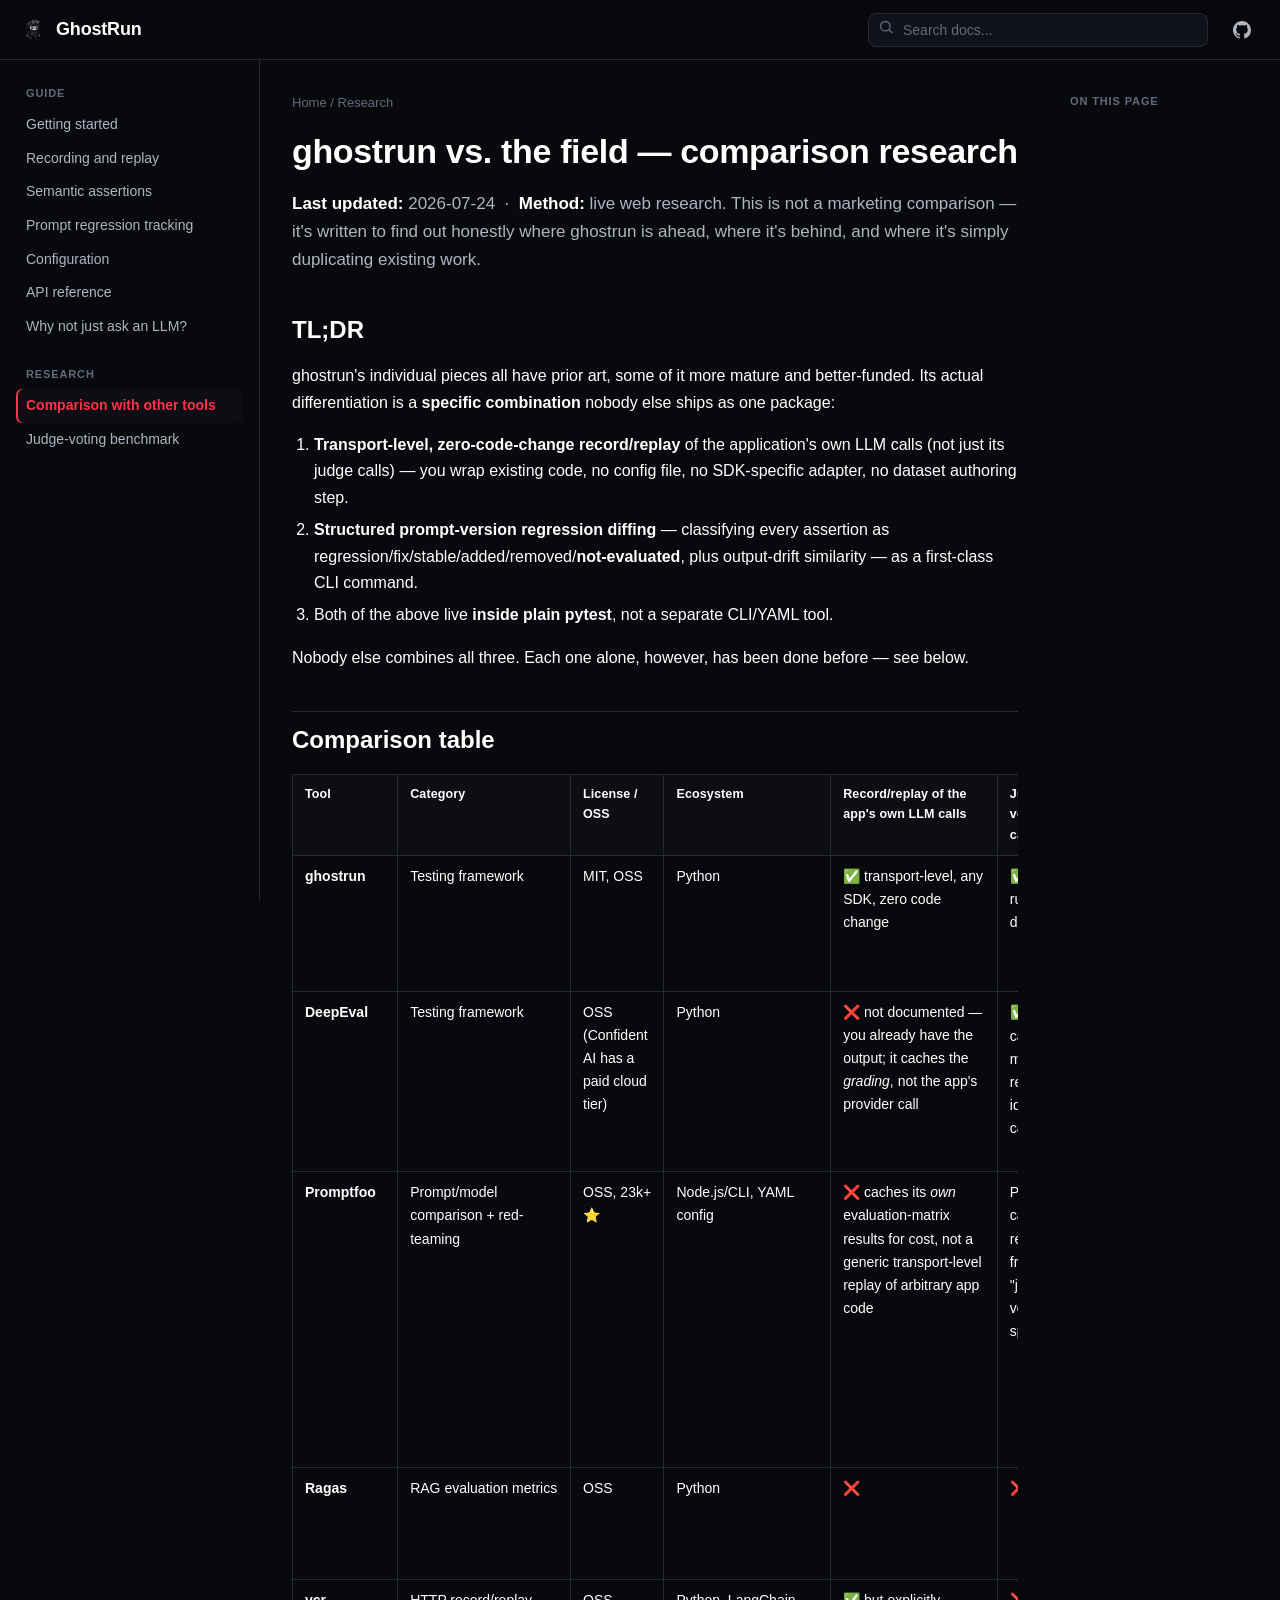
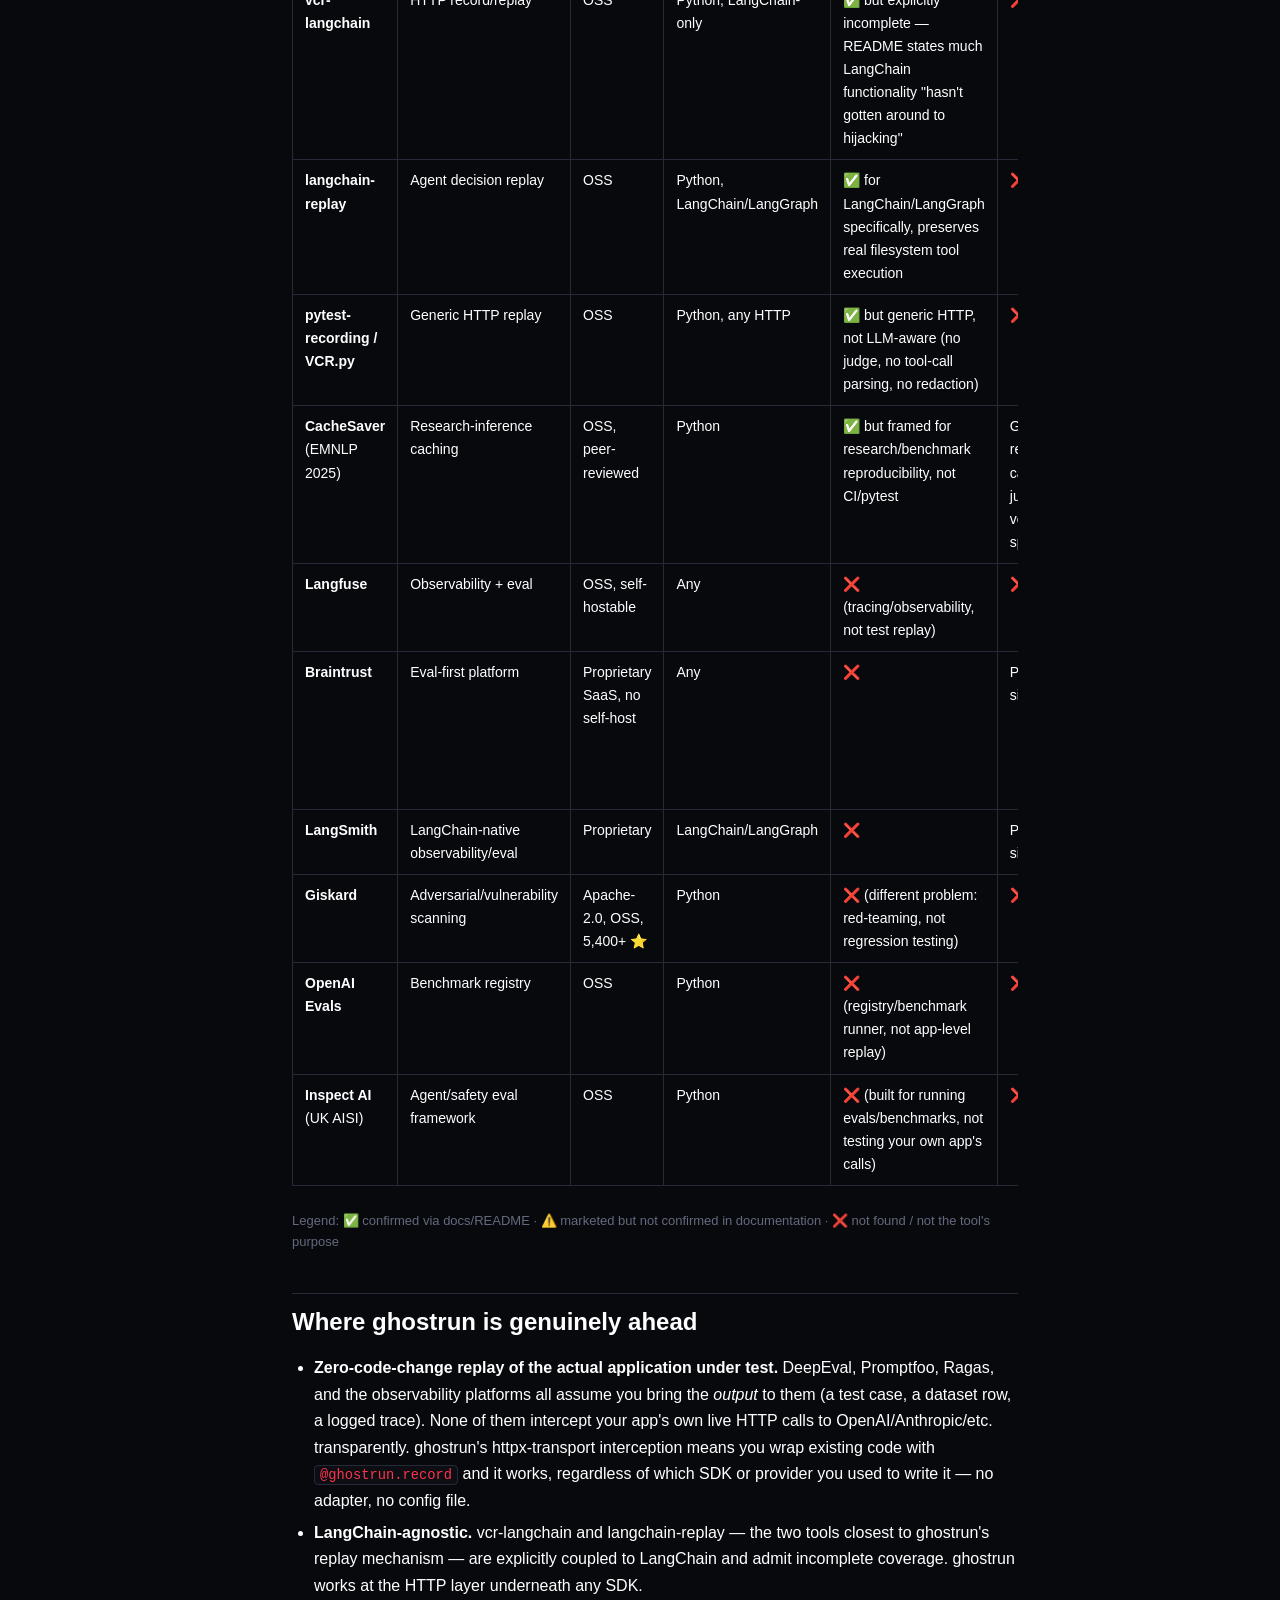
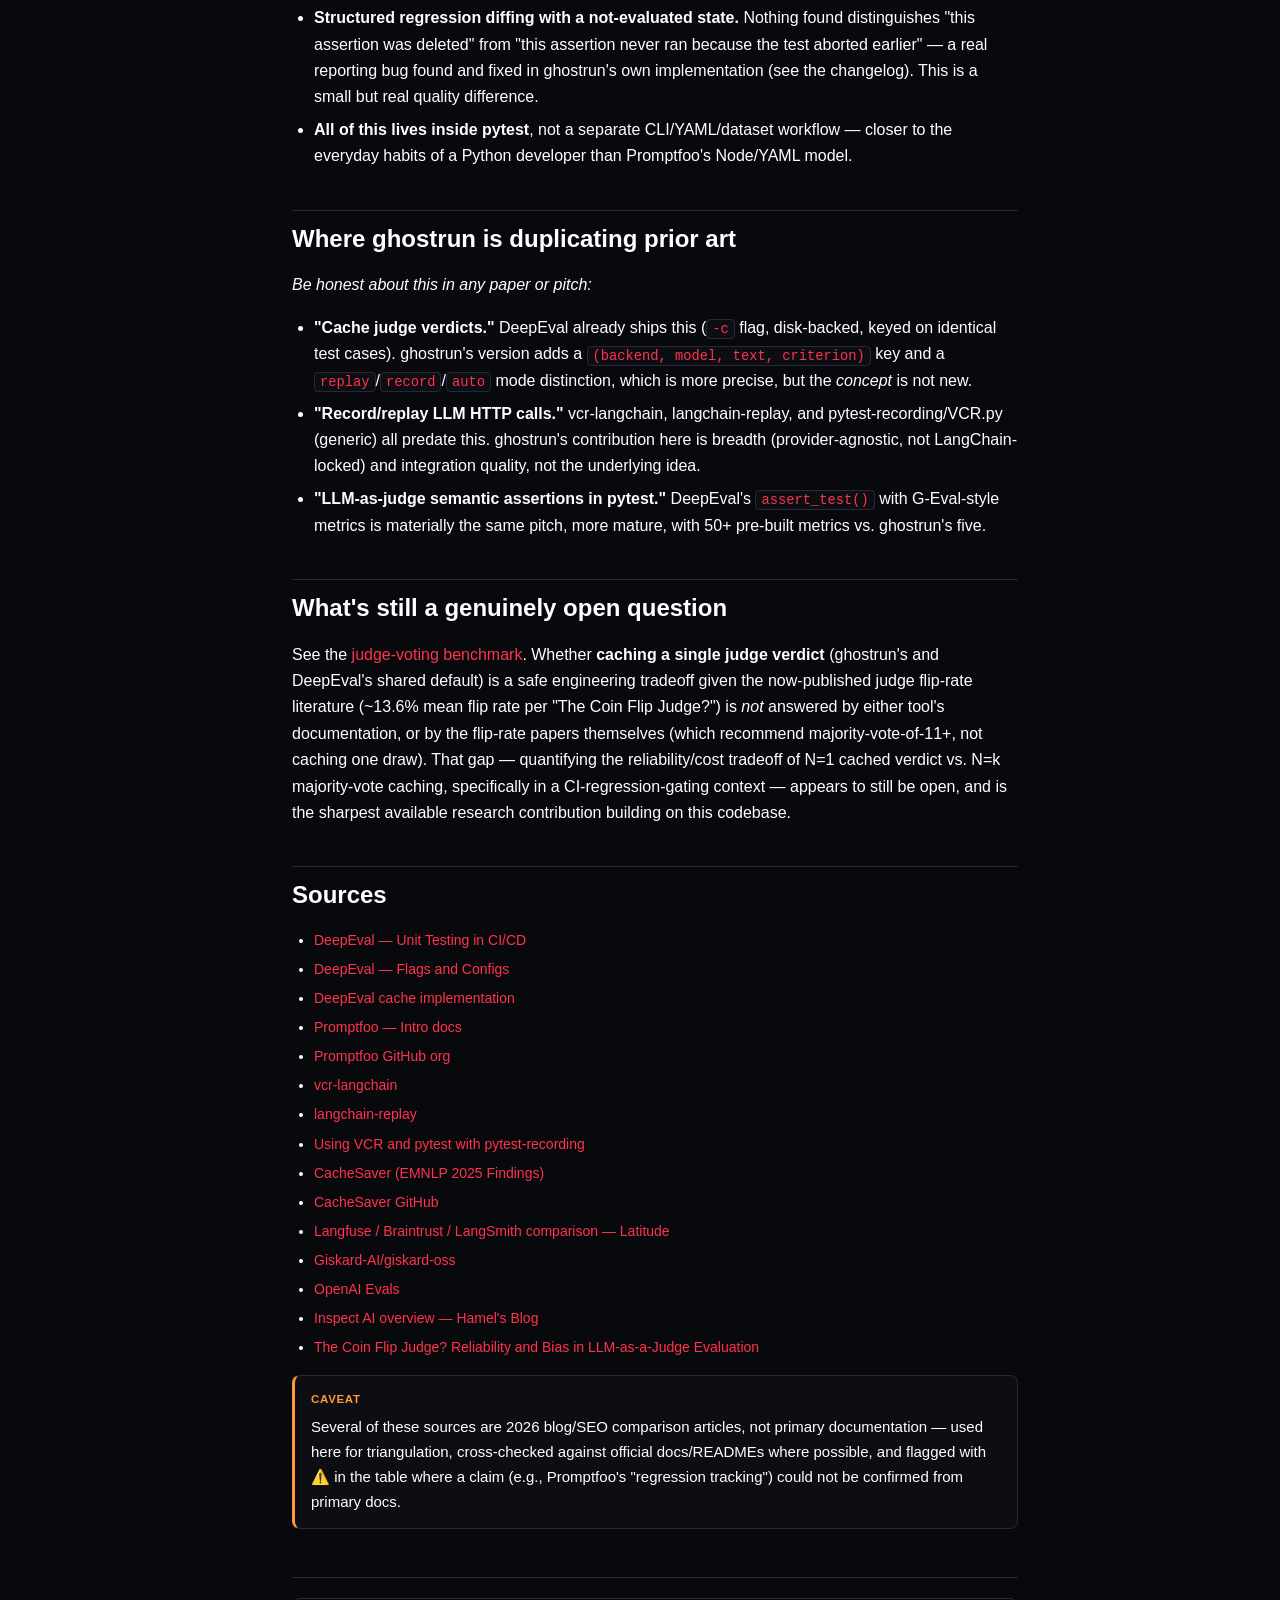
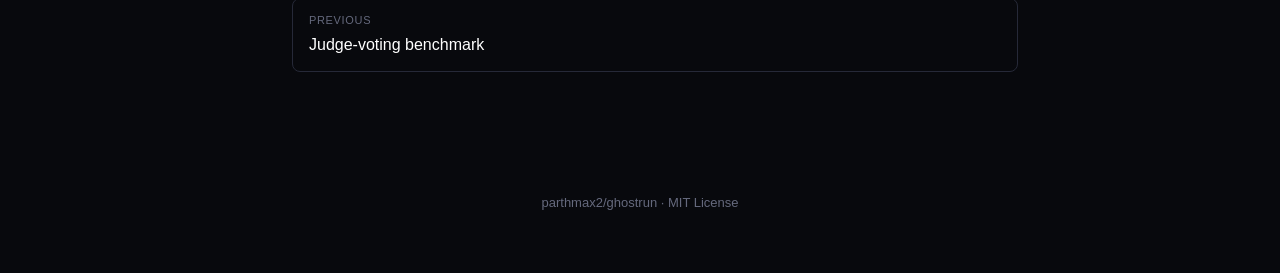
<file: site/research/comparison.html>
<!doctype html>
<html lang="en">
<head>
<meta charset="utf-8">
<meta name="viewport" content="width=device-width, initial-scale=1">
<title>Comparison with other tools — ghostrun</title>
<meta name="description" content="Researched comparison against DeepEval, Promptfoo, Ragas, vcr-langchain, Langfuse, Braintrust, LangSmith, Giskard, and others.">
<link rel="icon" href="../assets/ghost-icon.png">
<link rel="stylesheet" href="../assets/style.css">
</head>
<body>

<header class="site-header">
  <button class="nav-toggle" id="nav-toggle" aria-label="Toggle navigation">
    <svg viewBox="0 0 24 24" fill="none" stroke="currentColor" stroke-width="2" stroke-linecap="round" width="18" height="18"><line x1="4" y1="7" x2="20" y2="7"/><line x1="4" y1="12" x2="20" y2="12"/><line x1="4" y1="17" x2="20" y2="17"/></svg>
  </button>
  <a class="brand" href="../index.html"><img src="../assets/ghost-icon.png" alt="">GhostRun</a>
  <div class="header-spacer"></div>
  <div class="search-wrap">
    <span class="search-icon"><svg viewBox="0 0 24 24" fill="none" stroke="currentColor" stroke-width="2" stroke-linecap="round" stroke-linejoin="round" width="16" height="16"><circle cx="11" cy="11" r="7"/><line x1="21" y1="21" x2="16.65" y2="16.65"/></svg></span>
    <input class="search-input" id="search-input" type="text" placeholder="Search docs..." autocomplete="off">
    <div class="search-results" id="search-results"></div>
  </div>
  <div class="header-actions">
    <button class="icon-btn" id="theme-toggle" aria-label="Toggle theme">
      <svg class="icon-sun" viewBox="0 0 24 24" fill="none" stroke="currentColor" stroke-width="2" stroke-linecap="round"><circle cx="12" cy="12" r="4"/><line x1="12" y1="2" x2="12" y2="4"/><line x1="12" y1="20" x2="12" y2="22"/><line x1="4.9" y1="4.9" x2="6.3" y2="6.3"/><line x1="17.7" y1="17.7" x2="19.1" y2="19.1"/><line x1="2" y1="12" x2="4" y2="12"/><line x1="20" y1="12" x2="22" y2="12"/><line x1="4.9" y1="19.1" x2="6.3" y2="17.7"/><line x1="17.7" y1="6.3" x2="19.1" y2="4.9"/></svg>
      <svg class="icon-moon" viewBox="0 0 24 24" fill="currentColor"><path d="M21 12.79A9 9 0 1 1 11.21 3 7 7 0 0 0 21 12.79z"/></svg>
    </button>
    <a class="icon-btn" href="https://github.com/parthmax2/ghostrun" target="_blank" rel="noopener" aria-label="GitHub repository">
      <svg viewBox="0 0 16 16" width="18" height="18" fill="currentColor"><path d="M8 0C3.58 0 0 3.58 0 8c0 3.54 2.29 6.53 5.47 7.59.4.07.55-.17.55-.38 0-.19-.01-.82-.01-1.49-2.01.37-2.53-.49-2.69-.94-.09-.23-.48-.94-.82-1.13-.28-.15-.68-.52-.01-.53.63-.01 1.08.58 1.23.82.72 1.21 1.87.87 2.33.66.07-.52.28-.87.51-1.07-1.78-.2-3.64-.89-3.64-3.95 0-.87.31-1.59.82-2.15-.08-.2-.36-1.02.08-2.12 0 0 .67-.21 2.2.82.64-.18 1.32-.27 2-.27.68 0 1.36.09 2 .27 1.53-1.04 2.2-.82 2.2-.82.44 1.1.16 1.92.08 2.12.51.56.82 1.27.82 2.15 0 3.07-1.87 3.75-3.65 3.95.29.25.54.73.54 1.48 0 1.07-.01 1.93-.01 2.2 0 .21.15.46.55.38A8.01 8.01 0 0 0 16 8c0-4.42-3.58-8-8-8z"/></svg>
    </a>
  </div>
</header>

<div class="scrim" id="scrim"></div>

<div class="shell">
  <nav class="sidebar" aria-label="Sidebar">
    <div class="side-group">
      <div class="side-group-title">Guide</div>
      <a class="side-link" href="../guide/getting-started.html">Getting started</a>
      <a class="side-link" href="../guide/recording.html">Recording and replay</a>
      <a class="side-link" href="../guide/assertions.html">Semantic assertions</a>
      <a class="side-link" href="../guide/regression-tracking.html">Prompt regression tracking</a>
      <a class="side-link" href="../guide/configuration.html">Configuration</a>
      <a class="side-link" href="../guide/api-reference.html">API reference</a>
      <a class="side-link" href="../guide/why-not-diy.html">Why not just ask an LLM?</a>
    </div>
    <div class="side-group">
      <div class="side-group-title">Research</div>
      <a class="side-link active" href="comparison.html">Comparison with other tools</a>
      <a class="side-link" href="judge-voting-benchmark.html">Judge-voting benchmark</a>
    </div>
  </nav>

  <main class="main">
    <article class="article">
      <div class="breadcrumb"><a href="../index.html">Home</a> / Research</div>
      <h1>ghostrun vs. the field — comparison research</h1>
      <p class="lede"><strong>Last updated:</strong> 2026-07-24 &nbsp;·&nbsp; <strong>Method:</strong> live web research. This is not a marketing comparison — it's written to find out honestly where ghostrun is ahead, where it's behind, and where it's simply duplicating existing work.</p>

      <h2>TL;DR</h2>
      <p>ghostrun's individual pieces all have prior art, some of it more mature and better-funded. Its actual differentiation is a <strong>specific combination</strong> nobody else ships as one package:</p>
      <ol>
        <li><strong>Transport-level, zero-code-change record/replay</strong> of the application's own LLM calls (not just its judge calls) — you wrap existing code, no config file, no SDK-specific adapter, no dataset authoring step.</li>
        <li><strong>Structured prompt-version regression diffing</strong> — classifying every assertion as regression/fix/stable/added/removed/<strong>not-evaluated</strong>, plus output-drift similarity — as a first-class CLI command.</li>
        <li>Both of the above live <strong>inside plain pytest</strong>, not a separate CLI/YAML tool.</li>
      </ol>
      <p>Nobody else combines all three. Each one alone, however, has been done before — see below.</p>

      <h2>Comparison table</h2>
      <div class="table-scroll">
      <table>
        <thead>
          <tr><th>Tool</th><th>Category</th><th>License / OSS</th><th>Ecosystem</th><th>Record/replay of the app's own LLM calls</th><th>Judge-verdict caching</th><th>Structured regression diff</th><th>Native to pytest</th><th>Maturity</th></tr>
        </thead>
        <tbody>
          <tr><td><strong>ghostrun</strong></td><td>Testing framework</td><td>MIT, OSS</td><td>Python</td><td>✅ transport-level, any SDK, zero code change</td><td>✅ + not-run/removed distinction</td><td>✅ <code>ghostrun diff</code> with output-drift similarity</td><td>✅ native plugin</td><td>New (this project)</td></tr>
          <tr><td><strong>DeepEval</strong></td><td>Testing framework</td><td>OSS (Confident AI has a paid cloud tier)</td><td>Python</td><td>❌ not documented — you already have the output; it caches the <em>grading</em>, not the app's provider call</td><td>✅ <code>-c</code> flag caches metric results per identical test case</td><td>❌ not documented</td><td>✅ <code>assert_test()</code>, <code>deepeval test run</code></td><td>Mature, active, described as "the closest thing to pytest for LLMs"</td></tr>
          <tr><td><strong>Promptfoo</strong></td><td>Prompt/model comparison + red-teaming</td><td>OSS, 23k+ ⭐</td><td>Node.js/CLI, YAML config</td><td>❌ caches its <em>own</em> evaluation-matrix results for cost, not a generic transport-level replay of arbitrary app code</td><td>Partial — caches eval results, not framed as "judge verdict" specifically</td><td>⚠️ marketed as having "regression tracking" but docs describe pass/fail re-evaluation, not a structured diff report</td><td>❌ separate CLI, not a pytest plugin</td><td>Mature, very active, 10M+-user production pedigree claimed</td></tr>
          <tr><td><strong>Ragas</strong></td><td>RAG evaluation metrics</td><td>OSS</td><td>Python</td><td>❌</td><td>❌</td><td>❌</td><td>Integrable, not native</td><td>Mature; narrow scope (RAG metrics only)</td></tr>
          <tr><td><strong>vcr-langchain</strong></td><td>HTTP record/replay</td><td>OSS</td><td>Python, LangChain-only</td><td>✅ but explicitly incomplete — README states much LangChain functionality "hasn't gotten around to hijacking"</td><td>❌</td><td>❌</td><td>Via VCR.py/pytest-recording</td><td>Niche, limited scope, LangChain-coupled</td></tr>
          <tr><td><strong>langchain-replay</strong></td><td>Agent decision replay</td><td>OSS</td><td>Python, LangChain/LangGraph</td><td>✅ for LangChain/LangGraph specifically, preserves real filesystem tool execution</td><td>❌</td><td>❌</td><td>Not pytest-native</td><td>Niche</td></tr>
          <tr><td><strong>pytest-recording / VCR.py</strong></td><td>Generic HTTP replay</td><td>OSS</td><td>Python, any HTTP</td><td>✅ but generic HTTP, not LLM-aware (no judge, no tool-call parsing, no redaction)</td><td>❌</td><td>❌</td><td>✅ native</td><td>Mature, foundational, widely used</td></tr>
          <tr><td><strong>CacheSaver</strong> (EMNLP 2025)</td><td>Research-inference caching</td><td>OSS, peer-reviewed</td><td>Python</td><td>✅ but framed for research/benchmark reproducibility, not CI/pytest</td><td>Generic response caching, not judge-verdict-specific</td><td>❌</td><td>❌</td><td>Academic, published, active</td></tr>
          <tr><td><strong>Langfuse</strong></td><td>Observability + eval</td><td>OSS, self-hostable</td><td>Any</td><td>❌ (tracing/observability, not test replay)</td><td>❌</td><td>❌</td><td>❌</td><td>Mature, widely deployed</td></tr>
          <tr><td><strong>Braintrust</strong></td><td>Eval-first platform</td><td>Proprietary SaaS, no self-host</td><td>Any</td><td>❌</td><td>Platform-side</td><td>Partial — "regression gates" in production monitoring sense</td><td>❌</td><td>Mature, funded, commercial</td></tr>
          <tr><td><strong>LangSmith</strong></td><td>LangChain-native observability/eval</td><td>Proprietary</td><td>LangChain/LangGraph</td><td>❌</td><td>Platform-side</td><td>Partial</td><td>❌</td><td>Mature, commercial</td></tr>
          <tr><td><strong>Giskard</strong></td><td>Adversarial/vulnerability scanning</td><td>Apache-2.0, OSS, 5,400+ ⭐</td><td>Python</td><td>❌ (different problem: red-teaming, not regression testing)</td><td>❌</td><td>❌</td><td>Integrable</td><td>Mature, active</td></tr>
          <tr><td><strong>OpenAI Evals</strong></td><td>Benchmark registry</td><td>OSS</td><td>Python</td><td>❌ (registry/benchmark runner, not app-level replay)</td><td>❌</td><td>❌</td><td>❌</td><td>Mature but less actively the "default" now</td></tr>
          <tr><td><strong>Inspect AI</strong> (UK AISI)</td><td>Agent/safety eval framework</td><td>OSS</td><td>Python</td><td>❌ (built for running evals/benchmarks, not testing your own app's calls)</td><td>❌</td><td>❌</td><td>❌</td><td>Mature, actively maintained</td></tr>
        </tbody>
      </table>
      </div>
      <p style="font-size:13px;color:var(--text-faint)">Legend: ✅ confirmed via docs/README · ⚠️ marketed but not confirmed in documentation · ❌ not found / not the tool's purpose</p>

      <h2>Where ghostrun is genuinely ahead</h2>
      <ul>
        <li><strong>Zero-code-change replay of the actual application under test.</strong> DeepEval, Promptfoo, Ragas, and the observability platforms all assume you bring the <em>output</em> to them (a test case, a dataset row, a logged trace). None of them intercept your app's own live HTTP calls to OpenAI/Anthropic/etc. transparently. ghostrun's httpx-transport interception means you wrap existing code with <code>@ghostrun.record</code> and it works, regardless of which SDK or provider you used to write it — no adapter, no config file.</li>
        <li><strong>LangChain-agnostic.</strong> vcr-langchain and langchain-replay — the two tools closest to ghostrun's replay mechanism — are explicitly coupled to LangChain and admit incomplete coverage. ghostrun works at the HTTP layer underneath any SDK.</li>
        <li><strong>Structured regression diffing with a not-evaluated state.</strong> Nothing found distinguishes "this assertion was deleted" from "this assertion never ran because the test aborted earlier" — a real reporting bug found and fixed in ghostrun's own implementation (see the changelog). This is a small but real quality difference.</li>
        <li><strong>All of this lives inside pytest</strong>, not a separate CLI/YAML/dataset workflow — closer to the everyday habits of a Python developer than Promptfoo's Node/YAML model.</li>
      </ul>

      <h2>Where ghostrun is duplicating prior art</h2>
      <p><em>Be honest about this in any paper or pitch:</em></p>
      <ul>
        <li><strong>"Cache judge verdicts."</strong> DeepEval already ships this (<code>-c</code> flag, disk-backed, keyed on identical test cases). ghostrun's version adds a <code>(backend, model, text, criterion)</code> key and a <code>replay</code>/<code>record</code>/<code>auto</code> mode distinction, which is more precise, but the <em>concept</em> is not new.</li>
        <li><strong>"Record/replay LLM HTTP calls."</strong> vcr-langchain, langchain-replay, and pytest-recording/VCR.py (generic) all predate this. ghostrun's contribution here is breadth (provider-agnostic, not LangChain-locked) and integration quality, not the underlying idea.</li>
        <li><strong>"LLM-as-judge semantic assertions in pytest."</strong> DeepEval's <code>assert_test()</code> with G-Eval-style metrics is materially the same pitch, more mature, with 50+ pre-built metrics vs. ghostrun's five.</li>
      </ul>

      <h2>What's still a genuinely open question</h2>
      <p>See the <a href="judge-voting-benchmark.html">judge-voting benchmark</a>. Whether <strong>caching a single judge verdict</strong> (ghostrun's and DeepEval's shared default) is a safe engineering tradeoff given the now-published judge flip-rate literature (~13.6% mean flip rate per "The Coin Flip Judge?") is <em>not</em> answered by either tool's documentation, or by the flip-rate papers themselves (which recommend majority-vote-of-11+, not caching one draw). That gap — quantifying the reliability/cost tradeoff of N=1 cached verdict vs. N=k majority-vote caching, specifically in a CI-regression-gating context — appears to still be open, and is the sharpest available research contribution building on this codebase.</p>

      <h2>Sources</h2>
      <ul style="font-size:14px">
        <li><a href="https://deepeval.com/docs/evaluation-unit-testing-in-ci-cd" target="_blank" rel="noopener">DeepEval — Unit Testing in CI/CD</a></li>
        <li><a href="https://deepeval.com/docs/evaluation-flags-and-configs" target="_blank" rel="noopener">DeepEval — Flags and Configs</a></li>
        <li><a href="https://github.com/confident-ai/deepeval/blob/main/deepeval/test_run/cache.py" target="_blank" rel="noopener">DeepEval cache implementation</a></li>
        <li><a href="https://www.promptfoo.dev/docs/intro/" target="_blank" rel="noopener">Promptfoo — Intro docs</a></li>
        <li><a href="https://github.com/promptfoo" target="_blank" rel="noopener">Promptfoo GitHub org</a></li>
        <li><a href="https://github.com/amosjyng/vcr-langchain" target="_blank" rel="noopener">vcr-langchain</a></li>
        <li><a href="https://github.com/sixty-north/langchain-replay" target="_blank" rel="noopener">langchain-replay</a></li>
        <li><a href="https://til.simonwillison.net/pytest/pytest-recording-vcr" target="_blank" rel="noopener">Using VCR and pytest with pytest-recording</a></li>
        <li><a href="https://aclanthology.org/2025.findings-emnlp.1402/" target="_blank" rel="noopener">CacheSaver (EMNLP 2025 Findings)</a></li>
        <li><a href="https://github.com/au-clan/cachesaver" target="_blank" rel="noopener">CacheSaver GitHub</a></li>
        <li><a href="https://latitude.so/blog/best-llm-observability-tools-agents-latitude-vs-langfuse-langsmith" target="_blank" rel="noopener">Langfuse / Braintrust / LangSmith comparison — Latitude</a></li>
        <li><a href="https://github.com/Giskard-AI/giskard-oss" target="_blank" rel="noopener">Giskard-AI/giskard-oss</a></li>
        <li><a href="https://github.com/openai/evals" target="_blank" rel="noopener">OpenAI Evals</a></li>
        <li><a href="https://hamel.dev/notes/llm/evals/inspect.html" target="_blank" rel="noopener">Inspect AI overview — Hamel's Blog</a></li>
        <li><a href="https://arxiv.org/html/2606.13685" target="_blank" rel="noopener">The Coin Flip Judge? Reliability and Bias in LLM-as-a-Judge Evaluation</a></li>
      </ul>

      <div class="callout warning">
        <span class="callout-label">Caveat</span>
        <p>Several of these sources are 2026 blog/SEO comparison articles, not primary documentation — used here for triangulation, cross-checked against official docs/READMEs where possible, and flagged with ⚠️ in the table where a claim (e.g., Promptfoo's "regression tracking") could not be confirmed from primary docs.</p>
      </div>

      <div class="page-nav">
        <a href="judge-voting-benchmark.html"><span class="dir">Previous</span>Judge-voting benchmark</a>
      </div>
    </article>
  </main>

  <aside class="toc">
    <div class="toc-title">On this page</div>
    <ul id="toc-list"></ul>
  </aside>
</div>

<footer class="site-footer">
  <a href="https://github.com/parthmax2/ghostrun" target="_blank" rel="noopener">parthmax2/ghostrun</a> · MIT License
</footer>

<script src="../assets/search-index.js"></script>
<script src="../assets/app.js"></script>
</body>
</html>
</file>
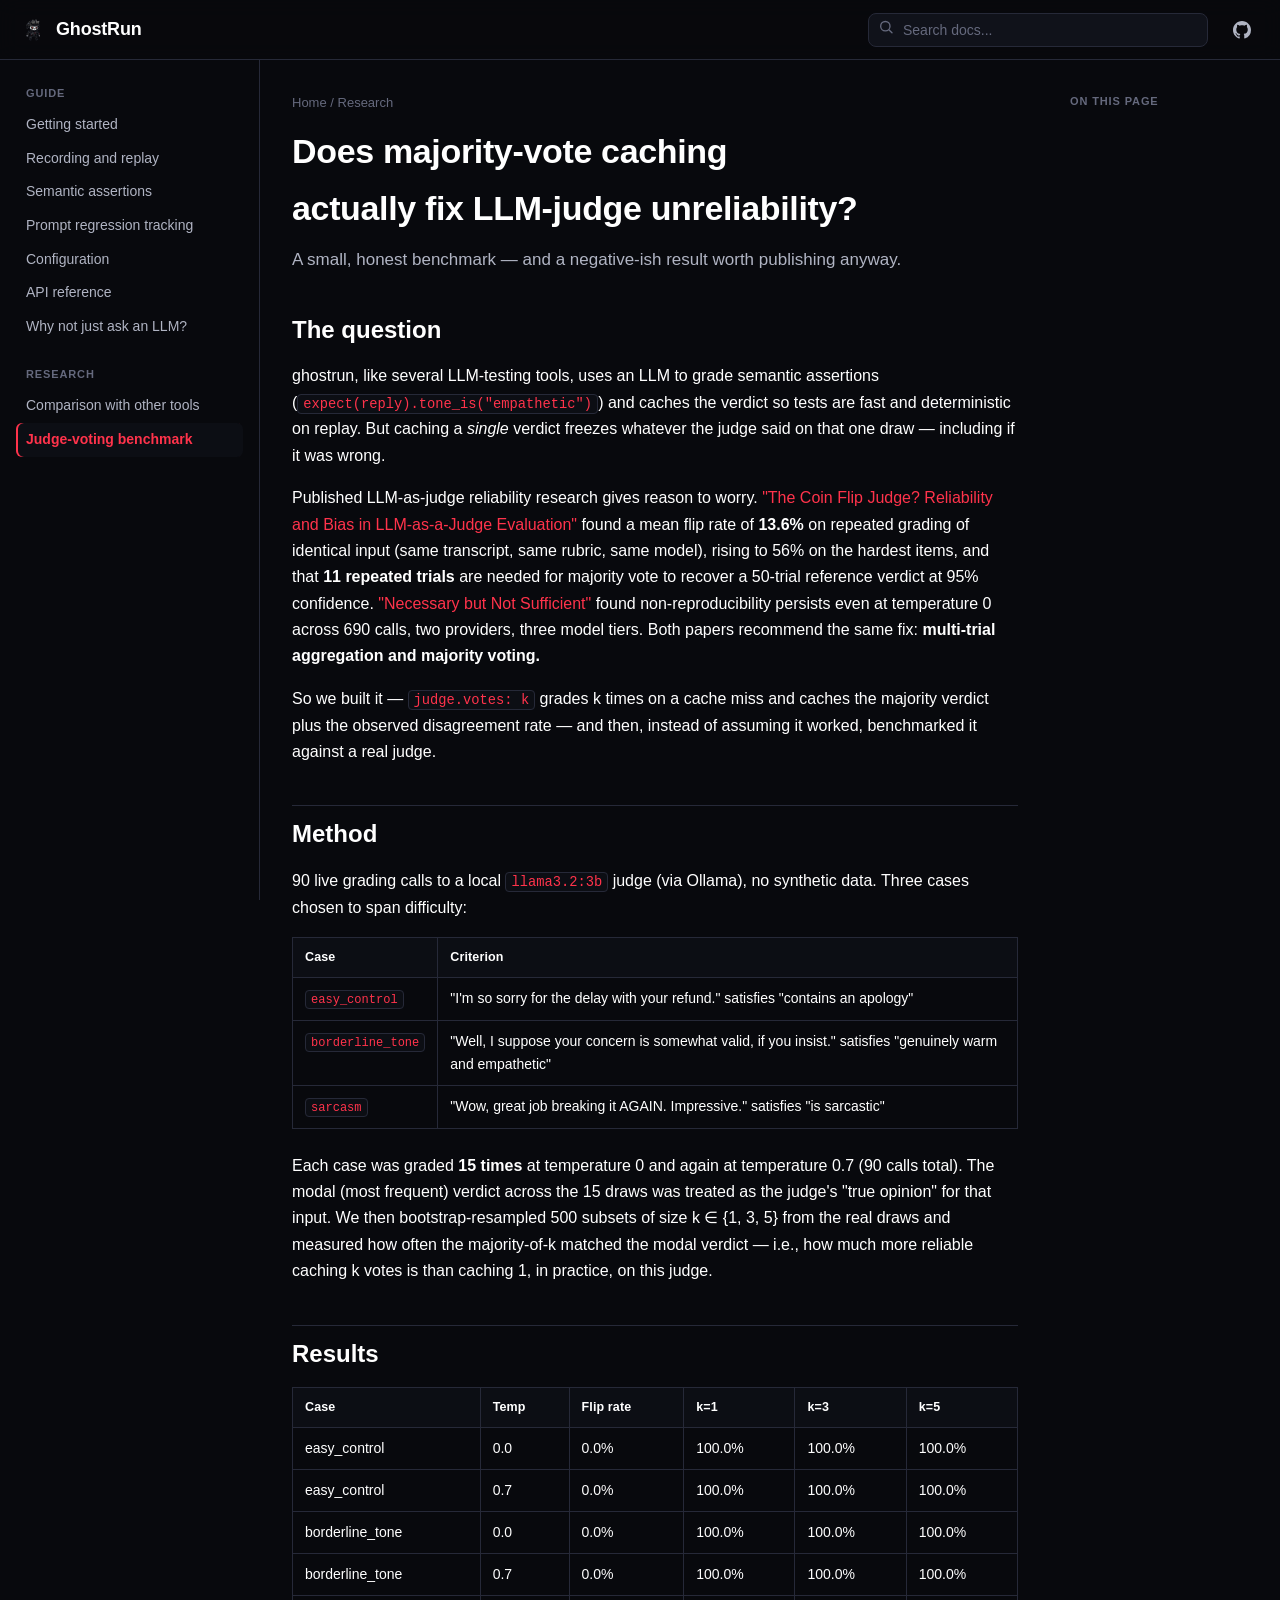
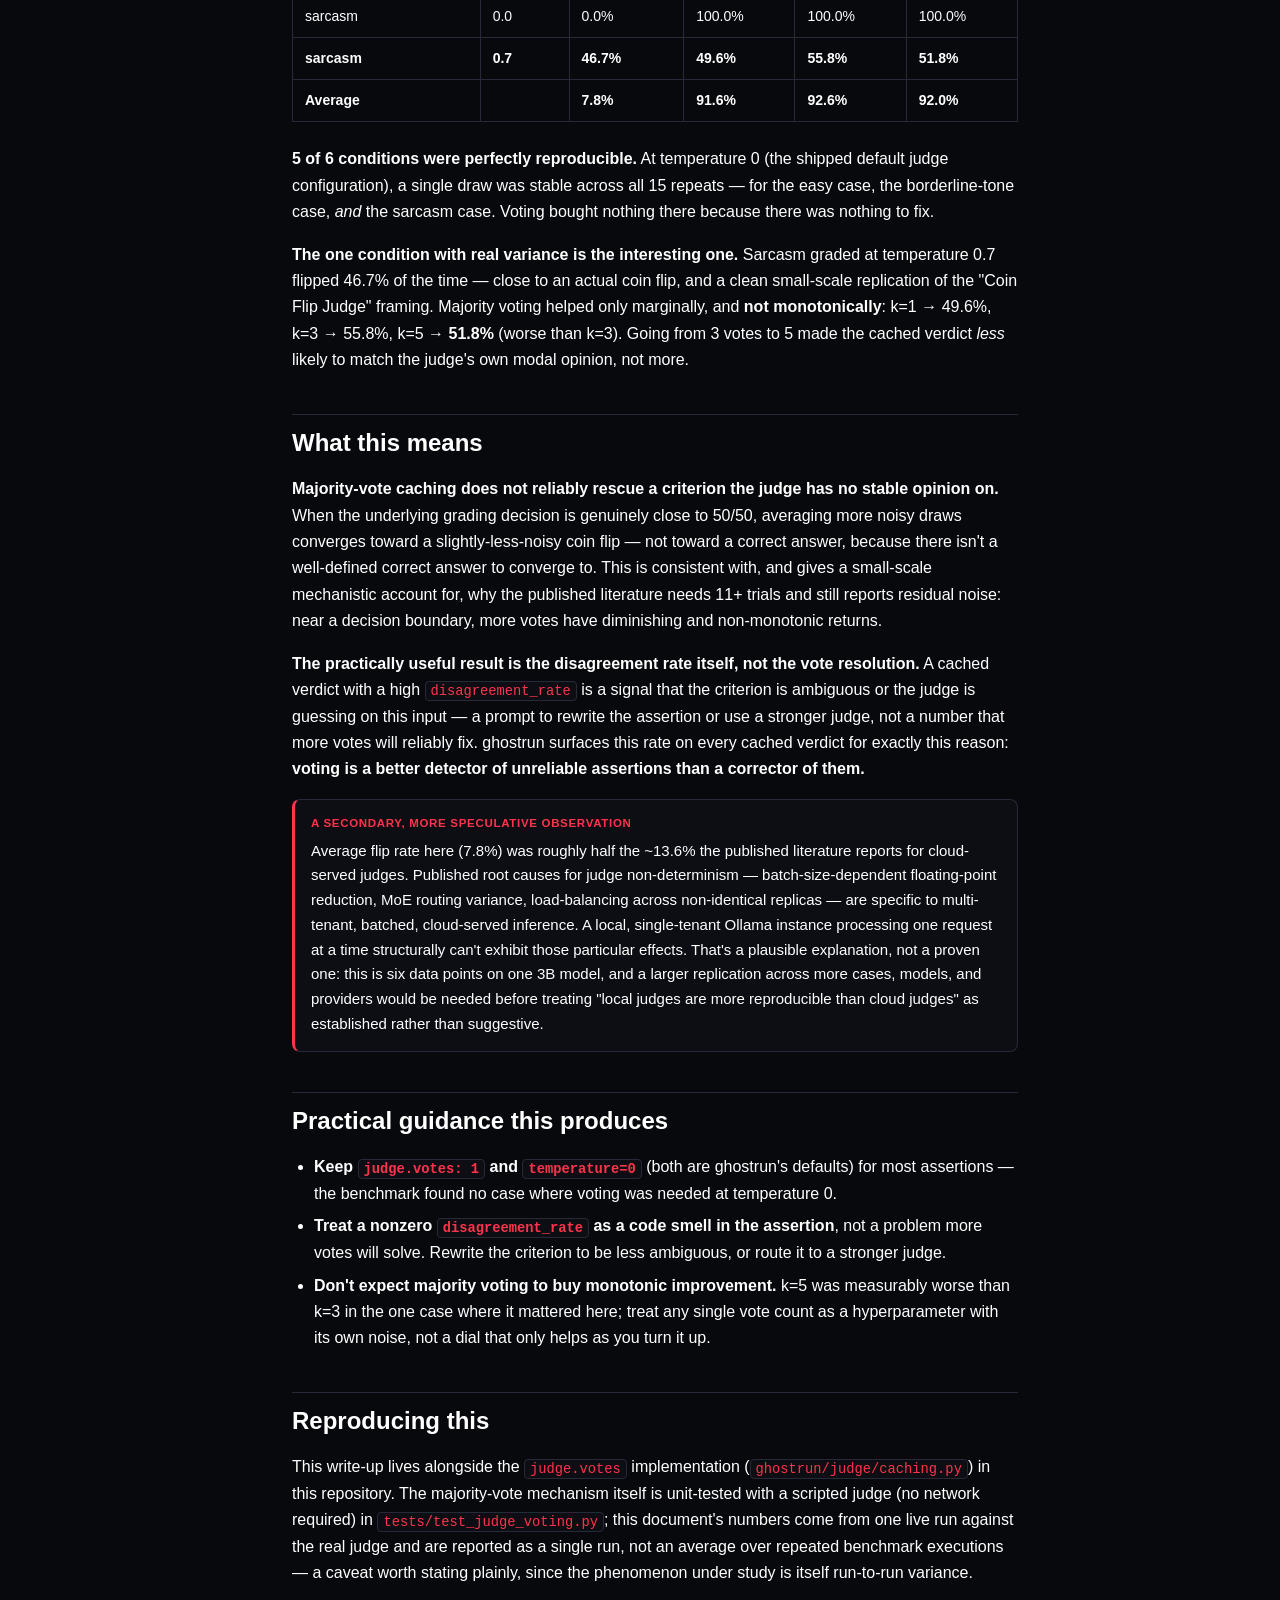
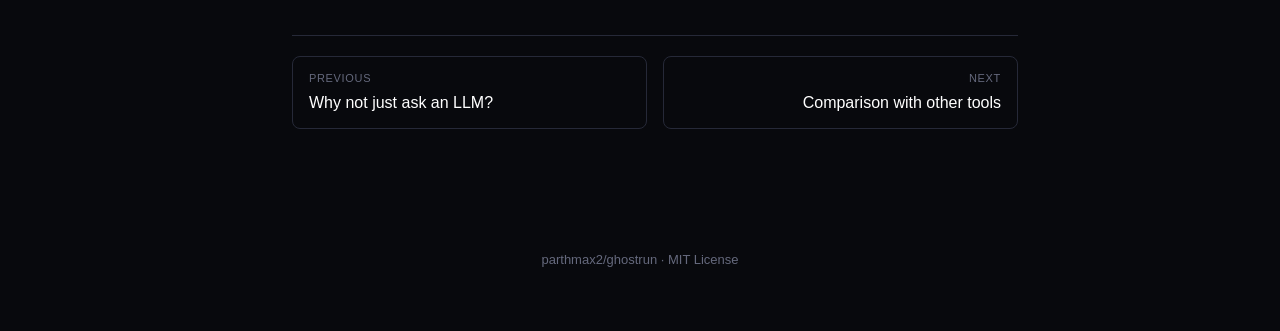
<file: site/research/judge-voting-benchmark.html>
<!doctype html>
<html lang="en">
<head>
<meta charset="utf-8">
<meta name="viewport" content="width=device-width, initial-scale=1">
<title>Judge-voting benchmark — ghostrun</title>
<meta name="description" content="Does majority-vote caching actually fix LLM-judge unreliability? A small, honest benchmark against a real judge.">
<link rel="icon" href="../assets/ghost-icon.png">
<link rel="stylesheet" href="../assets/style.css">
</head>
<body>

<header class="site-header">
  <button class="nav-toggle" id="nav-toggle" aria-label="Toggle navigation">
    <svg viewBox="0 0 24 24" fill="none" stroke="currentColor" stroke-width="2" stroke-linecap="round" width="18" height="18"><line x1="4" y1="7" x2="20" y2="7"/><line x1="4" y1="12" x2="20" y2="12"/><line x1="4" y1="17" x2="20" y2="17"/></svg>
  </button>
  <a class="brand" href="../index.html"><img src="../assets/ghost-icon.png" alt="">GhostRun</a>
  <div class="header-spacer"></div>
  <div class="search-wrap">
    <span class="search-icon"><svg viewBox="0 0 24 24" fill="none" stroke="currentColor" stroke-width="2" stroke-linecap="round" stroke-linejoin="round" width="16" height="16"><circle cx="11" cy="11" r="7"/><line x1="21" y1="21" x2="16.65" y2="16.65"/></svg></span>
    <input class="search-input" id="search-input" type="text" placeholder="Search docs..." autocomplete="off">
    <div class="search-results" id="search-results"></div>
  </div>
  <div class="header-actions">
    <button class="icon-btn" id="theme-toggle" aria-label="Toggle theme">
      <svg class="icon-sun" viewBox="0 0 24 24" fill="none" stroke="currentColor" stroke-width="2" stroke-linecap="round"><circle cx="12" cy="12" r="4"/><line x1="12" y1="2" x2="12" y2="4"/><line x1="12" y1="20" x2="12" y2="22"/><line x1="4.9" y1="4.9" x2="6.3" y2="6.3"/><line x1="17.7" y1="17.7" x2="19.1" y2="19.1"/><line x1="2" y1="12" x2="4" y2="12"/><line x1="20" y1="12" x2="22" y2="12"/><line x1="4.9" y1="19.1" x2="6.3" y2="17.7"/><line x1="17.7" y1="6.3" x2="19.1" y2="4.9"/></svg>
      <svg class="icon-moon" viewBox="0 0 24 24" fill="currentColor"><path d="M21 12.79A9 9 0 1 1 11.21 3 7 7 0 0 0 21 12.79z"/></svg>
    </button>
    <a class="icon-btn" href="https://github.com/parthmax2/ghostrun" target="_blank" rel="noopener" aria-label="GitHub repository">
      <svg viewBox="0 0 16 16" width="18" height="18" fill="currentColor"><path d="M8 0C3.58 0 0 3.58 0 8c0 3.54 2.29 6.53 5.47 7.59.4.07.55-.17.55-.38 0-.19-.01-.82-.01-1.49-2.01.37-2.53-.49-2.69-.94-.09-.23-.48-.94-.82-1.13-.28-.15-.68-.52-.01-.53.63-.01 1.08.58 1.23.82.72 1.21 1.87.87 2.33.66.07-.52.28-.87.51-1.07-1.78-.2-3.64-.89-3.64-3.95 0-.87.31-1.59.82-2.15-.08-.2-.36-1.02.08-2.12 0 0 .67-.21 2.2.82.64-.18 1.32-.27 2-.27.68 0 1.36.09 2 .27 1.53-1.04 2.2-.82 2.2-.82.44 1.1.16 1.92.08 2.12.51.56.82 1.27.82 2.15 0 3.07-1.87 3.75-3.65 3.95.29.25.54.73.54 1.48 0 1.07-.01 1.93-.01 2.2 0 .21.15.46.55.38A8.01 8.01 0 0 0 16 8c0-4.42-3.58-8-8-8z"/></svg>
    </a>
  </div>
</header>

<div class="scrim" id="scrim"></div>

<div class="shell">
  <nav class="sidebar" aria-label="Sidebar">
    <div class="side-group">
      <div class="side-group-title">Guide</div>
      <a class="side-link" href="../guide/getting-started.html">Getting started</a>
      <a class="side-link" href="../guide/recording.html">Recording and replay</a>
      <a class="side-link" href="../guide/assertions.html">Semantic assertions</a>
      <a class="side-link" href="../guide/regression-tracking.html">Prompt regression tracking</a>
      <a class="side-link" href="../guide/configuration.html">Configuration</a>
      <a class="side-link" href="../guide/api-reference.html">API reference</a>
      <a class="side-link" href="../guide/why-not-diy.html">Why not just ask an LLM?</a>
    </div>
    <div class="side-group">
      <div class="side-group-title">Research</div>
      <a class="side-link" href="comparison.html">Comparison with other tools</a>
      <a class="side-link active" href="judge-voting-benchmark.html">Judge-voting benchmark</a>
    </div>
  </nav>

  <main class="main">
    <article class="article">
      <div class="breadcrumb"><a href="../index.html">Home</a> / Research</div>
      <h1>Does majority-vote caching actually fix LLM-judge unreliability?</h1>
      <p class="lede">A small, honest benchmark — and a negative-ish result worth publishing anyway.</p>

      <h2>The question</h2>
      <p>ghostrun, like several LLM-testing tools, uses an LLM to grade semantic assertions (<code>expect(reply).tone_is("empathetic")</code>) and caches the verdict so tests are fast and deterministic on replay. But caching a <em>single</em> verdict freezes whatever the judge said on that one draw — including if it was wrong.</p>

      <p>Published LLM-as-judge reliability research gives reason to worry. <a href="https://arxiv.org/html/2606.13685" target="_blank" rel="noopener">"The Coin Flip Judge? Reliability and Bias in LLM-as-a-Judge Evaluation"</a> found a mean flip rate of <strong>13.6%</strong> on repeated grading of identical input (same transcript, same rubric, same model), rising to 56% on the hardest items, and that <strong>11 repeated trials</strong> are needed for majority vote to recover a 50-trial reference verdict at 95% confidence. <a href="https://arxiv.org/html/2606.26185v1" target="_blank" rel="noopener">"Necessary but Not Sufficient"</a> found non-reproducibility persists even at temperature 0 across 690 calls, two providers, three model tiers. Both papers recommend the same fix: <strong>multi-trial aggregation and majority voting.</strong></p>

      <p>So we built it — <code>judge.votes: k</code> grades k times on a cache miss and caches the majority verdict plus the observed disagreement rate — and then, instead of assuming it worked, benchmarked it against a real judge.</p>

      <h2>Method</h2>
      <p>90 live grading calls to a local <code>llama3.2:3b</code> judge (via Ollama), no synthetic data. Three cases chosen to span difficulty:</p>

      <div class="table-scroll">
      <table>
        <thead><tr><th>Case</th><th>Criterion</th></tr></thead>
        <tbody>
          <tr><td><code>easy_control</code></td><td>"I'm so sorry for the delay with your refund." satisfies "contains an apology"</td></tr>
          <tr><td><code>borderline_tone</code></td><td>"Well, I suppose your concern is somewhat valid, if you insist." satisfies "genuinely warm and empathetic"</td></tr>
          <tr><td><code>sarcasm</code></td><td>"Wow, great job breaking it AGAIN. Impressive." satisfies "is sarcastic"</td></tr>
        </tbody>
      </table>
      </div>

      <p>Each case was graded <strong>15 times</strong> at temperature 0 and again at temperature 0.7 (90 calls total). The modal (most frequent) verdict across the 15 draws was treated as the judge's "true opinion" for that input. We then bootstrap-resampled 500 subsets of size k ∈ {1, 3, 5} from the real draws and measured how often the majority-of-k matched the modal verdict — i.e., how much more reliable caching k votes is than caching 1, in practice, on this judge.</p>

      <h2>Results</h2>
      <div class="table-scroll">
      <table>
        <thead><tr><th>Case</th><th>Temp</th><th>Flip rate</th><th>k=1</th><th>k=3</th><th>k=5</th></tr></thead>
        <tbody>
          <tr><td>easy_control</td><td>0.0</td><td>0.0%</td><td>100.0%</td><td>100.0%</td><td>100.0%</td></tr>
          <tr><td>easy_control</td><td>0.7</td><td>0.0%</td><td>100.0%</td><td>100.0%</td><td>100.0%</td></tr>
          <tr><td>borderline_tone</td><td>0.0</td><td>0.0%</td><td>100.0%</td><td>100.0%</td><td>100.0%</td></tr>
          <tr><td>borderline_tone</td><td>0.7</td><td>0.0%</td><td>100.0%</td><td>100.0%</td><td>100.0%</td></tr>
          <tr><td>sarcasm</td><td>0.0</td><td>0.0%</td><td>100.0%</td><td>100.0%</td><td>100.0%</td></tr>
          <tr><td><strong>sarcasm</strong></td><td><strong>0.7</strong></td><td><strong>46.7%</strong></td><td><strong>49.6%</strong></td><td><strong>55.8%</strong></td><td><strong>51.8%</strong></td></tr>
          <tr><td><strong>Average</strong></td><td></td><td><strong>7.8%</strong></td><td><strong>91.6%</strong></td><td><strong>92.6%</strong></td><td><strong>92.0%</strong></td></tr>
        </tbody>
      </table>
      </div>

      <p><strong>5 of 6 conditions were perfectly reproducible.</strong> At temperature 0 (the shipped default judge configuration), a single draw was stable across all 15 repeats — for the easy case, the borderline-tone case, <em>and</em> the sarcasm case. Voting bought nothing there because there was nothing to fix.</p>

      <p><strong>The one condition with real variance is the interesting one.</strong> Sarcasm graded at temperature 0.7 flipped 46.7% of the time — close to an actual coin flip, and a clean small-scale replication of the "Coin Flip Judge" framing. Majority voting helped only marginally, and <strong>not monotonically</strong>: k=1 → 49.6%, k=3 → 55.8%, k=5 → <strong>51.8%</strong> (worse than k=3). Going from 3 votes to 5 made the cached verdict <em>less</em> likely to match the judge's own modal opinion, not more.</p>

      <h2>What this means</h2>
      <p><strong>Majority-vote caching does not reliably rescue a criterion the judge has no stable opinion on.</strong> When the underlying grading decision is genuinely close to 50/50, averaging more noisy draws converges toward a slightly-less-noisy coin flip — not toward a correct answer, because there isn't a well-defined correct answer to converge to. This is consistent with, and gives a small-scale mechanistic account for, why the published literature needs 11+ trials and still reports residual noise: near a decision boundary, more votes have diminishing and non-monotonic returns.</p>

      <p><strong>The practically useful result is the disagreement rate itself, not the vote resolution.</strong> A cached verdict with a high <code>disagreement_rate</code> is a signal that the criterion is ambiguous or the judge is guessing on this input — a prompt to rewrite the assertion or use a stronger judge, not a number that more votes will reliably fix. ghostrun surfaces this rate on every cached verdict for exactly this reason: <strong>voting is a better detector of unreliable assertions than a corrector of them.</strong></p>

      <div class="callout">
        <span class="callout-label">A secondary, more speculative observation</span>
        <p>Average flip rate here (7.8%) was roughly half the ~13.6% the published literature reports for cloud-served judges. Published root causes for judge non-determinism — batch-size-dependent floating-point reduction, MoE routing variance, load-balancing across non-identical replicas — are specific to multi-tenant, batched, cloud-served inference. A local, single-tenant Ollama instance processing one request at a time structurally can't exhibit those particular effects. That's a plausible explanation, not a proven one: this is six data points on one 3B model, and a larger replication across more cases, models, and providers would be needed before treating "local judges are more reproducible than cloud judges" as established rather than suggestive.</p>
      </div>

      <h2>Practical guidance this produces</h2>
      <ul>
        <li><strong>Keep <code>judge.votes: 1</code> and <code>temperature=0</code></strong> (both are ghostrun's defaults) for most assertions — the benchmark found no case where voting was needed at temperature 0.</li>
        <li><strong>Treat a nonzero <code>disagreement_rate</code> as a code smell in the assertion</strong>, not a problem more votes will solve. Rewrite the criterion to be less ambiguous, or route it to a stronger judge.</li>
        <li><strong>Don't expect majority voting to buy monotonic improvement.</strong> k=5 was measurably worse than k=3 in the one case where it mattered here; treat any single vote count as a hyperparameter with its own noise, not a dial that only helps as you turn it up.</li>
      </ul>

      <h2>Reproducing this</h2>
      <p>This write-up lives alongside the <code>judge.votes</code> implementation (<code>ghostrun/judge/caching.py</code>) in this repository. The majority-vote mechanism itself is unit-tested with a scripted judge (no network required) in <code>tests/test_judge_voting.py</code>; this document's numbers come from one live run against the real judge and are reported as a single run, not an average over repeated benchmark executions — a caveat worth stating plainly, since the phenomenon under study is itself run-to-run variance.</p>

      <div class="page-nav">
        <a href="../guide/why-not-diy.html"><span class="dir">Previous</span>Why not just ask an LLM?</a>
        <a class="next" href="comparison.html"><span class="dir">Next</span>Comparison with other tools</a>
      </div>
    </article>
  </main>

  <aside class="toc">
    <div class="toc-title">On this page</div>
    <ul id="toc-list"></ul>
  </aside>
</div>

<footer class="site-footer">
  <a href="https://github.com/parthmax2/ghostrun" target="_blank" rel="noopener">parthmax2/ghostrun</a> · MIT License
</footer>

<script src="../assets/search-index.js"></script>
<script src="../assets/app.js"></script>
</body>
</html>
</file>
<file: site/assets/style.css>
/* ==========================================================================
   ghostrun docs — design tokens
   Same palette family as the README hero/mascot: cool ink + periwinkle glow,
   warm amber reserved for "this touched the network / pay attention" states.
   ========================================================================== */

:root {
  --ink: #08090d;
  --ink-panel: #10121a;
  --ink-panel-2: #0c0e14;
  --ink-raised: #181a24;
  --hairline: #262938;
  --glow: #ff334b;
  --glow-dim: #d9263a;
  --signal: #ff9933;
  --danger: #ff334b;
  --ok: #00e676;
  --text: #ffffff;
  --text-dim: #b0b4c3;
  --text-faint: #65697d;
  --shadow: 0 8px 24px rgba(0, 0, 0, 0.6);

  --font-sans: -apple-system, "Segoe UI", Roboto, Helvetica, Arial, sans-serif;
  --font-mono: ui-monospace, "SF Mono", "Cascadia Mono", "JetBrains Mono", Consolas, "Liberation Mono", monospace;

  --header-h: 60px;
  --sidebar-w: 260px;
  --toc-w: 230px;
  --content-max: 760px;

  --radius: 8px;
}

#theme-toggle {
  display: none !important;
}

/* ==========================================================================
   Reset / base
   ========================================================================== */

* {
  box-sizing: border-box;
}

html {
  scroll-behavior: smooth;
}

@media (prefers-reduced-motion: reduce) {
  html {
    scroll-behavior: auto;
  }
  * {
    animation-duration: 0.001ms !important;
    transition-duration: 0.001ms !important;
  }
}

body {
  margin: 0;
  background: var(--ink);
  color: var(--text);
  font-family: var(--font-sans);
  font-size: 16px;
  line-height: 1.65;
  -webkit-font-smoothing: antialiased;
}

a {
  color: var(--glow);
  text-decoration: none;
}
a:hover {
  text-decoration: underline;
}
a:focus-visible,
button:focus-visible,
input:focus-visible {
  outline: 2px solid var(--glow);
  outline-offset: 2px;
}

img {
  max-width: 100%;
}

/* ==========================================================================
   Header
   ========================================================================== */

.site-header {
  position: fixed;
  top: 0;
  left: 0;
  right: 0;
  height: var(--header-h);
  z-index: 100;
  display: flex;
  align-items: center;
  gap: 16px;
  padding: 0 20px;
  background: color-mix(in srgb, var(--ink) 88%, transparent);
  backdrop-filter: blur(10px);
  border-bottom: 1px solid var(--hairline);
}

.brand {
  display: flex;
  align-items: center;
  gap: 10px;
  font-weight: 800;
  font-size: 18px;
  color: var(--text);
  white-space: nowrap;
  letter-spacing: -0.01em;
}
.brand:hover {
  text-decoration: none;
}
.brand img {
  width: 26px;
  height: 26px;
}

.nav-toggle {
  display: none;
  background: none;
  border: 1px solid var(--hairline);
  border-radius: var(--radius);
  color: var(--text);
  width: 36px;
  height: 36px;
  align-items: center;
  justify-content: center;
  cursor: pointer;
  flex: none;
}

.header-spacer {
  flex: 1;
}

.search-wrap {
  position: relative;
  width: 100%;
  max-width: 340px;
}

.search-input {
  width: 100%;
  background: var(--ink-panel);
  border: 1px solid var(--hairline);
  border-radius: var(--radius);
  color: var(--text);
  padding: 8px 12px 8px 34px;
  font-size: 14px;
  font-family: var(--font-sans);
}
.search-input::placeholder {
  color: var(--text-faint);
}

.search-icon {
  position: absolute;
  left: 10px;
  top: 50%;
  transform: translateY(-50%);
  color: var(--text-faint);
  pointer-events: none;
}

.search-results {
  position: absolute;
  top: calc(100% + 6px);
  left: 0;
  right: 0;
  background: var(--ink-raised);
  border: 1px solid var(--hairline);
  border-radius: var(--radius);
  box-shadow: var(--shadow);
  max-height: 60vh;
  overflow-y: auto;
  display: none;
  z-index: 200;
}
.search-results.open {
  display: block;
}
.search-result {
  display: block;
  padding: 10px 14px;
  border-bottom: 1px solid var(--hairline);
  color: var(--text);
}
.search-result:last-child {
  border-bottom: none;
}
.search-result:hover,
.search-result.active {
  background: var(--ink-panel-2);
  text-decoration: none;
}
.search-result .result-title {
  font-weight: 700;
  font-size: 14px;
  display: flex;
  align-items: center;
  gap: 6px;
}
.search-result .result-crumb {
  font-size: 11px;
  color: var(--text-faint);
  font-weight: 400;
}
.search-result .result-excerpt {
  font-size: 12.5px;
  color: var(--text-dim);
  margin-top: 2px;
}
.search-empty {
  padding: 14px;
  font-size: 13px;
  color: var(--text-faint);
}

.header-actions {
  display: flex;
  align-items: center;
  gap: 6px;
  flex: none;
}

.icon-btn {
  background: none;
  border: 1px solid transparent;
  color: var(--text-dim);
  width: 36px;
  height: 36px;
  border-radius: var(--radius);
  display: flex;
  align-items: center;
  justify-content: center;
  cursor: pointer;
}
.icon-btn:hover {
  border-color: var(--hairline);
  color: var(--text);
}
.icon-btn svg {
  width: 18px;
  height: 18px;
}
:root[data-theme="light"] .icon-moon {
  display: none;
}
:root[data-theme="dark"] .icon-sun {
  display: none;
}

/* ==========================================================================
   Layout shell
   ========================================================================== */

.shell {
  margin-top: var(--header-h);
  display: grid;
  grid-template-columns: var(--sidebar-w) minmax(0, 1fr) var(--toc-w);
  max-width: 1400px;
  margin-left: auto;
  margin-right: auto;
}

@media (max-width: 1200px) {
  .shell {
    grid-template-columns: var(--sidebar-w) minmax(0, 1fr);
  }
  .toc {
    display: none;
  }
}

@media (max-width: 960px) {
  .shell {
    grid-template-columns: minmax(0, 1fr);
  }
  .sidebar {
    position: fixed;
    left: -280px;
    top: var(--header-h);
    bottom: 0;
    width: 260px;
    transition: left 0.18s ease;
    z-index: 90;
    background: var(--ink);
    box-shadow: var(--shadow);
  }
  .sidebar.open {
    left: 0;
  }
  .nav-toggle {
    display: flex;
  }
  .scrim {
    display: none;
    position: fixed;
    inset: var(--header-h) 0 0 0;
    background: rgba(0, 0, 0, 0.4);
    z-index: 80;
  }
  .scrim.open {
    display: block;
  }
}

/* ==========================================================================
   Sidebar
   ========================================================================== */

.sidebar {
  border-right: 1px solid var(--hairline);
  padding: 24px 16px 40px;
  height: calc(100vh - var(--header-h));
  overflow-y: auto;
  position: sticky;
  top: var(--header-h);
}

.side-group {
  margin-bottom: 22px;
}

.side-group-title {
  font-size: 11px;
  font-weight: 700;
  letter-spacing: 0.08em;
  text-transform: uppercase;
  color: var(--text-faint);
  padding: 0 10px;
  margin-bottom: 6px;
}

.side-link {
  display: block;
  padding: 7px 10px;
  border-radius: 6px;
  font-size: 14px;
  color: var(--text-dim);
  line-height: 1.4;
}
.side-link:hover {
  background: var(--ink-panel-2);
  color: var(--text);
  text-decoration: none;
}
.side-link.active {
  background: var(--ink-panel-2);
  color: var(--glow);
  font-weight: 600;
  box-shadow: inset 2px 0 0 var(--glow);
}

/* ==========================================================================
   Main content / article prose
   ========================================================================== */

.main {
  min-width: 0;
  padding: 32px 32px 80px;
  display: flex;
  justify-content: center;
}

.article {
  width: 100%;
  max-width: var(--content-max);
}

.breadcrumb {
  font-size: 13px;
  color: var(--text-faint);
  margin-bottom: 10px;
}
.breadcrumb a {
  color: var(--text-faint);
}

.article h1 {
  font-size: 34px;
  font-weight: 800;
  letter-spacing: -0.01em;
  margin: 0 0 10px;
  text-wrap: balance;
}

.article .lede {
  font-size: 17px;
  color: var(--text-dim);
  margin-bottom: 28px;
}

.article h2 {
  font-size: 24px;
  font-weight: 700;
  margin: 40px 0 14px;
  padding-top: 8px;
  border-top: 1px solid var(--hairline);
  scroll-margin-top: calc(var(--header-h) + 16px);
}
.article h2:first-of-type {
  border-top: none;
  margin-top: 28px;
}

.article h3 {
  font-size: 18px;
  font-weight: 700;
  margin: 26px 0 10px;
  scroll-margin-top: calc(var(--header-h) + 16px);
}

.article p {
  margin: 0 0 16px;
}

.article ul,
.article ol {
  margin: 0 0 16px;
  padding-left: 22px;
}
.article li {
  margin-bottom: 6px;
}
.article li > ul,
.article li > ol {
  margin-top: 6px;
}

.article strong {
  color: var(--text);
  font-weight: 700;
}

.article code {
  font-family: var(--font-mono);
  font-size: 0.86em;
  background: var(--ink-panel-2);
  border: 1px solid var(--hairline);
  border-radius: 4px;
  padding: 1.5px 5px;
  color: var(--glow);
}

.article pre {
  position: relative;
  background: var(--ink-panel);
  border: 1px solid var(--hairline);
  border-radius: var(--radius);
  padding: 16px 18px;
  overflow-x: auto;
  margin: 0 0 20px;
}
.article pre code {
  background: none;
  border: none;
  padding: 0;
  color: var(--text);
  font-size: 13.5px;
  line-height: 1.6;
}

.copy-btn {
  position: absolute;
  top: 8px;
  right: 8px;
  background: var(--ink-panel-2);
  border: 1px solid var(--hairline);
  color: var(--text-faint);
  font-family: var(--font-sans);
  font-size: 11px;
  padding: 4px 8px;
  border-radius: 6px;
  cursor: pointer;
  opacity: 0;
  transition: opacity 0.12s ease;
}
.article pre:hover .copy-btn {
  opacity: 1;
}
.copy-btn:hover {
  color: var(--text);
  border-color: var(--glow);
}
.copy-btn.copied {
  color: var(--ok);
  border-color: var(--ok);
  opacity: 1;
}

.article blockquote {
  margin: 0 0 20px;
  padding: 2px 18px;
  border-left: 3px solid var(--hairline);
  color: var(--text-dim);
}

.article table {
  width: 100%;
  border-collapse: collapse;
  margin: 0 0 24px;
  font-size: 14px;
}
.article th,
.article td {
  border: 1px solid var(--hairline);
  padding: 9px 12px;
  text-align: left;
  vertical-align: top;
}
.article th {
  background: var(--ink-panel-2);
  font-weight: 700;
  font-size: 12.5px;
  letter-spacing: 0.01em;
}
.article .table-scroll {
  overflow-x: auto;
  margin: 0 0 24px;
}
.article .table-scroll table {
  margin-bottom: 0;
}

.article hr {
  border: none;
  border-top: 1px solid var(--hairline);
  margin: 32px 0;
}

/* Callouts */
.callout {
  border: 1px solid var(--hairline);
  border-left: 3px solid var(--glow);
  background: var(--ink-panel-2);
  border-radius: var(--radius);
  padding: 14px 16px;
  margin: 0 0 22px;
  font-size: 15px;
}
.callout p:last-child {
  margin-bottom: 0;
}
.callout-label {
  display: block;
  font-weight: 700;
  font-size: 11.5px;
  letter-spacing: 0.06em;
  text-transform: uppercase;
  margin-bottom: 6px;
  color: var(--glow);
}
.callout.warning {
  border-left-color: var(--signal);
}
.callout.warning .callout-label {
  color: var(--signal);
}
.callout.danger {
  border-left-color: var(--danger);
}
.callout.danger .callout-label {
  color: var(--danger);
}

/* Prev/next footer nav */
.page-nav {
  display: flex;
  justify-content: space-between;
  gap: 16px;
  margin-top: 48px;
  padding-top: 20px;
  border-top: 1px solid var(--hairline);
}
.page-nav a {
  flex: 1;
  border: 1px solid var(--hairline);
  border-radius: var(--radius);
  padding: 12px 16px;
  color: var(--text);
}
.page-nav a:hover {
  border-color: var(--glow);
  text-decoration: none;
}
.page-nav .dir {
  display: block;
  font-size: 11px;
  color: var(--text-faint);
  text-transform: uppercase;
  letter-spacing: 0.06em;
  margin-bottom: 3px;
}
.page-nav .next {
  text-align: right;
  margin-left: auto;
}

.edit-link {
  font-size: 13px;
  margin-top: 28px;
}

/* ==========================================================================
   TOC (right rail)
   ========================================================================== */

.toc {
  padding: 32px 20px;
  position: sticky;
  top: var(--header-h);
  height: calc(100vh - var(--header-h));
  overflow-y: auto;
}
.toc-title {
  font-size: 11px;
  font-weight: 700;
  letter-spacing: 0.08em;
  text-transform: uppercase;
  color: var(--text-faint);
  margin-bottom: 10px;
}
.toc ul {
  list-style: none;
  margin: 0;
  padding: 0;
}
.toc li {
  margin-bottom: 4px;
}
.toc a {
  display: block;
  font-size: 13px;
  color: var(--text-dim);
  padding: 3px 0 3px 12px;
  border-left: 2px solid transparent;
}
.toc a:hover {
  color: var(--text);
  text-decoration: none;
}
.toc a.active {
  color: var(--glow);
  border-left-color: var(--glow);
  font-weight: 600;
}
.toc .toc-h3 {
  padding-left: 24px;
  font-size: 12.5px;
}

/* ==========================================================================
   Home page
   ========================================================================== */

.home-hero {
  text-align: center;
  padding: 60px 20px 20px;
  max-width: 720px;
  margin: 0 auto;
}
.home-hero img.hero-gif {
  width: 100%;
  max-width: 560px;
  border-radius: 12px;
  margin-bottom: 28px;
}
.home-hero h1 {
  font-size: 38px;
  font-weight: 800;
  letter-spacing: -0.01em;
  margin: 0 0 10px;
  text-wrap: balance;
}
.home-hero p.tagline {
  font-size: 17px;
  color: var(--text-dim);
  margin: 0 0 28px;
}
.home-cta {
  display: flex;
  gap: 12px;
  justify-content: center;
  flex-wrap: wrap;
  margin-bottom: 12px;
}
.btn {
  display: inline-flex;
  align-items: center;
  gap: 8px;
  padding: 10px 20px;
  border-radius: var(--radius);
  font-weight: 600;
  font-size: 14.5px;
  border: 1px solid var(--hairline);
}
.btn:hover {
  text-decoration: none;
}
.btn-primary {
  background: var(--glow);
  color: var(--ink);
  border-color: var(--glow);
}
.btn-primary:hover {
  background: var(--glow-dim);
  border-color: var(--glow-dim);
}
.btn-ghost {
  color: var(--text);
}
.btn-ghost:hover {
  border-color: var(--glow);
}

.home-grid {
  max-width: 960px;
  margin: 56px auto 0;
  padding: 0 20px;
  display: grid;
  grid-template-columns: repeat(auto-fit, minmax(240px, 1fr));
  gap: 18px;
}
.home-card {
  border: 1px solid var(--hairline);
  border-radius: var(--radius);
  padding: 20px;
  background: var(--ink-panel);
}
.home-card h3 {
  margin: 0 0 8px;
  font-size: 16px;
}
.home-card p {
  margin: 0;
  font-size: 14px;
  color: var(--text-dim);
}
.home-card a {
  font-size: 13px;
  font-weight: 600;
}

.home-quickstart {
  max-width: 720px;
  margin: 56px auto 40px;
  padding: 0 20px;
}

/* ==========================================================================
   Footer
   ========================================================================== */

.site-footer {
  text-align: center;
  padding: 40px 20px 60px;
  color: var(--text-faint);
  font-size: 13px;
}
.site-footer a {
  color: var(--text-faint);
}

/* ==========================================================================
   Living Mascot Engine — Themed Interactive Props & FX
   ========================================================================== */

/* Cyber Laptop Prop */
.mascot-prop-laptop {
  position: absolute;
  bottom: 0px;
  right: -24px;
  width: 32px;
  height: 22px;
  background: #181a24;
  border: 1px solid #ff334b;
  border-radius: 4px;
  box-shadow: 0 0 12px rgba(255, 51, 75, 0.5);
  display: flex;
  flex-direction: column;
  justify-content: center;
  align-items: center;
  overflow: hidden;
  z-index: 10;
  animation: laptopGlow 1.5s infinite alternate;
}
.mascot-prop-laptop::after {
  content: ">_ 0.04s";
  color: #00e676;
  font-family: var(--font-mono);
  font-size: 6px;
  line-height: 1;
}
@keyframes laptopGlow {
  from { box-shadow: 0 0 6px rgba(255, 51, 75, 0.3); }
  to { box-shadow: 0 0 16px rgba(255, 51, 75, 0.8); }
}

/* Coffee Mug Prop */
.mascot-prop-coffee {
  position: absolute;
  bottom: 4px;
  left: -18px;
  width: 14px;
  height: 16px;
  background: #ffffff;
  border-radius: 2px 2px 4px 4px;
  border: 1px solid #ff334b;
  box-shadow: 0 0 8px rgba(255, 51, 75, 0.4);
}
.mascot-prop-coffee::before {
  content: "";
  position: absolute;
  right: -5px;
  top: 3px;
  width: 5px;
  height: 8px;
  border: 1.5px solid #ff334b;
  border-left: none;
  border-radius: 0 3px 3px 0;
}
.mascot-prop-coffee::after {
  content: "~";
  position: absolute;
  top: -10px;
  left: 3px;
  color: #ff334b;
  font-size: 10px;
  animation: steamRise 1s infinite alternate;
}
@keyframes steamRise {
  from { transform: translateY(0) scale(0.8); opacity: 0.4; }
  to { transform: translateY(-4px) scale(1.2); opacity: 0.9; }
}

/* Radar Scanner Beam */
.mascot-prop-radar {
  position: absolute;
  top: -30px;
  left: -50px;
  width: 170px;
  height: 140px;
  background: radial-gradient(circle, rgba(255, 51, 75, 0.25) 0%, rgba(255, 51, 75, 0) 70%);
  border-radius: 50%;
  pointer-events: none;
  animation: radarSweep 2s infinite linear;
}
@keyframes radarSweep {
  0% { transform: scale(0.6) rotate(0deg); opacity: 0.2; }
  50% { transform: scale(1.1) rotate(180deg); opacity: 0.7; }
  100% { transform: scale(0.6) rotate(360deg); opacity: 0.2; }
}

/* Confetti Particle FX */
.mascot-confetti {
  position: fixed;
  width: 6px;
  height: 6px;
  pointer-events: none;
  z-index: 99999;
  border-radius: 50%;
  animation: fallParticle 1.2s forwards ease-out;
}
@keyframes fallParticle {
  0% { transform: translate(0, 0) scale(1); opacity: 1; }
  100% { transform: translate(var(--dx), var(--dy)) scale(0); opacity: 0; }
}

/* ==========================================================================
   Pixel Art Interactive Stations / Objects Around the Site
   ========================================================================== */

.mascot-station {
  position: absolute;
  z-index: 10;
  cursor: pointer;
  transition: transform 0.2s cubic-bezier(0.16, 1, 0.3, 1);
}
.mascot-station:hover {
  transform: translateY(-3px) scale(1.05);
}

/* 1. Mini Cyber PC Battlestation (Enlarged) */
.station-pc-desk {
  width: 96px;
  height: 74px;
  position: relative;
}
.station-pc-desk .pc-monitor {
  position: absolute;
  top: 0;
  left: 18px;
  width: 60px;
  height: 40px;
  background: #08090d;
  border: 2px solid #ff334b;
  border-radius: 4px;
  display: flex;
  flex-direction: column;
  justify-content: center;
  align-items: center;
  box-shadow: 0 6px 18px rgba(0, 0, 0, 0.8);
}
.station-pc-desk .pc-monitor::after {
  content: ">_ 0.04s";
  color: #00e676;
  font-family: var(--font-mono);
  font-size: 9px;
  font-weight: bold;
  letter-spacing: 0.5px;
}
.station-pc-desk .pc-stand {
  position: absolute;
  top: 40px;
  left: 42px;
  width: 12px;
  height: 12px;
  background: #262938;
}
.station-pc-desk .pc-desk-top {
  position: absolute;
  top: 52px;
  left: 0;
  width: 96px;
  height: 8px;
  background: #181a24;
  border: 1px solid #262938;
  border-radius: 3px;
}
.station-pc-desk .pc-keyboard {
  position: absolute;
  top: 48px;
  left: 24px;
  width: 36px;
  height: 6px;
  background: #ffffff;
  border-radius: 2px;
}

/* 2. Cyber Coffee Station (Enlarged) */
.station-coffee-bar {
  width: 68px;
  height: 72px;
  position: relative;
}
.station-coffee-bar .coffee-machine {
  position: absolute;
  top: 6px;
  left: 6px;
  width: 48px;
  height: 58px;
  background: #181a24;
  border: 2px solid #ff334b;
  border-radius: 6px;
  box-shadow: 0 6px 18px rgba(0, 0, 0, 0.8);
  display: flex;
  flex-direction: column;
  align-items: center;
}
.station-coffee-bar .coffee-machine::before {
  content: "ESPRESSO";
  font-family: var(--font-mono);
  font-size: 7px;
  color: #ff334b;
  font-weight: bold;
  margin-top: 6px;
}
.station-coffee-bar .coffee-machine::after {
  content: "☕";
  font-size: 18px;
  margin-top: 4px;
}

/* 3. Tactical Server Rack (Enlarged) */
.station-server-rack {
  width: 64px;
  height: 88px;
  position: relative;
  background: #08090d;
  border: 2px solid #262938;
  border-radius: 6px;
  box-shadow: 0 8px 22px rgba(0, 0, 0, 0.8);
  display: flex;
  flex-direction: column;
  padding: 6px 8px;
  gap: 7px;
}
.station-server-rack .server-unit {
  width: 100%;
  height: 14px;
  background: #181a24;
  border: 1px solid #262938;
  border-radius: 3px;
  display: flex;
  align-items: center;
  justify-content: flex-end;
  gap: 4px;
  padding-right: 5px;
}
.station-server-rack .server-led {
  width: 4px;
  height: 4px;
  border-radius: 50%;
  background: #00e676;
  animation: blinkLed 1.2s infinite alternate;
}
.station-server-rack .server-led.red {
  background: #ff334b;
  animation-delay: 0.6s;
}
@keyframes blinkLed {
  from { opacity: 0.2; }
  to { opacity: 1; }
}

/* 4. Bug Practice Dummy (Enlarged) */
.station-bug-dummy {
  width: 60px;
  height: 78px;
  position: relative;
  display: flex;
  flex-direction: column;
  align-items: center;
}
.station-bug-dummy .dummy-head {
  width: 32px;
  height: 32px;
  background: #181a24;
  border: 2px solid #ff334b;
  border-radius: 50%;
  display: flex;
  align-items: center;
  justify-content: center;
  font-size: 16px;
  box-shadow: 0 4px 12px rgba(0, 0, 0, 0.7);
}
.station-bug-dummy .dummy-pole {
  width: 6px;
  height: 40px;
  background: #262938;
}
.station-bug-dummy .dummy-base {
  width: 40px;
  height: 6px;
  background: #181a24;
  border-radius: 3px;
}

/* ==========================================================================
   Tactical Radio Comms HUD & Full-Screen Briefing Styles
   ========================================================================== */

/* Tactical Radio HUD Controller */
#tactical-radio-hud {
  position: fixed;
  bottom: 24px;
  left: 24px;
  z-index: 9999;
  background: rgba(16, 18, 26, 0.95);
  border: 1px solid rgba(255, 51, 75, 0.4);
  backdrop-filter: blur(16px);
  border-radius: 12px;
  padding: 10px 16px;
  display: flex;
  align-items: center;
  gap: 12px;
  box-shadow: 0 12px 32px rgba(0, 0, 0, 0.8);
  font-family: var(--font-mono);
  font-size: 12px;
  color: #ffffff;
  transition: all 0.3s ease;
}
.radio-led {
  width: 8px;
  height: 8px;
  border-radius: 50%;
  background: #00e676;
  box-shadow: 0 0 8px #00e676;
  animation: radioPulse 1.5s infinite alternate;
}
@keyframes radioPulse {
  from { opacity: 0.4; }
  to { opacity: 1; }
}
.radio-btn {
  background: rgba(255, 255, 255, 0.08);
  border: 1px solid rgba(255, 255, 255, 0.2);
  color: #ffffff;
  font-family: var(--font-mono);
  font-size: 11px;
  padding: 5px 12px;
  border-radius: 6px;
  cursor: pointer;
  transition: all 0.2s;
}
.radio-btn:hover {
  background: #ff334b;
  border-color: #ff334b;
  color: #ffffff;
}
.radio-btn.primary {
  background: #ff334b;
  border-color: #ff334b;
  font-weight: bold;
}

/* Dive-in Shockwave Impact Ring */
.tactical-shockwave {
  position: absolute;
  width: 120px;
  height: 40px;
  border: 2px solid #ff334b;
  border-radius: 50%;
  transform: translate(-50%, -50%) scale(0.2);
  pointer-events: none;
  z-index: 999;
  animation: shockwaveExpand 0.6s cubic-bezier(0.16, 1, 0.3, 1) forwards;
}
@keyframes shockwaveExpand {
  0% { transform: translate(-50%, -50%) scale(0.2); opacity: 1; }
  100% { transform: translate(-50%, -50%) scale(1.8); opacity: 0; }
}

/* Active Station Target Glow */
.station-active-highlight {
  outline: 2px solid #ff334b !important;
  box-shadow: 0 0 28px rgba(255, 51, 75, 0.6) !important;
}
</file>
<file: site/assets/tour.css>
/* ==========================================================================
   GhostRun — Interactive Tactical Tour & Mascot Stage Styles
   ========================================================================== */

/* Phase 3: Center-Screen Mascot Stage Overlay */
#mascot-briefing-stage {
  position: fixed;
  top: 0;
  left: 0;
  width: 100vw;
  height: 100vh;
  background: rgba(8, 9, 13, 0.94);
  backdrop-filter: blur(24px);
  z-index: 99999;
  display: flex;
  flex-direction: column;
  align-items: center;
  justify-content: center;
  opacity: 0;
  visibility: hidden;
  pointer-events: none;
  transition: opacity 0.6s cubic-bezier(0.16, 1, 0.3, 1), visibility 0.6s;
}

#mascot-briefing-stage.active {
  opacity: 1;
  visibility: visible;
  pointer-events: auto;
}

/* Stage Inner Content Card */
.stage-content {
  display: flex;
  flex-direction: column;
  align-items: center;
  text-align: center;
  max-width: 800px;
  width: 92%;
  position: relative;
}

/* Half-Screen Giant Pixel Mascot (320px x 347px, ~45-50vh) */
.stage-mascot-avatar {
  width: 320px;
  height: 347px;
  background-image: url('spritesheet.png');
  background-repeat: no-repeat;
  background-position: 0px 0px;
  background-size: 2560px 3123px;
  image-rendering: pixelated;
  margin-bottom: 1.2rem;
  transition: transform 0.2s ease;
}

/* Subtitle & Dialogue Box */
.stage-dialogue-box {
  background: #10121a;
  border: 1px solid rgba(255, 51, 75, 0.4);
  border-radius: 14px;
  padding: 1.2rem 2rem;
  box-shadow: 0 16px 48px rgba(0, 0, 0, 0.85), 0 0 24px rgba(255, 51, 75, 0.15);
  margin-bottom: 1.2rem;
  width: 100%;
}

.stage-caller-id {
  display: flex;
  align-items: center;
  justify-content: center;
  gap: 8px;
  color: #ff334b;
  font-family: var(--font-mono, monospace);
  font-size: 0.8rem;
  font-weight: 700;
  letter-spacing: 1px;
  margin-bottom: 0.8rem;
}

.stage-caller-dot {
  width: 7px;
  height: 7px;
  background: #00e676;
  border-radius: 50%;
  box-shadow: 0 0 8px #00e676;
}

.stage-speech-text {
  color: #ffffff;
  font-family: var(--font-mono, monospace);
  font-size: 1.15rem;
  line-height: 1.6;
  margin: 0;
  min-height: 3.2em;
}

/* Stage Action Buttons */
.stage-actions {
  display: flex;
  align-items: center;
  gap: 14px;
}

.btn-stage-start {
  background: #ff334b;
  color: #ffffff;
  border: none;
  font-family: var(--font-mono, monospace);
  font-weight: 700;
  font-size: 0.95rem;
  padding: 12px 28px;
  border-radius: 999px;
  cursor: pointer;
  box-shadow: 0 8px 24px rgba(255, 51, 75, 0.4);
  transition: all 0.25s;
  display: inline-flex;
  align-items: center;
  gap: 8px;
}

.btn-stage-start:hover {
  background: #d9263a;
  transform: translateY(-2px);
  box-shadow: 0 0 28px rgba(255, 51, 75, 0.7);
}

.btn-stage-skip {
  background: rgba(255, 255, 255, 0.08);
  border: 1px solid rgba(255, 255, 255, 0.2);
  color: #b0b4c3;
  font-family: var(--font-mono, monospace);
  font-size: 0.9rem;
  padding: 12px 24px;
  border-radius: 999px;
  cursor: pointer;
  transition: all 0.2s;
}

.btn-stage-skip:hover {
  background: rgba(255, 255, 255, 0.15);
  color: #ffffff;
  border-color: rgba(255, 255, 255, 0.4);
}

/* ==========================================================================
   Screen Control: Tactical Spotlight & Laser Pointer
   ========================================================================== */

/* Active Section Spotlight Overlay */
.tactical-camera-spotlight {
  position: relative;
  transition: all 0.6s cubic-bezier(0.16, 1, 0.3, 1);
  outline: 3px solid #ff334b !important;
  box-shadow: 0 0 35px rgba(255, 51, 75, 0.7), inset 0 0 20px rgba(255, 51, 75, 0.2) !important;
  border-radius: 8px !important;
  animation: spotlightPulse 2s infinite alternate;
}

@keyframes spotlightPulse {
  from { box-shadow: 0 0 25px rgba(255, 51, 75, 0.5); }
  to { box-shadow: 0 0 45px rgba(255, 51, 75, 0.9); }
}

/* Tactical Laser Pointer Targeting Line */
.tactical-laser-pointer {
  position: absolute;
  height: 2px;
  background: linear-gradient(90deg, #ff334b, #ffffff);
  box-shadow: 0 0 8px #ff334b;
  transform-origin: 0% 50%;
  pointer-events: none;
  z-index: 9998;
  opacity: 0.85;
}

/* Header Re-Tour Action Button (Hidden by default during tour, appears only when tour ends) */
.btn-retour {
  display: none;
  align-items: center;
  gap: 6px;
  background: rgba(255, 51, 75, 0.12);
  border: 1px solid rgba(255, 51, 75, 0.4);
  color: #ffffff;
  font-family: var(--font-mono, monospace);
  font-size: 0.78rem;
  font-weight: 700;
  padding: 5px 12px;
  border-radius: 999px;
  cursor: pointer;
  transition: all 0.2s cubic-bezier(0.16, 1, 0.3, 1);
  letter-spacing: 0.5px;
}
.btn-retour.active {
  display: inline-flex;
}
.btn-retour:hover {
  background: #ff334b;
  color: #ffffff;
  transform: translateY(-1px);
  box-shadow: 0 0 16px rgba(255, 51, 75, 0.6);
}
.btn-retour:hover span {
  color: #ffffff !important;
}
</file>
